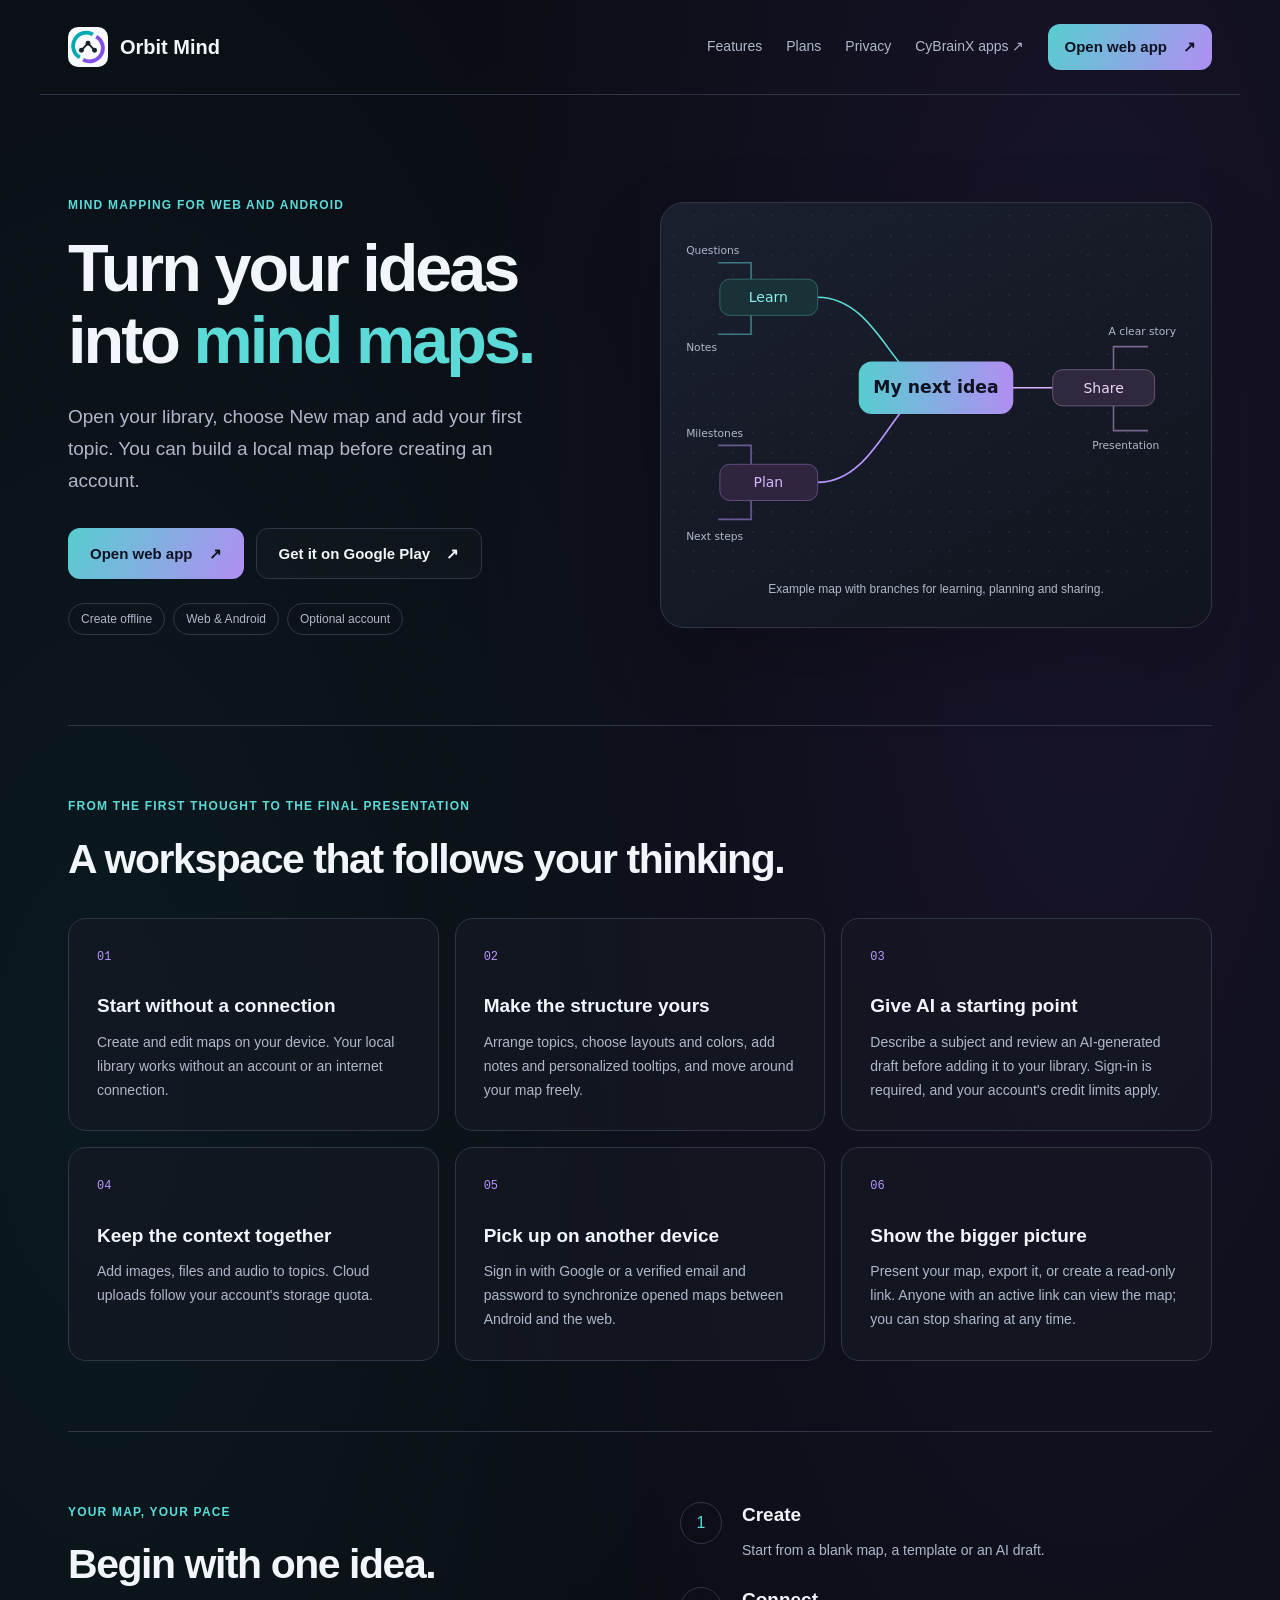
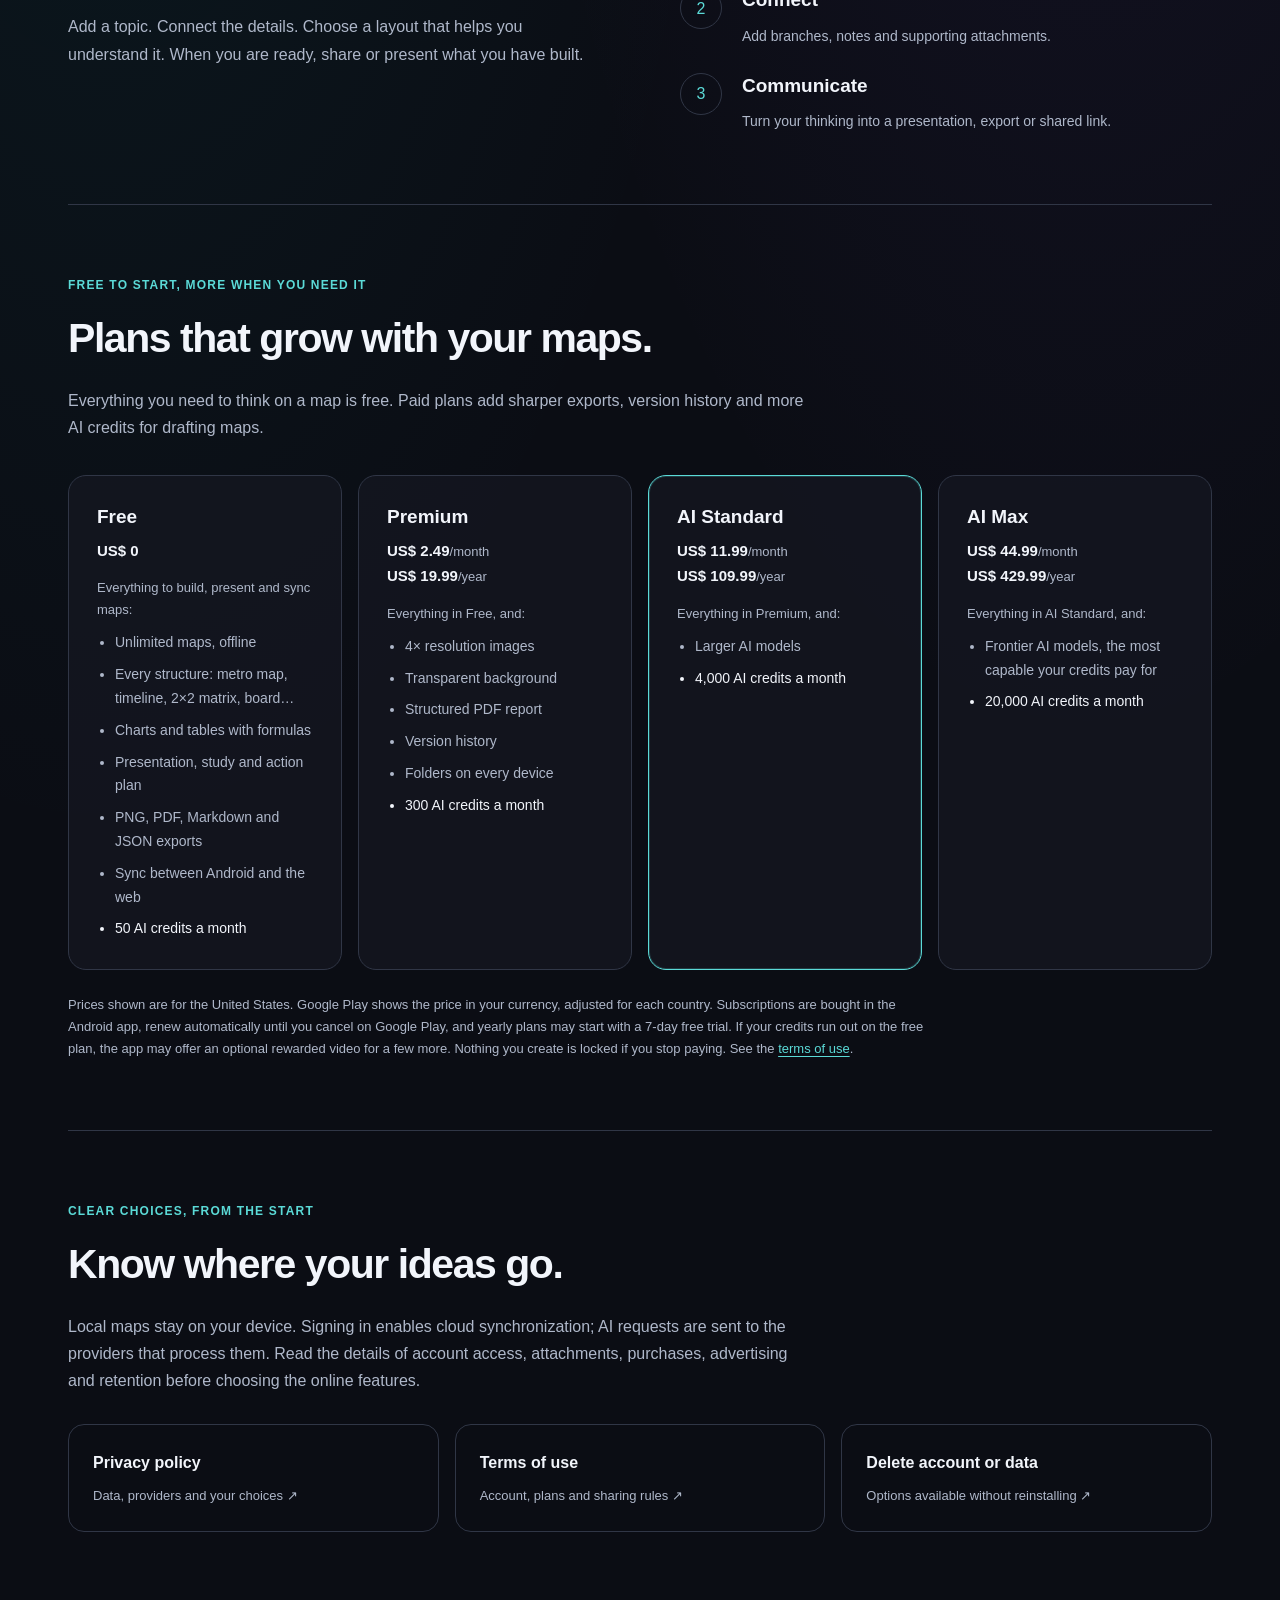
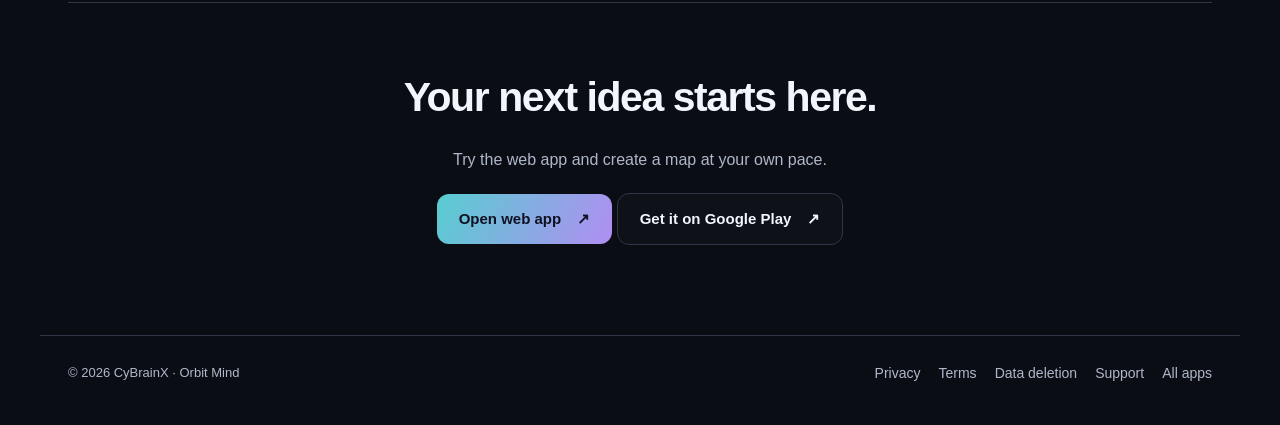
<file: orbit-mind/index.html>
<!DOCTYPE html>
<html lang="en">
<head>
  <meta charset="UTF-8">
  <meta name="viewport" content="width=device-width, initial-scale=1.0">
  <title>Orbit Mind | Mind Maps for Your Ideas — CyBrainX</title>
  <meta name="description" content="Create mind maps offline with Orbit Mind. Organize ideas, build AI drafts, add attachments, present your maps and share read-only links.">
  <link rel="canonical" href="https://cybrainx.com/orbit-mind/">
  <meta property="og:title" content="Orbit Mind — Give your ideas room to grow">
  <meta property="og:description" content="Mind maps for studying, planning and presenting. Start locally, then sign in for cloud sync and AI.">
  <meta property="og:url" content="https://cybrainx.com/orbit-mind/">
  <meta property="og:type" content="website">
  <meta property="og:image" content="https://cybrainx.com/orbit-mind/logo.png">
  <meta name="theme-color" content="#0B0D14">
  <link rel="icon" href="logo.svg" type="image/svg+xml">
  <link rel="stylesheet" href="style.css">
</head>
<body>
  <a class="skip-link" href="#main">Skip to content</a>
  <header class="topbar product-topbar">
    <a class="brand" href="./"><img src="logo.svg" width="40" height="40" alt=""><span>Orbit Mind</span></a>
    <nav aria-label="Main navigation">
      <a href="#features">Features</a>
      <a href="#plans">Plans</a>
      <a href="#privacy">Privacy</a>
      <a href="../#apps">CyBrainX apps <span aria-hidden="true">↗</span></a>
    </nav>
    <a class="button primary header-launch" href="https://app.orbit-mind.workers.dev/">Open web app <span aria-hidden="true">↗</span></a>
  </header>
  <main id="main">
    <section class="hero">
      <div class="hero-copy">
        <p class="eyebrow">Mind mapping for web and Android</p>
        <h1>Turn your ideas into <span>mind maps.</span></h1>
        <p class="intro">Open your library, choose New map and add your first topic. You can build a local map before creating an account.</p>
        <div class="actions">
          <a class="button primary" href="https://app.orbit-mind.workers.dev/">Open web app <span aria-hidden="true">↗</span></a>
          <a class="button secondary" href="https://play.google.com/store/apps/details?id=com.cybrainx.orbitmind">Get it on Google Play <span aria-hidden="true">↗</span></a>
        </div>
        <div class="highlights"><span>Create offline</span><span>Web &amp; Android</span><span>Optional account</span></div>

      </div>
      <figure class="map-preview">
        <img src="mind-map.svg" width="640" height="440" alt="An example mind map connects My next idea to Learn, Plan and Share, with branches for notes, milestones and presentation.">
        <figcaption>Example map with branches for learning, planning and sharing.</figcaption>
      </figure>
    </section>
    <section id="features" class="section">
      <p class="eyebrow">From the first thought to the final presentation</p>
      <h2>A workspace that follows your thinking.</h2>
      <div class="features">
        <article><span class="feature-number">01</span><h3>Start without a connection</h3><p>Create and edit maps on your device. Your local library works without an account or an internet connection.</p></article>
        <article><span class="feature-number">02</span><h3>Make the structure yours</h3><p>Arrange topics, choose layouts and colors, add notes and personalized tooltips, and move around your map freely.</p></article>
        <article><span class="feature-number">03</span><h3>Give AI a starting point</h3><p>Describe a subject and review an AI-generated draft before adding it to your library. Sign-in is required, and your account's credit limits apply.</p></article>
        <article><span class="feature-number">04</span><h3>Keep the context together</h3><p>Add images, files and audio to topics. Cloud uploads follow your account's storage quota.</p></article>
        <article><span class="feature-number">05</span><h3>Pick up on another device</h3><p>Sign in with Google or a verified email and password to synchronize opened maps between Android and the web.</p></article>
        <article><span class="feature-number">06</span><h3>Show the bigger picture</h3><p>Present your map, export it, or create a read-only link. Anyone with an active link can view the map; you can stop sharing at any time.</p></article>
      </div>
    </section>
    <section class="section workflow">
      <div><p class="eyebrow">Your map, your pace</p><h2>Begin with one idea.</h2><p>Add a topic. Connect the details. Choose a layout that helps you understand it. When you are ready, share or present what you have built.</p></div>
      <ol><li><span>1</span><div><h3>Create</h3><p>Start from a blank map, a template or an AI draft.</p></div></li><li><span>2</span><div><h3>Connect</h3><p>Add branches, notes and supporting attachments.</p></div></li><li><span>3</span><div><h3>Communicate</h3><p>Turn your thinking into a presentation, export or shared link.</p></div></li></ol>
    </section>
    <section id="plans" class="section">
      <p class="eyebrow">Free to start, more when you need it</p>
      <h2>Plans that grow with your maps.</h2>
      <p class="plans-lead">Everything you need to think on a map is free. Paid plans add sharper exports, version history and more AI credits for drafting maps.</p>
      <div class="plans">
        <article><h3>Free</h3><p class="price">US$ 0</p><p class="plan-intro">Everything to build, present and sync maps:</p><ul><li>Unlimited maps, offline</li><li>Every structure: metro map, timeline, 2×2 matrix, board…</li><li>Charts and tables with formulas</li><li>Presentation, study and action plan</li><li>PNG, PDF, Markdown and JSON exports</li><li>Sync between Android and the web</li><li>50 AI credits a month</li></ul></article>
        <article><h3>Premium</h3><p class="price">US$ 2.49<span>/month</span><br>US$ 19.99<span>/year</span></p><p class="plan-intro">Everything in Free, and:</p><ul><li>4× resolution images</li><li>Transparent background</li><li>Structured PDF report</li><li>Version history</li><li>Folders on every device</li><li>300 AI credits a month</li></ul></article>
        <article class="highlight"><h3>AI Standard</h3><p class="price">US$ 11.99<span>/month</span><br>US$ 109.99<span>/year</span></p><p class="plan-intro">Everything in Premium, and:</p><ul><li>Larger AI models</li><li>4,000 AI credits a month</li></ul></article>
        <article><h3>AI Max</h3><p class="price">US$ 44.99<span>/month</span><br>US$ 429.99<span>/year</span></p><p class="plan-intro">Everything in AI Standard, and:</p><ul><li>Frontier AI models, the most capable your credits pay for</li><li>20,000 AI credits a month</li></ul></article>
      </div>
      <p class="plans-note">Prices shown are for the United States. Google Play shows the price in your currency, adjusted for each country. Subscriptions are bought in the Android app, renew automatically until you cancel on Google Play, and yearly plans may start with a 7-day free trial. If your credits run out on the free plan, the app may offer an optional rewarded video for a few more. Nothing you create is locked if you stop paying. See the <a href="terms-of-use.html">terms of use</a>.</p>
    </section>
    <section id="privacy" class="section trust">
      <p class="eyebrow">Clear choices, from the start</p>
      <h2>Know where your ideas go.</h2>
      <p>Local maps stay on your device. Signing in enables cloud synchronization; AI requests are sent to the providers that process them. Read the details of account access, attachments, purchases, advertising and retention before choosing the online features.</p>
      <div class="legal-links">
        <a href="privacy-policy.html"><strong>Privacy policy</strong><span>Data, providers and your choices ↗</span></a>
        <a href="terms-of-use.html"><strong>Terms of use</strong><span>Account, plans and sharing rules ↗</span></a>
        <a href="delete-account.html"><strong>Delete account or data</strong><span>Options available without reinstalling ↗</span></a>
      </div>
    </section>
    <section class="section closing"><h2>Your next idea starts here.</h2><p>Try the web app and create a map at your own pace.</p><a class="button primary" href="https://app.orbit-mind.workers.dev/">Open web app <span aria-hidden="true">↗</span></a> <a class="button secondary" href="https://play.google.com/store/apps/details?id=com.cybrainx.orbitmind">Get it on Google Play <span aria-hidden="true">↗</span></a></section>
  </main>
  <footer><p>© 2026 CyBrainX · Orbit Mind</p><nav aria-label="Footer navigation"><a href="privacy-policy.html">Privacy</a><a href="terms-of-use.html">Terms</a><a href="delete-account.html">Data deletion</a><a href="mailto:oberdan@cybrainx.com">Support</a><a href="../#apps">All apps</a></nav></footer>
</body>
</html>
</file>
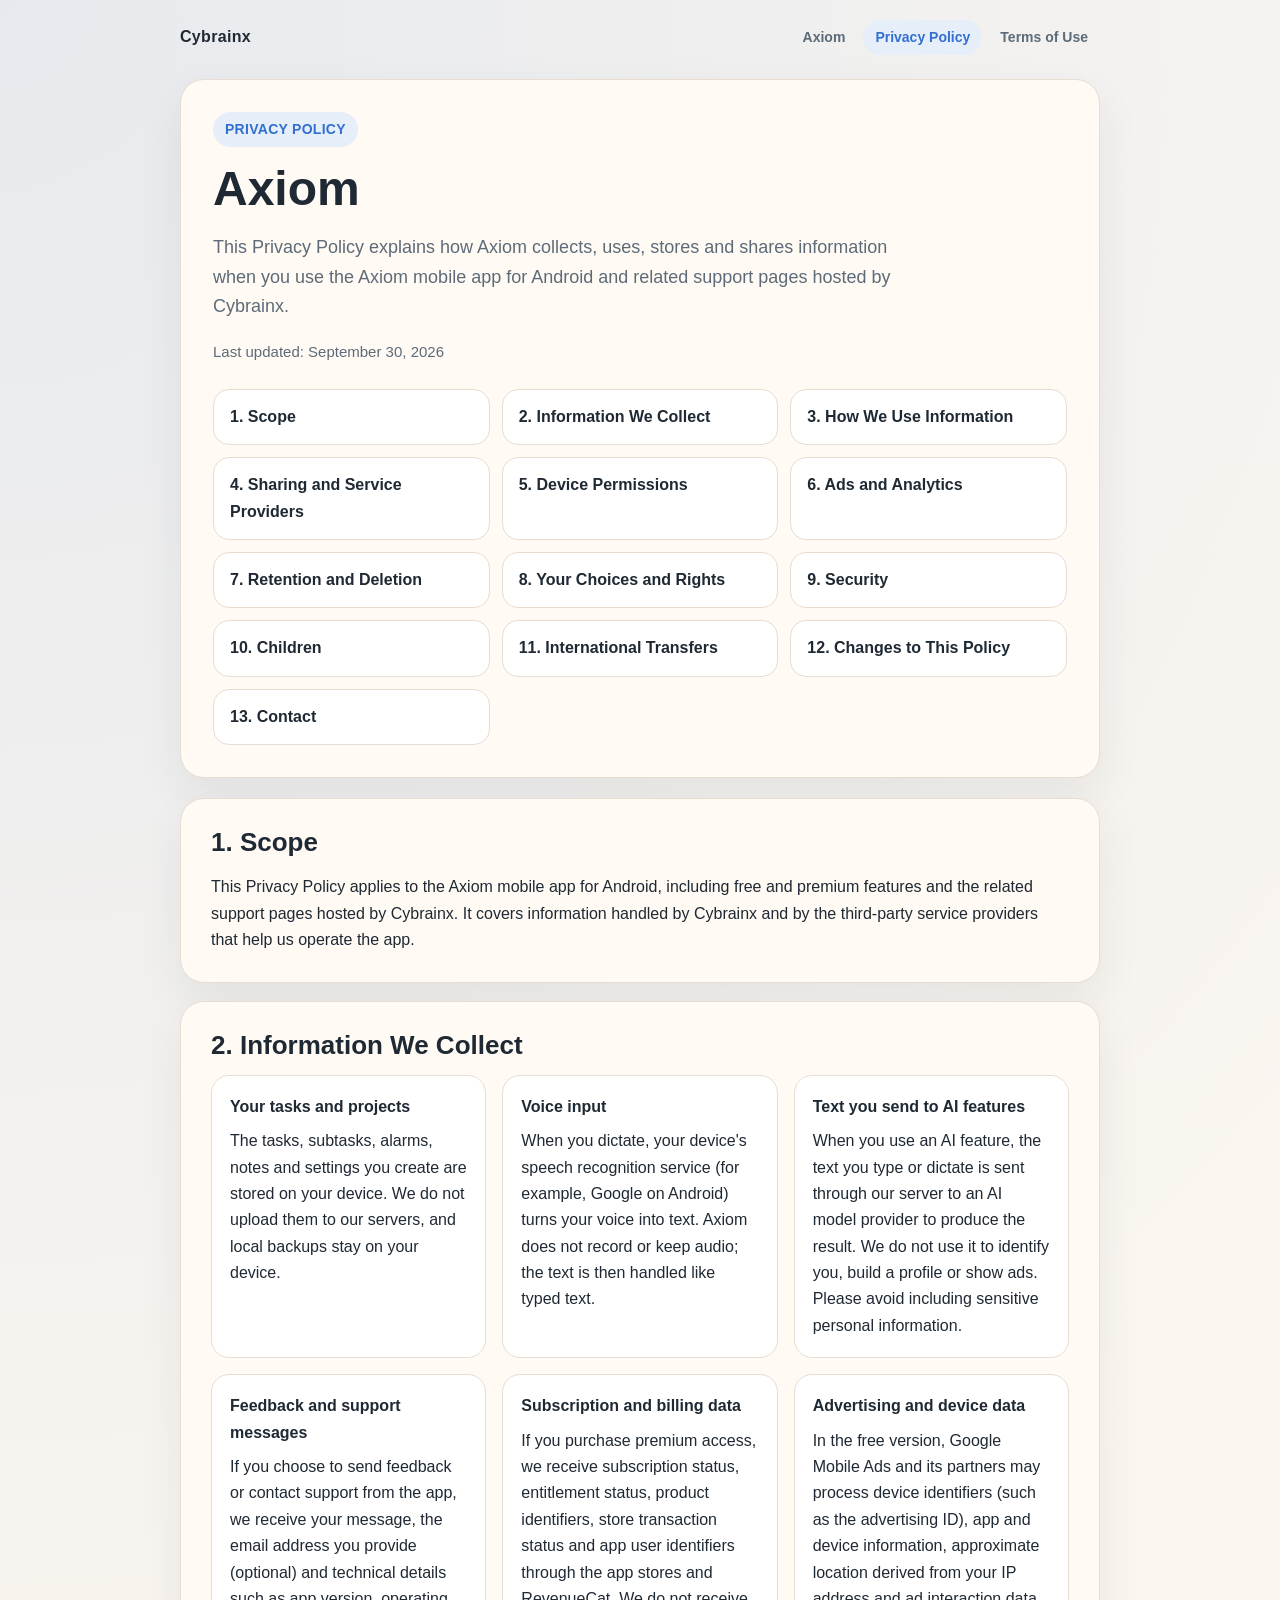
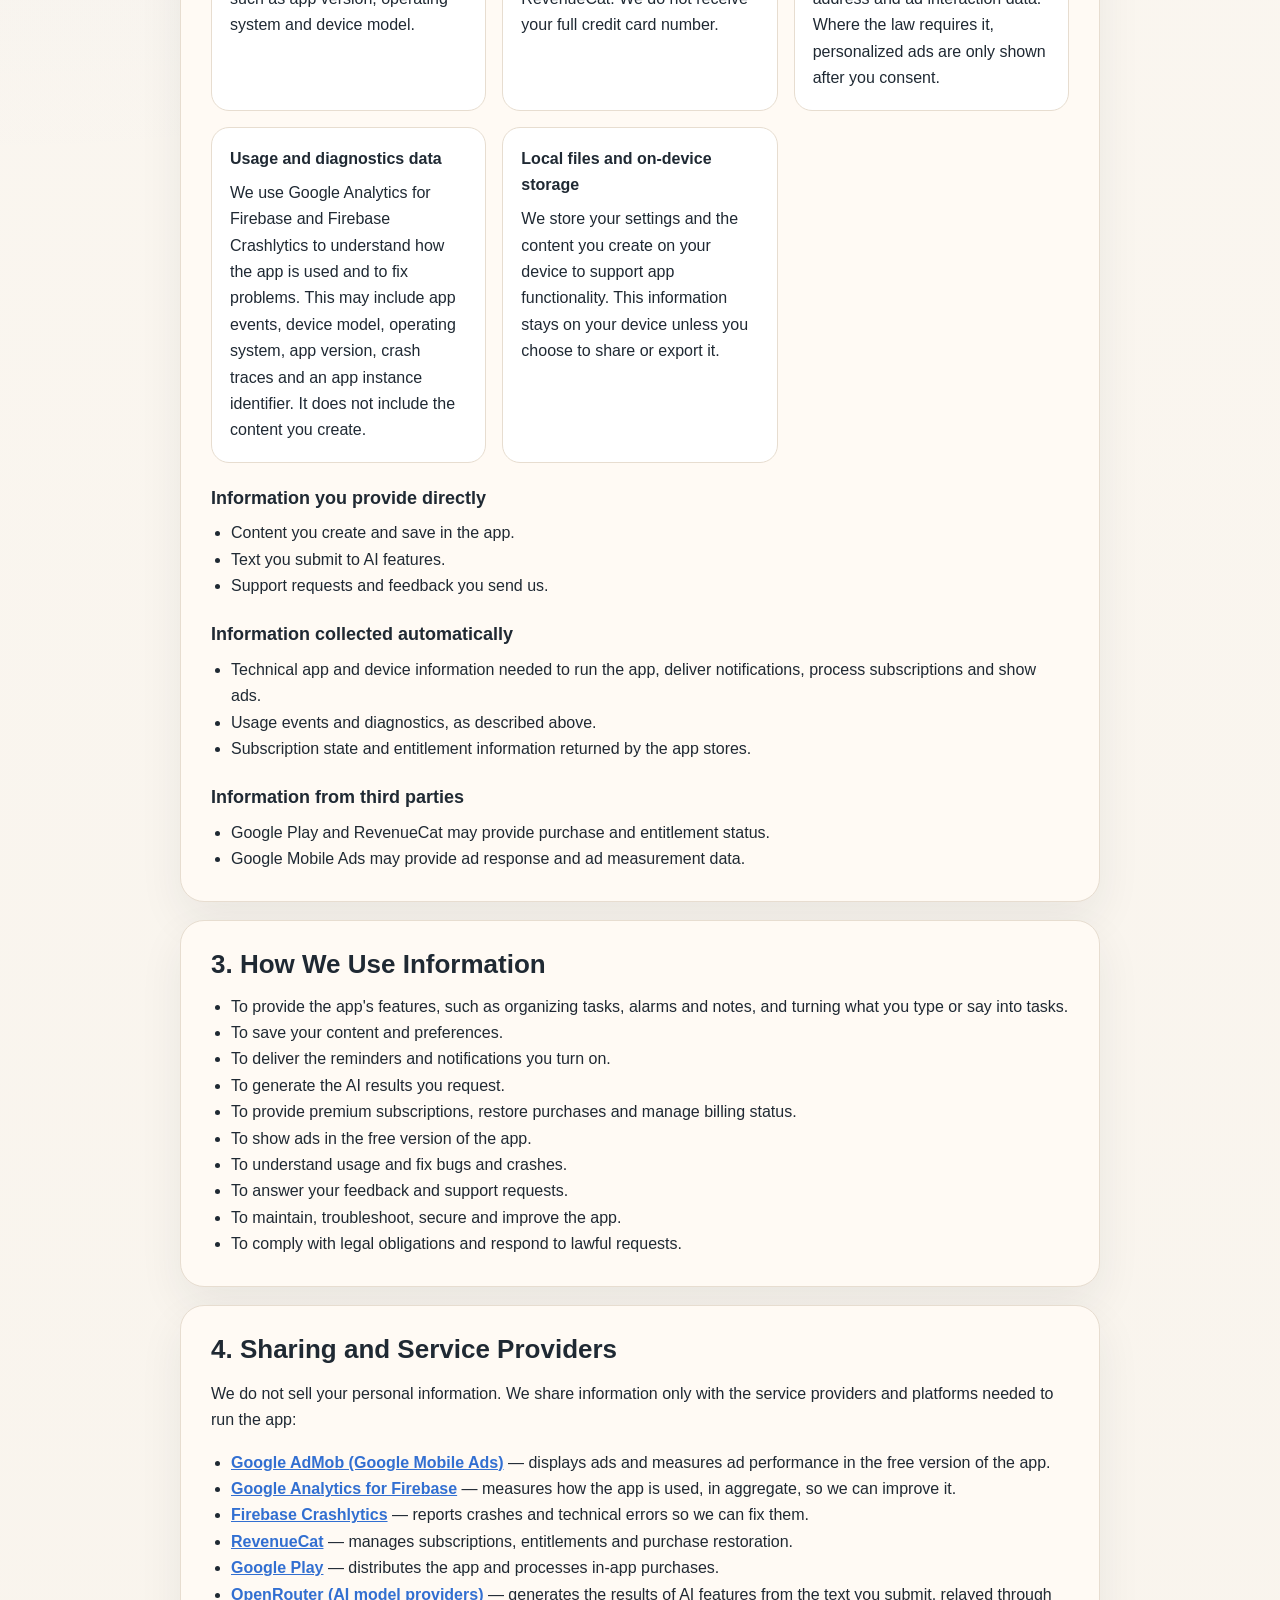
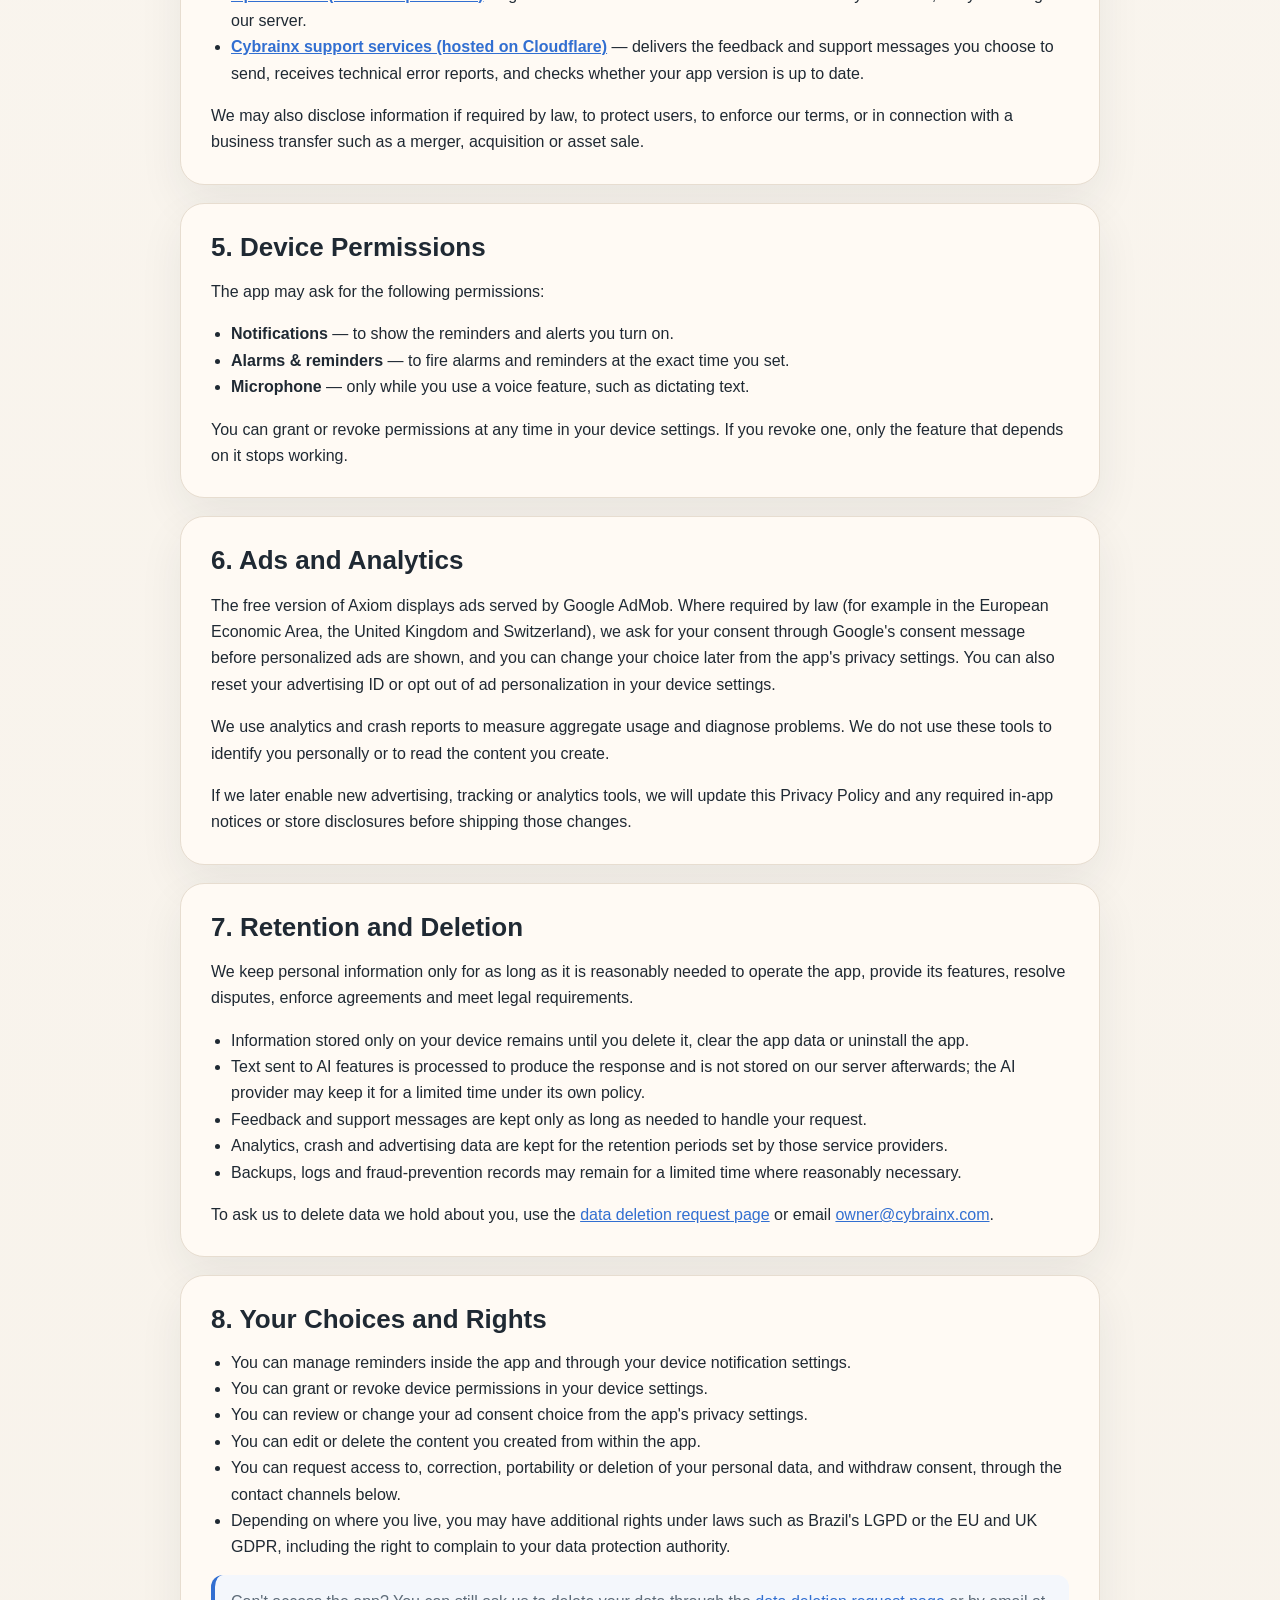
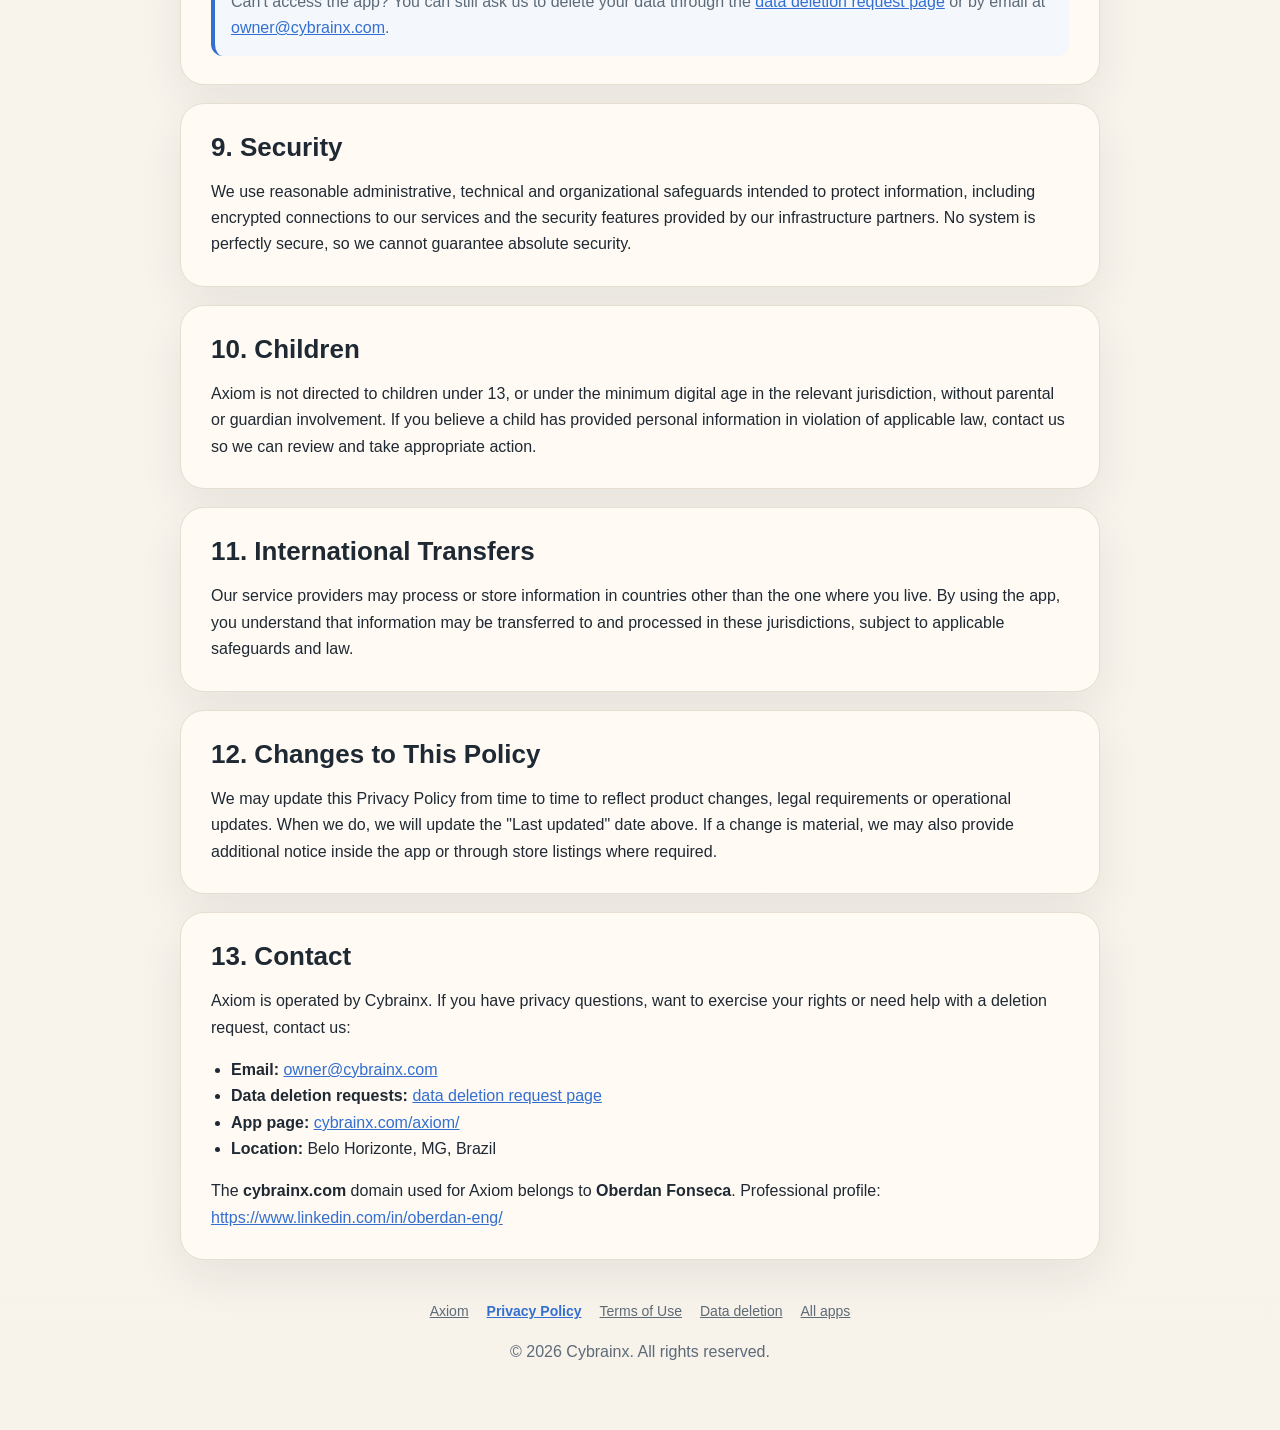
<file: axiom/privacy-policy.html>
<!DOCTYPE html>
<html lang="en">
  <head>
    <meta charset="UTF-8" />
    <meta name="viewport" content="width=device-width, initial-scale=1.0" />
    <meta name="generator" content="cybrainx-app-pages">
    <meta name="content-hash" content="eb4b5655a59d900b">
    <!-- Generated from _apps/axiom.json — edit that file, not this one. -->
    <title>Axiom Privacy Policy</title>
    <meta name="description" content="This Privacy Policy explains how Axiom collects, uses, stores and shares information when you use the Axiom mobile app for Android and related support pages hosted by Cybrainx." />
    <link rel="canonical" href="https://cybrainx.com/axiom/privacy-policy.html" />
    <link rel="stylesheet" href="../app-pages.css" />
    <style>:root { --accent: #326fd1; --accent-soft: #e6eef9; }</style>
  </head>
  <body class="legal-doc">
    <header class="topbar">
      <a class="brand" href="../index.html">Cybrainx</a>
      <nav aria-label="Axiom">
        <a href="index.html">Axiom</a>
        <a href="privacy-policy.html" aria-current="page">Privacy Policy</a>
        <a href="terms-of-use.html">Terms of Use</a>
      </nav>
    </header>

    <main class="container">
      <section class="hero">
        <span class="pill">Privacy Policy</span>
        <h1>Axiom</h1>
        <p class="lede">
          This Privacy Policy explains how Axiom collects, uses, stores and shares information when you use the Axiom mobile app for Android and related support pages hosted by Cybrainx.
        </p>
        <p class="meta" data-updated="2026-09-30">
          Last updated: September 30, 2026
        </p>

        <nav class="toc" aria-label="Table of contents">
          <a href="#scope">1. Scope</a>
          <a href="#collect">2. Information We Collect</a>
          <a href="#use">3. How We Use Information</a>
          <a href="#share">4. Sharing and Service Providers</a>
          <a href="#permissions">5. Device Permissions</a>
          <a href="#ads">6. Ads and Analytics</a>
          <a href="#retain">7. Retention and Deletion</a>
          <a href="#rights">8. Your Choices and Rights</a>
          <a href="#security">9. Security</a>
          <a href="#children">10. Children</a>
          <a href="#international">11. International Transfers</a>
          <a href="#changes">12. Changes to This Policy</a>
          <a href="#contact">13. Contact</a>
        </nav>
      </section>

      <section class="section" id="scope">
        <h2>1. Scope</h2>
        <p>This Privacy Policy applies to the Axiom mobile app for Android, including free and premium features and the related support pages hosted by Cybrainx. It covers information handled by Cybrainx and by the third-party service providers that help us operate the app.</p>
      </section>

      <section class="section" id="collect">
        <h2>2. Information We Collect</h2>
        <div class="grid">
        <div class="card"><strong>Your tasks and projects</strong>The tasks, subtasks, alarms, notes and settings you create are stored on your device. We do not upload them to our servers, and local backups stay on your device.</div>
        <div class="card"><strong>Voice input</strong>When you dictate, your device&#39;s speech recognition service (for example, Google on Android) turns your voice into text. Axiom does not record or keep audio; the text is then handled like typed text.</div>
        <div class="card"><strong>Text you send to AI features</strong>When you use an AI feature, the text you type or dictate is sent through our server to an AI model provider to produce the result. We do not use it to identify you, build a profile or show ads. Please avoid including sensitive personal information.</div>
        <div class="card"><strong>Feedback and support messages</strong>If you choose to send feedback or contact support from the app, we receive your message, the email address you provide (optional) and technical details such as app version, operating system and device model.</div>
        <div class="card"><strong>Subscription and billing data</strong>If you purchase premium access, we receive subscription status, entitlement status, product identifiers, store transaction status and app user identifiers through the app stores and RevenueCat. We do not receive your full credit card number.</div>
        <div class="card"><strong>Advertising and device data</strong>In the free version, Google Mobile Ads and its partners may process device identifiers (such as the advertising ID), app and device information, approximate location derived from your IP address and ad interaction data. Where the law requires it, personalized ads are only shown after you consent.</div>
        <div class="card"><strong>Usage and diagnostics data</strong>We use Google Analytics for Firebase and Firebase Crashlytics to understand how the app is used and to fix problems. This may include app events, device model, operating system, app version, crash traces and an app instance identifier. It does not include the content you create.</div>
        <div class="card"><strong>Local files and on-device storage</strong>We store your settings and the content you create on your device to support app functionality. This information stays on your device unless you choose to share or export it.</div>
        </div>
        <h3>Information you provide directly</h3>
        <ul>
          <li>Content you create and save in the app.</li>
          <li>Text you submit to AI features.</li>
          <li>Support requests and feedback you send us.</li>
        </ul>
        <h3>Information collected automatically</h3>
        <ul>
          <li>Technical app and device information needed to run the app, deliver notifications, process subscriptions and show ads.</li>
          <li>Usage events and diagnostics, as described above.</li>
          <li>Subscription state and entitlement information returned by the app stores.</li>
        </ul>
        <h3>Information from third parties</h3>
        <ul>
          <li>Google Play and RevenueCat may provide purchase and entitlement status.</li>
          <li>Google Mobile Ads may provide ad response and ad measurement data.</li>
        </ul>
      </section>

      <section class="section" id="use">
        <h2>3. How We Use Information</h2>
        <ul>
          <li>To provide the app's features, such as organizing tasks, alarms and notes, and turning what you type or say into tasks.</li>
          <li>To save your content and preferences.</li>
          <li>To deliver the reminders and notifications you turn on.</li>
          <li>To generate the AI results you request.</li>
          <li>To provide premium subscriptions, restore purchases and manage billing status.</li>
          <li>To show ads in the free version of the app.</li>
          <li>To understand usage and fix bugs and crashes.</li>
          <li>To answer your feedback and support requests.</li>
          <li>To maintain, troubleshoot, secure and improve the app.</li>
          <li>To comply with legal obligations and respond to lawful requests.</li>
        </ul>
      </section>

      <section class="section" id="share">
        <h2>4. Sharing and Service Providers</h2>
        <p>We do not sell your personal information. We share information only with the service providers and platforms needed to run the app:</p><ul>
          <li><strong><a href="https://policies.google.com/technologies/partner-sites" target="_blank" rel="noopener">Google AdMob (Google Mobile Ads)</a></strong> — displays ads and measures ad performance in the free version of the app.</li>
          <li><strong><a href="https://firebase.google.com/support/privacy" target="_blank" rel="noopener">Google Analytics for Firebase</a></strong> — measures how the app is used, in aggregate, so we can improve it.</li>
          <li><strong><a href="https://firebase.google.com/support/privacy" target="_blank" rel="noopener">Firebase Crashlytics</a></strong> — reports crashes and technical errors so we can fix them.</li>
          <li><strong><a href="https://www.revenuecat.com/privacy" target="_blank" rel="noopener">RevenueCat</a></strong> — manages subscriptions, entitlements and purchase restoration.</li>
          <li><strong><a href="https://policies.google.com/privacy" target="_blank" rel="noopener">Google Play</a></strong> — distributes the app and processes in-app purchases.</li>
          <li><strong><a href="https://openrouter.ai/privacy" target="_blank" rel="noopener">OpenRouter (AI model providers)</a></strong> — generates the results of AI features from the text you submit, relayed through our server.</li>
          <li><strong><a href="https://www.cloudflare.com/privacypolicy/" target="_blank" rel="noopener">Cybrainx support services (hosted on Cloudflare)</a></strong> — delivers the feedback and support messages you choose to send, receives technical error reports, and checks whether your app version is up to date.</li>
        </ul>
        <p>We may also disclose information if required by law, to protect users, to enforce our terms, or in connection with a business transfer such as a merger, acquisition or asset sale.</p>
      </section>

      <section class="section" id="permissions">
        <h2>5. Device Permissions</h2>
        <p>The app may ask for the following permissions:</p>
        <ul>
          <li><strong>Notifications</strong> — to show the reminders and alerts you turn on.</li>
          <li><strong>Alarms &amp; reminders</strong> — to fire alarms and reminders at the exact time you set.</li>
          <li><strong>Microphone</strong> — only while you use a voice feature, such as dictating text.</li>
        </ul>
        <p>You can grant or revoke permissions at any time in your device settings. If you revoke one, only the feature that depends on it stops working.</p>
      </section>

      <section class="section" id="ads">
        <h2>6. Ads and Analytics</h2>
        <p>The free version of Axiom displays ads served by Google AdMob. Where required by law (for example in the European Economic Area, the United Kingdom and Switzerland), we ask for your consent through Google's consent message before personalized ads are shown, and you can change your choice later from the app's privacy settings. You can also reset your advertising ID or opt out of ad personalization in your device settings.</p>
        <p>We use analytics and crash reports to measure aggregate usage and diagnose problems. We do not use these tools to identify you personally or to read the content you create.</p>
        <p>If we later enable new advertising, tracking or analytics tools, we will update this Privacy Policy and any required in-app notices or store disclosures before shipping those changes.</p>
      </section>

      <section class="section" id="retain">
        <h2>7. Retention and Deletion</h2>
        <p>We keep personal information only for as long as it is reasonably needed to operate the app, provide its features, resolve disputes, enforce agreements and meet legal requirements.</p>
        <ul>
          <li>Information stored only on your device remains until you delete it, clear the app data or uninstall the app.</li>
          <li>Text sent to AI features is processed to produce the response and is not stored on our server afterwards; the AI provider may keep it for a limited time under its own policy.</li>
          <li>Feedback and support messages are kept only as long as needed to handle your request.</li>
          <li>Analytics, crash and advertising data are kept for the retention periods set by those service providers.</li>
          <li>Backups, logs and fraud-prevention records may remain for a limited time where reasonably necessary.</li>
        </ul>
        <p>To ask us to delete data we hold about you, use the <a href="../data-deletion-request.html?app=axiom">data deletion request page</a> or email <a href="mailto:owner@cybrainx.com">owner@cybrainx.com</a>.</p>
      </section>

      <section class="section" id="rights">
        <h2>8. Your Choices and Rights</h2>
        <ul>
          <li>You can manage reminders inside the app and through your device notification settings.</li>
          <li>You can grant or revoke device permissions in your device settings.</li>
          <li>You can review or change your ad consent choice from the app's privacy settings.</li>
          <li>You can edit or delete the content you created from within the app.</li>
          <li>You can request access to, correction, portability or deletion of your personal data, and withdraw consent, through the contact channels below.</li>
          <li>Depending on where you live, you may have additional rights under laws such as Brazil's LGPD or the EU and UK GDPR, including the right to complain to your data protection authority.</li>
        </ul>
        <div class="note">Can't access the app? You can still ask us to delete your data through the <a href="../data-deletion-request.html?app=axiom">data deletion request page</a> or by email at <a href="mailto:owner@cybrainx.com">owner@cybrainx.com</a>.</div>
      </section>

      <section class="section" id="security">
        <h2>9. Security</h2>
        <p>We use reasonable administrative, technical and organizational safeguards intended to protect information, including encrypted connections to our services and the security features provided by our infrastructure partners. No system is perfectly secure, so we cannot guarantee absolute security.</p>
      </section>

      <section class="section" id="children">
        <h2>10. Children</h2>
        <p>Axiom is not directed to children under 13, or under the minimum digital age in the relevant jurisdiction, without parental or guardian involvement. If you believe a child has provided personal information in violation of applicable law, contact us so we can review and take appropriate action.</p>
      </section>

      <section class="section" id="international">
        <h2>11. International Transfers</h2>
        <p>Our service providers may process or store information in countries other than the one where you live. By using the app, you understand that information may be transferred to and processed in these jurisdictions, subject to applicable safeguards and law.</p>
      </section>

      <section class="section" id="changes">
        <h2>12. Changes to This Policy</h2>
        <p>We may update this Privacy Policy from time to time to reflect product changes, legal requirements or operational updates. When we do, we will update the "Last updated" date above. If a change is material, we may also provide additional notice inside the app or through store listings where required.</p>
      </section>

      <section class="section" id="contact">
        <h2>13. Contact</h2>
        <p>Axiom is operated by Cybrainx. If you have privacy questions, want to exercise your rights or need help with a deletion request, contact us:</p>
        <ul>
          <li><strong>Email:</strong> <a href="mailto:owner@cybrainx.com">owner@cybrainx.com</a></li>
          <li><strong>Data deletion requests:</strong> <a href="../data-deletion-request.html?app=axiom">data deletion request page</a></li>
          <li><strong>App page:</strong> <a href="index.html">cybrainx.com/axiom/</a></li>
          <li><strong>Location:</strong> Belo Horizonte, MG, Brazil</li>
        </ul>
        <p>The <strong>cybrainx.com</strong> domain used for Axiom belongs to <strong>Oberdan Fonseca</strong>. Professional profile: <a href="https://www.linkedin.com/in/oberdan-eng/" target="_blank" rel="noopener">https://www.linkedin.com/in/oberdan-eng/</a></p>
      </section>
    </main>

    <footer class="site-footer">
      <div class="footer-links">
        <a href="index.html">Axiom</a>
        <a href="privacy-policy.html" aria-current="page">Privacy Policy</a>
        <a href="terms-of-use.html">Terms of Use</a>
        <a href="../data-deletion-request.html?app=axiom">Data deletion</a>
        <a href="../index.html#apps">All apps</a>
      </div>
      <p>&copy; 2026 Cybrainx. All rights reserved.</p>
    </footer>
  </body>
</html>
</file>
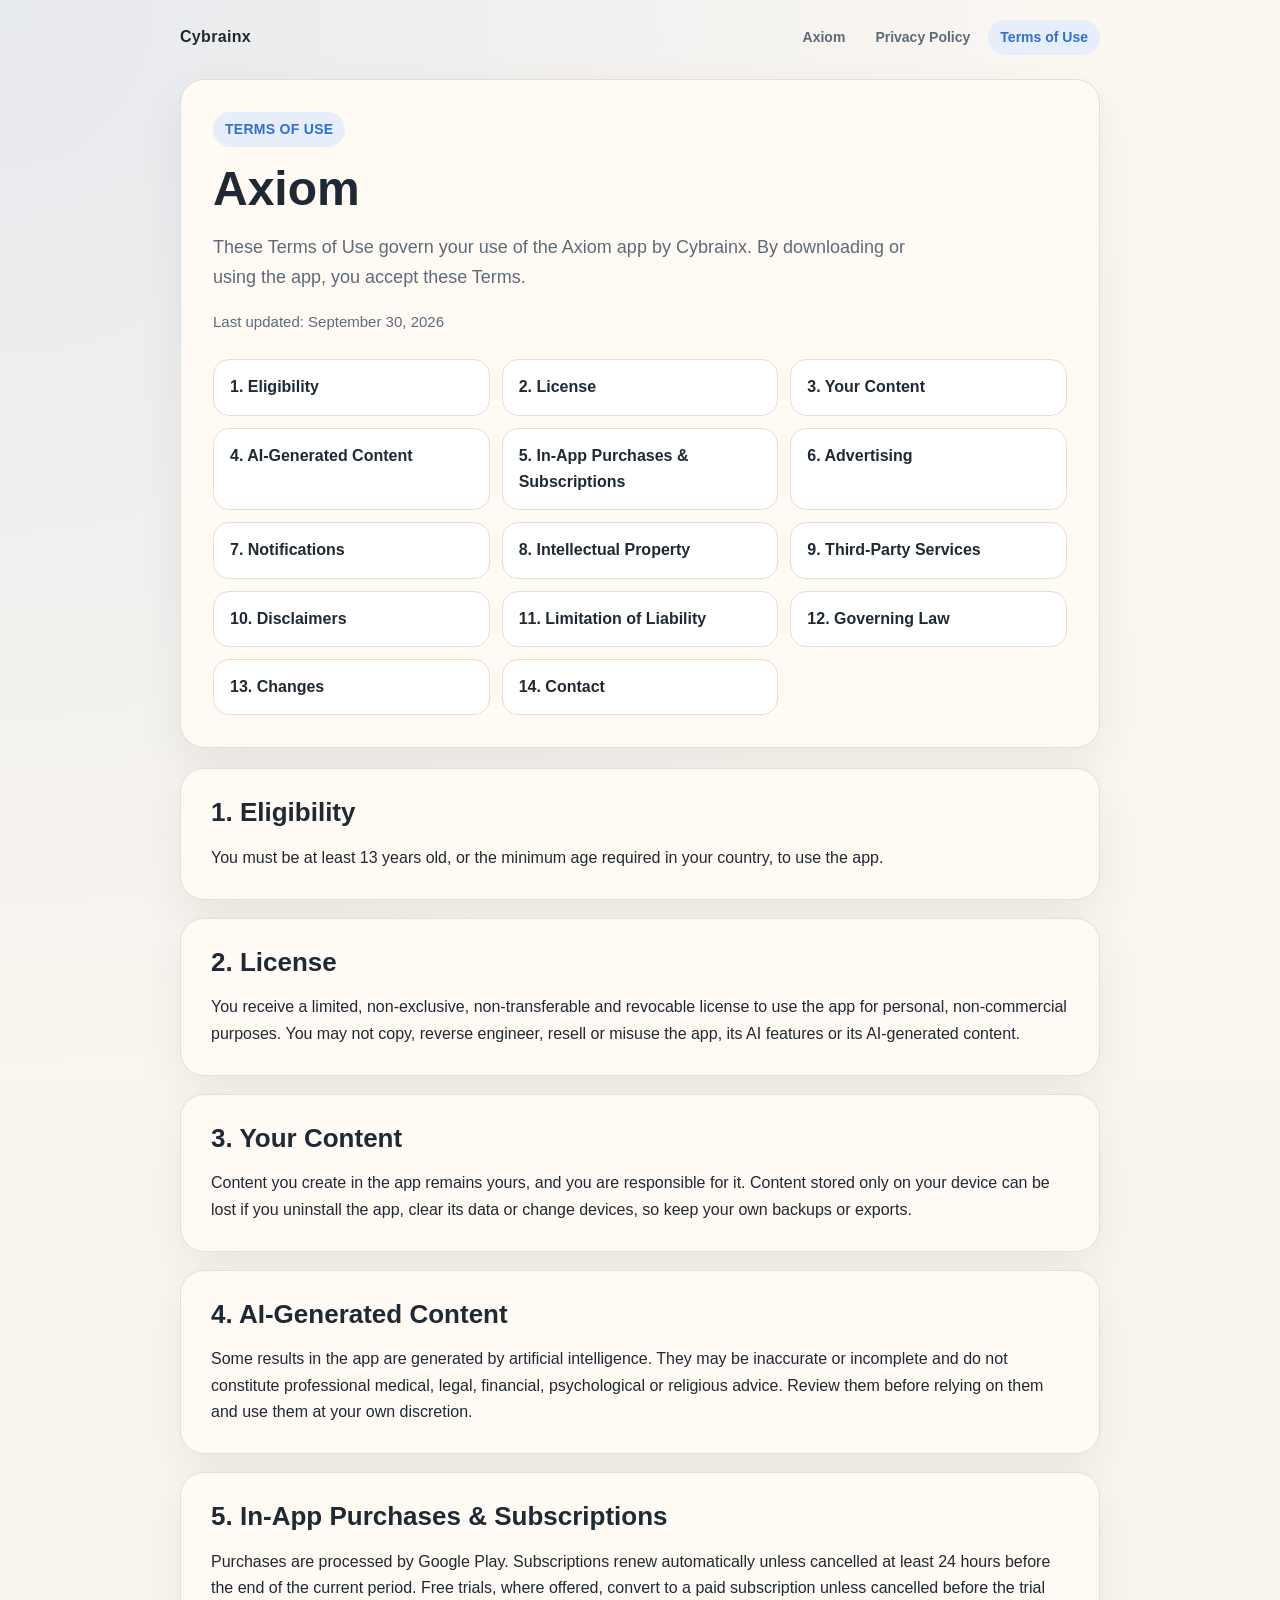
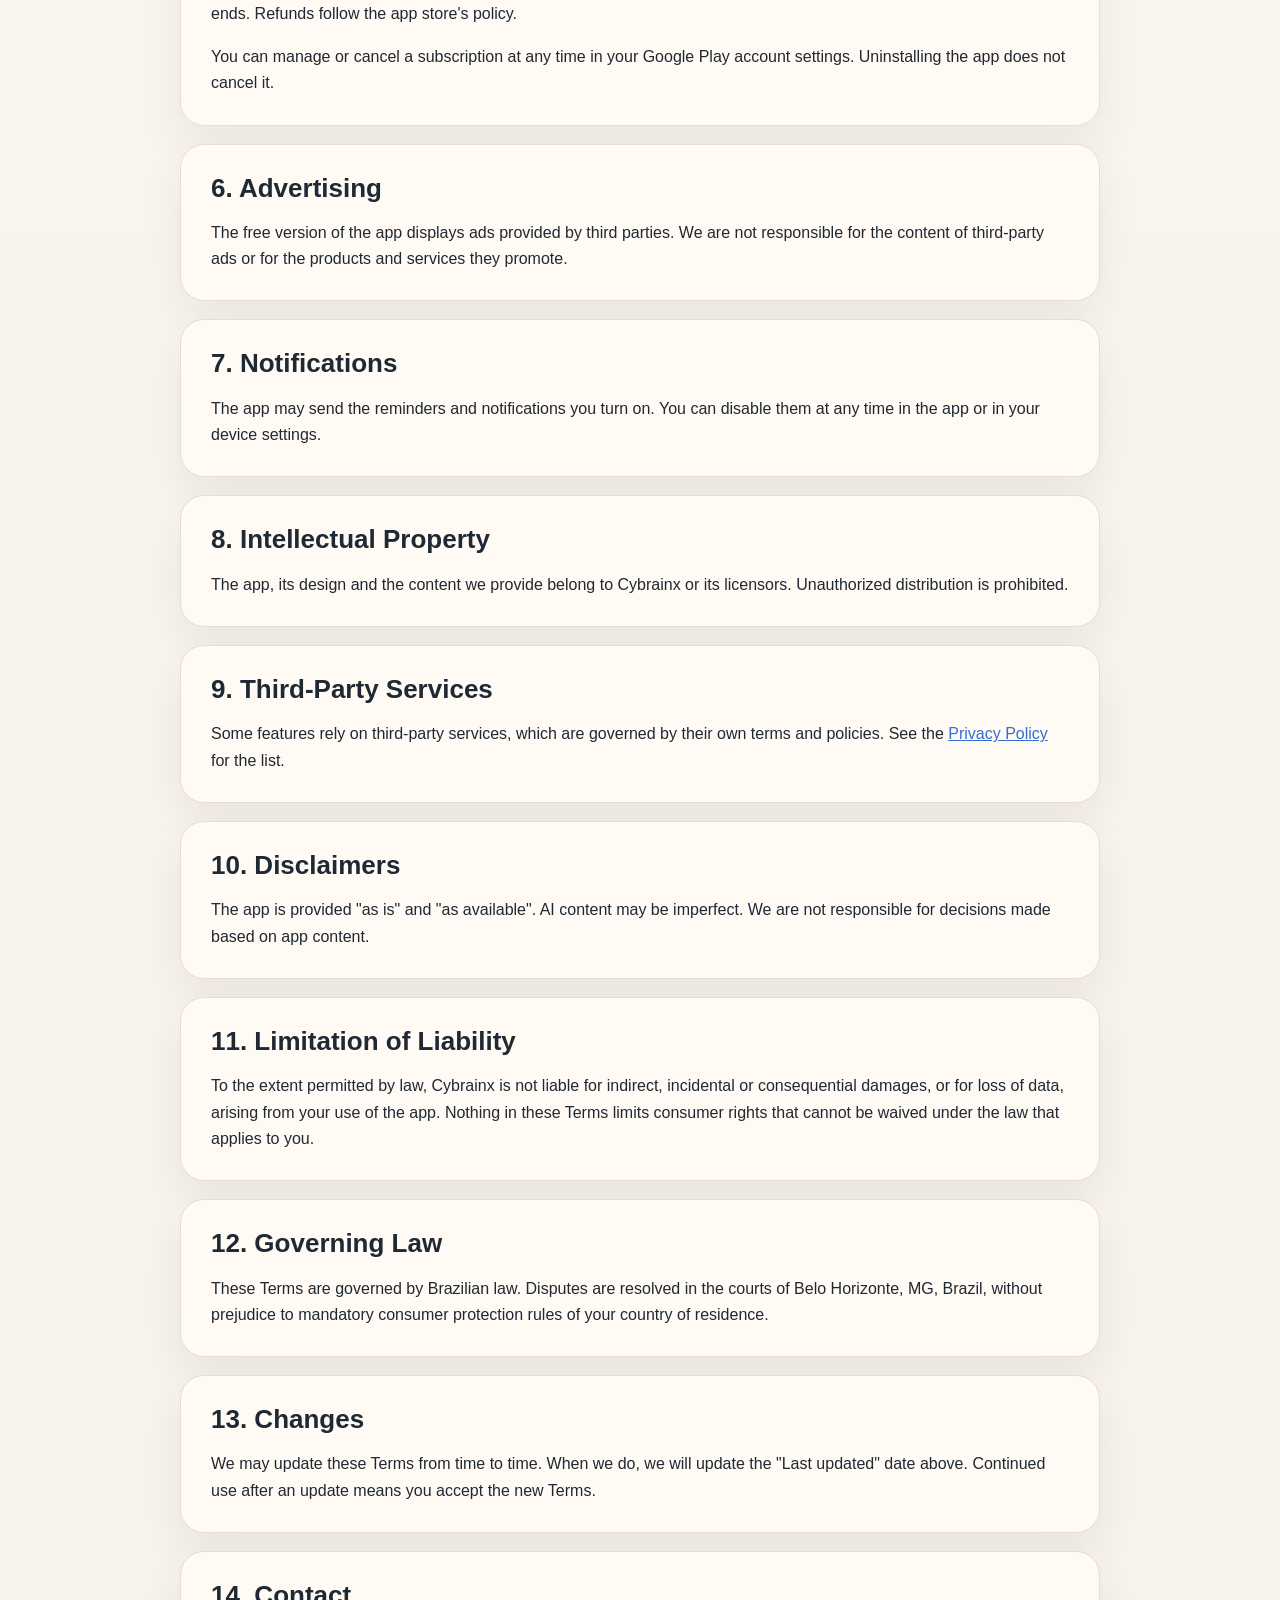
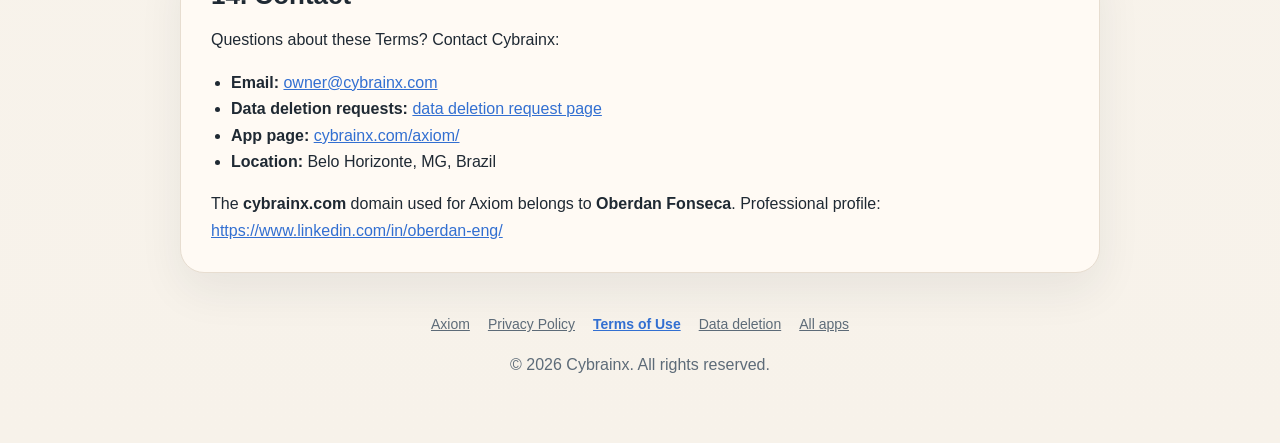
<file: axiom/terms-of-use.html>
<!DOCTYPE html>
<html lang="en">
  <head>
    <meta charset="UTF-8" />
    <meta name="viewport" content="width=device-width, initial-scale=1.0" />
    <meta name="generator" content="cybrainx-app-pages">
    <meta name="content-hash" content="154bf3c9dac40b56">
    <!-- Generated from _apps/axiom.json — edit that file, not this one. -->
    <title>Axiom Terms of Use</title>
    <meta name="description" content="These Terms of Use govern your use of the Axiom app by Cybrainx. By downloading or using the app, you accept these Terms." />
    <link rel="canonical" href="https://cybrainx.com/axiom/terms-of-use.html" />
    <link rel="stylesheet" href="../app-pages.css" />
    <style>:root { --accent: #326fd1; --accent-soft: #e6eef9; }</style>
  </head>
  <body class="legal-doc">
    <header class="topbar">
      <a class="brand" href="../index.html">Cybrainx</a>
      <nav aria-label="Axiom">
        <a href="index.html">Axiom</a>
        <a href="privacy-policy.html">Privacy Policy</a>
        <a href="terms-of-use.html" aria-current="page">Terms of Use</a>
      </nav>
    </header>

    <main class="container">
      <section class="hero">
        <span class="pill">Terms of Use</span>
        <h1>Axiom</h1>
        <p class="lede">
          These Terms of Use govern your use of the Axiom app by Cybrainx. By downloading or using the app, you accept these Terms.
        </p>
        <p class="meta" data-updated="2026-09-30">
          Last updated: September 30, 2026
        </p>

        <nav class="toc" aria-label="Table of contents">
          <a href="#eligibility">1. Eligibility</a>
          <a href="#license">2. License</a>
          <a href="#content">3. Your Content</a>
          <a href="#ai">4. AI-Generated Content</a>
          <a href="#purchases">5. In-App Purchases &amp; Subscriptions</a>
          <a href="#ads">6. Advertising</a>
          <a href="#notifications">7. Notifications</a>
          <a href="#ip">8. Intellectual Property</a>
          <a href="#third-party">9. Third-Party Services</a>
          <a href="#disclaimers">10. Disclaimers</a>
          <a href="#liability">11. Limitation of Liability</a>
          <a href="#law">12. Governing Law</a>
          <a href="#changes">13. Changes</a>
          <a href="#contact">14. Contact</a>
        </nav>
      </section>

      <section class="section" id="eligibility">
        <h2>1. Eligibility</h2>
        <p>You must be at least 13 years old, or the minimum age required in your country, to use the app.</p>
      </section>

      <section class="section" id="license">
        <h2>2. License</h2>
        <p>You receive a limited, non-exclusive, non-transferable and revocable license to use the app for personal, non-commercial purposes. You may not copy, reverse engineer, resell or misuse the app, its AI features or its AI-generated content.</p>
      </section>

      <section class="section" id="content">
        <h2>3. Your Content</h2>
        <p>Content you create in the app remains yours, and you are responsible for it. Content stored only on your device can be lost if you uninstall the app, clear its data or change devices, so keep your own backups or exports.</p>
      </section>

      <section class="section" id="ai">
        <h2>4. AI-Generated Content</h2>
        <p>Some results in the app are generated by artificial intelligence. They may be inaccurate or incomplete and do not constitute professional medical, legal, financial, psychological or religious advice. Review them before relying on them and use them at your own discretion.</p>
      </section>

      <section class="section" id="purchases">
        <h2>5. In-App Purchases &amp; Subscriptions</h2>
        <p>Purchases are processed by Google Play. Subscriptions renew automatically unless cancelled at least 24 hours before the end of the current period. Free trials, where offered, convert to a paid subscription unless cancelled before the trial ends. Refunds follow the app store's policy.</p>
        <p>You can manage or cancel a subscription at any time in your Google Play account settings. Uninstalling the app does not cancel it.</p>
      </section>

      <section class="section" id="ads">
        <h2>6. Advertising</h2>
        <p>The free version of the app displays ads provided by third parties. We are not responsible for the content of third-party ads or for the products and services they promote.</p>
      </section>

      <section class="section" id="notifications">
        <h2>7. Notifications</h2>
        <p>The app may send the reminders and notifications you turn on. You can disable them at any time in the app or in your device settings.</p>
      </section>

      <section class="section" id="ip">
        <h2>8. Intellectual Property</h2>
        <p>The app, its design and the content we provide belong to Cybrainx or its licensors. Unauthorized distribution is prohibited.</p>
      </section>

      <section class="section" id="third-party">
        <h2>9. Third-Party Services</h2>
        <p>Some features rely on third-party services, which are governed by their own terms and policies. See the <a href="privacy-policy.html">Privacy Policy</a> for the list.</p>
      </section>

      <section class="section" id="disclaimers">
        <h2>10. Disclaimers</h2>
        <p>The app is provided "as is" and "as available". AI content may be imperfect. We are not responsible for decisions made based on app content.</p>
      </section>

      <section class="section" id="liability">
        <h2>11. Limitation of Liability</h2>
        <p>To the extent permitted by law, Cybrainx is not liable for indirect, incidental or consequential damages, or for loss of data, arising from your use of the app. Nothing in these Terms limits consumer rights that cannot be waived under the law that applies to you.</p>
      </section>

      <section class="section" id="law">
        <h2>12. Governing Law</h2>
        <p>These Terms are governed by Brazilian law. Disputes are resolved in the courts of Belo Horizonte, MG, Brazil, without prejudice to mandatory consumer protection rules of your country of residence.</p>
      </section>

      <section class="section" id="changes">
        <h2>13. Changes</h2>
        <p>We may update these Terms from time to time. When we do, we will update the "Last updated" date above. Continued use after an update means you accept the new Terms.</p>
      </section>

      <section class="section" id="contact">
        <h2>14. Contact</h2>
        <p>Questions about these Terms? Contact Cybrainx:</p>
        <ul>
          <li><strong>Email:</strong> <a href="mailto:owner@cybrainx.com">owner@cybrainx.com</a></li>
          <li><strong>Data deletion requests:</strong> <a href="../data-deletion-request.html?app=axiom">data deletion request page</a></li>
          <li><strong>App page:</strong> <a href="index.html">cybrainx.com/axiom/</a></li>
          <li><strong>Location:</strong> Belo Horizonte, MG, Brazil</li>
        </ul>
        <p>The <strong>cybrainx.com</strong> domain used for Axiom belongs to <strong>Oberdan Fonseca</strong>. Professional profile: <a href="https://www.linkedin.com/in/oberdan-eng/" target="_blank" rel="noopener">https://www.linkedin.com/in/oberdan-eng/</a></p>
      </section>
    </main>

    <footer class="site-footer">
      <div class="footer-links">
        <a href="index.html">Axiom</a>
        <a href="privacy-policy.html">Privacy Policy</a>
        <a href="terms-of-use.html" aria-current="page">Terms of Use</a>
        <a href="../data-deletion-request.html?app=axiom">Data deletion</a>
        <a href="../index.html#apps">All apps</a>
      </div>
      <p>&copy; 2026 Cybrainx. All rights reserved.</p>
    </footer>
  </body>
</html>
</file>
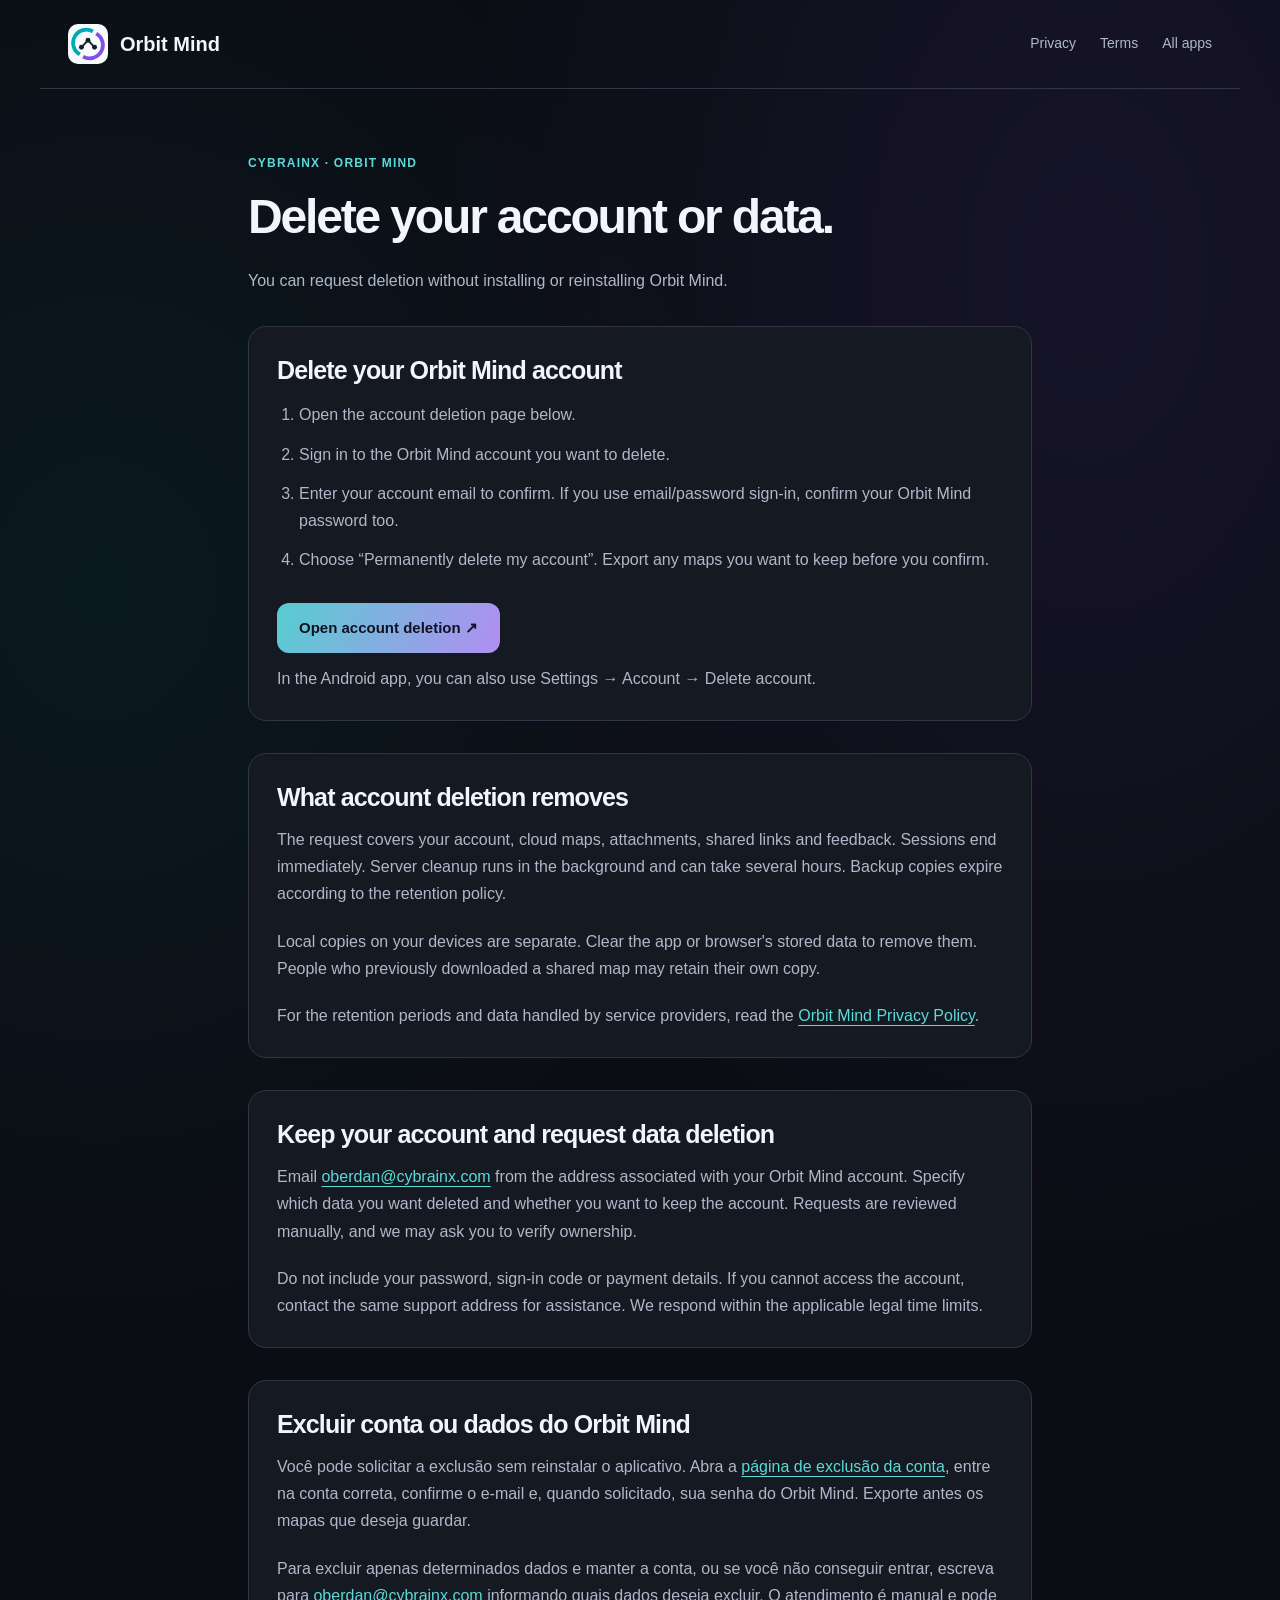
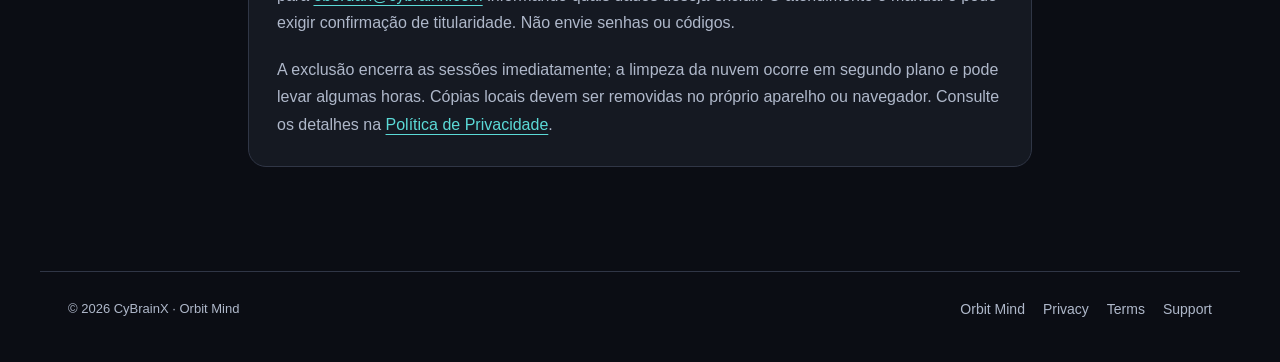
<file: orbit-mind/delete-account.html>
<!DOCTYPE html>
<html lang="en">
<head>
  <meta charset="UTF-8"><meta name="viewport" content="width=device-width, initial-scale=1.0">
  <title>Orbit Mind | Delete Account or Personal Data</title>
  <meta name="description" content="Request deletion of your Orbit Mind account or selected personal data. Use the web account page or contact Orbit Mind support without reinstalling the app.">
  <link rel="canonical" href="https://cybrainx.com/orbit-mind/delete-account.html">
  <link rel="icon" href="logo.svg" type="image/svg+xml"><link rel="stylesheet" href="style.css">
</head>
<body>
  <a class="skip-link" href="#main">Skip to content</a>
  <header class="topbar"><a class="brand" href="./"><img src="logo.svg" width="40" height="40" alt=""><span>Orbit Mind</span></a><nav aria-label="Main navigation"><a href="privacy-policy.html">Privacy</a><a href="terms-of-use.html">Terms</a><a href="../index.html">All apps</a></nav></header>
  <main id="main" class="legal-page">
    <p class="eyebrow">CyBrainX · Orbit Mind</p><h1>Delete your account or data.</h1>
    <p>You can request deletion without installing or reinstalling Orbit Mind.</p>
    <section><h2>Delete your Orbit Mind account</h2><ol><li>Open the account deletion page below.</li><li>Sign in to the Orbit Mind account you want to delete.</li><li>Enter your account email to confirm. If you use email/password sign-in, confirm your Orbit Mind password too.</li><li>Choose “Permanently delete my account”. Export any maps you want to keep before you confirm.</li></ol><div class="actions"><a class="button primary" href="https://app.orbit-mind.workers.dev/delete-account">Open account deletion ↗</a></div><p>In the Android app, you can also use Settings → Account → Delete account.</p></section>
    <section><h2>What account deletion removes</h2><p>The request covers your account, cloud maps, attachments, shared links and feedback. Sessions end immediately. Server cleanup runs in the background and can take several hours. Backup copies expire according to the retention policy.</p><p>Local copies on your devices are separate. Clear the app or browser's stored data to remove them. People who previously downloaded a shared map may retain their own copy.</p><p>For the retention periods and data handled by service providers, read the <a href="privacy-policy.html">Orbit Mind Privacy Policy</a>.</p></section>
    <section><h2>Keep your account and request data deletion</h2><p>Email <a href="mailto:oberdan@cybrainx.com?subject=Orbit%20Mind%20%E2%80%94%20data%20deletion%20request">oberdan@cybrainx.com</a> from the address associated with your Orbit Mind account. Specify which data you want deleted and whether you want to keep the account. Requests are reviewed manually, and we may ask you to verify ownership.</p><p>Do not include your password, sign-in code or payment details. If you cannot access the account, contact the same support address for assistance. We respond within the applicable legal time limits.</p></section>
    <section lang="pt-BR"><h2>Excluir conta ou dados do Orbit Mind</h2><p>Você pode solicitar a exclusão sem reinstalar o aplicativo. Abra a <a href="https://app.orbit-mind.workers.dev/delete-account">página de exclusão da conta</a>, entre na conta correta, confirme o e-mail e, quando solicitado, sua senha do Orbit Mind. Exporte antes os mapas que deseja guardar.</p><p>Para excluir apenas determinados dados e manter a conta, ou se você não conseguir entrar, escreva para <a href="mailto:oberdan@cybrainx.com?subject=Orbit%20Mind%20%E2%80%94%20solicita%C3%A7%C3%A3o%20de%20exclus%C3%A3o">oberdan@cybrainx.com</a> informando quais dados deseja excluir. O atendimento é manual e pode exigir confirmação de titularidade. Não envie senhas ou códigos.</p><p>A exclusão encerra as sessões imediatamente; a limpeza da nuvem ocorre em segundo plano e pode levar algumas horas. Cópias locais devem ser removidas no próprio aparelho ou navegador. Consulte os detalhes na <a href="privacy-policy.html">Política de Privacidade</a>.</p></section>
  </main>
  <footer><p>© 2026 CyBrainX · Orbit Mind</p><nav aria-label="Footer navigation"><a href="./">Orbit Mind</a><a href="privacy-policy.html">Privacy</a><a href="terms-of-use.html">Terms</a><a href="mailto:oberdan@cybrainx.com">Support</a></nav></footer>
</body>
</html>
</file>
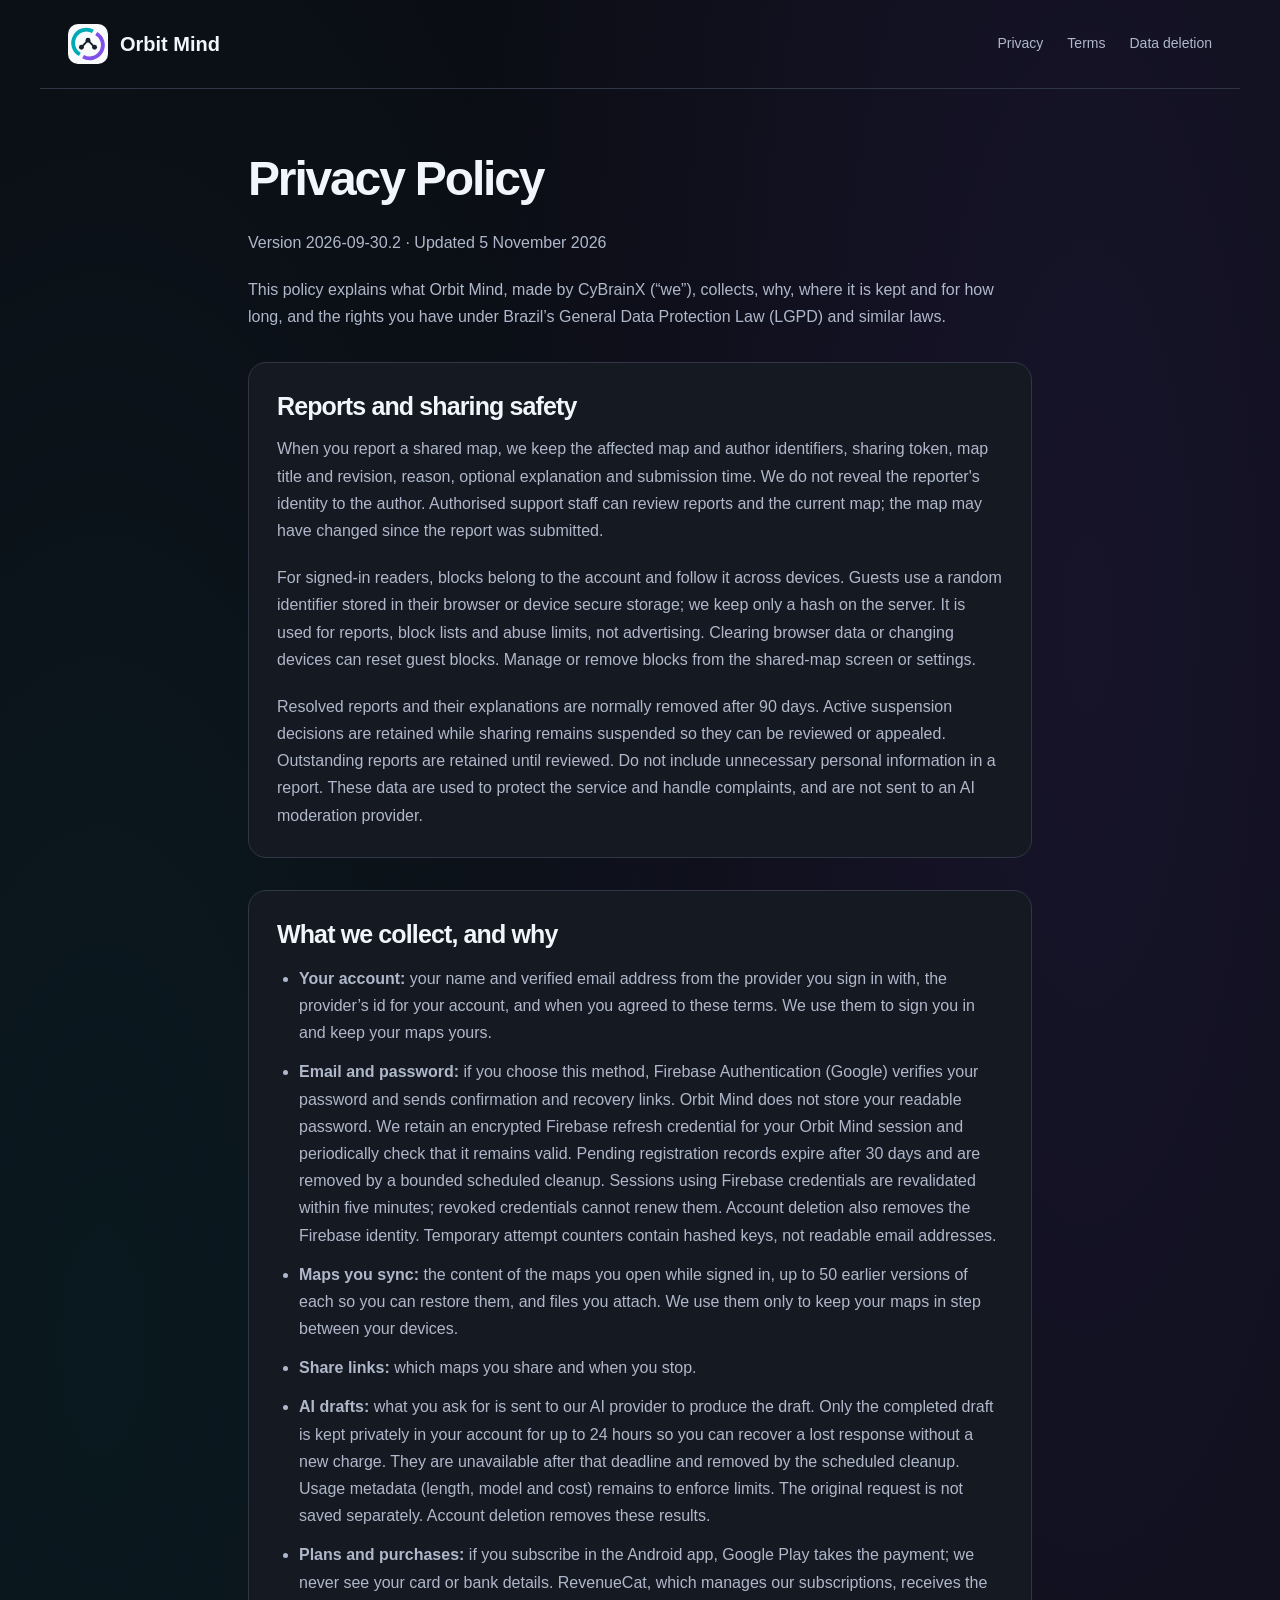
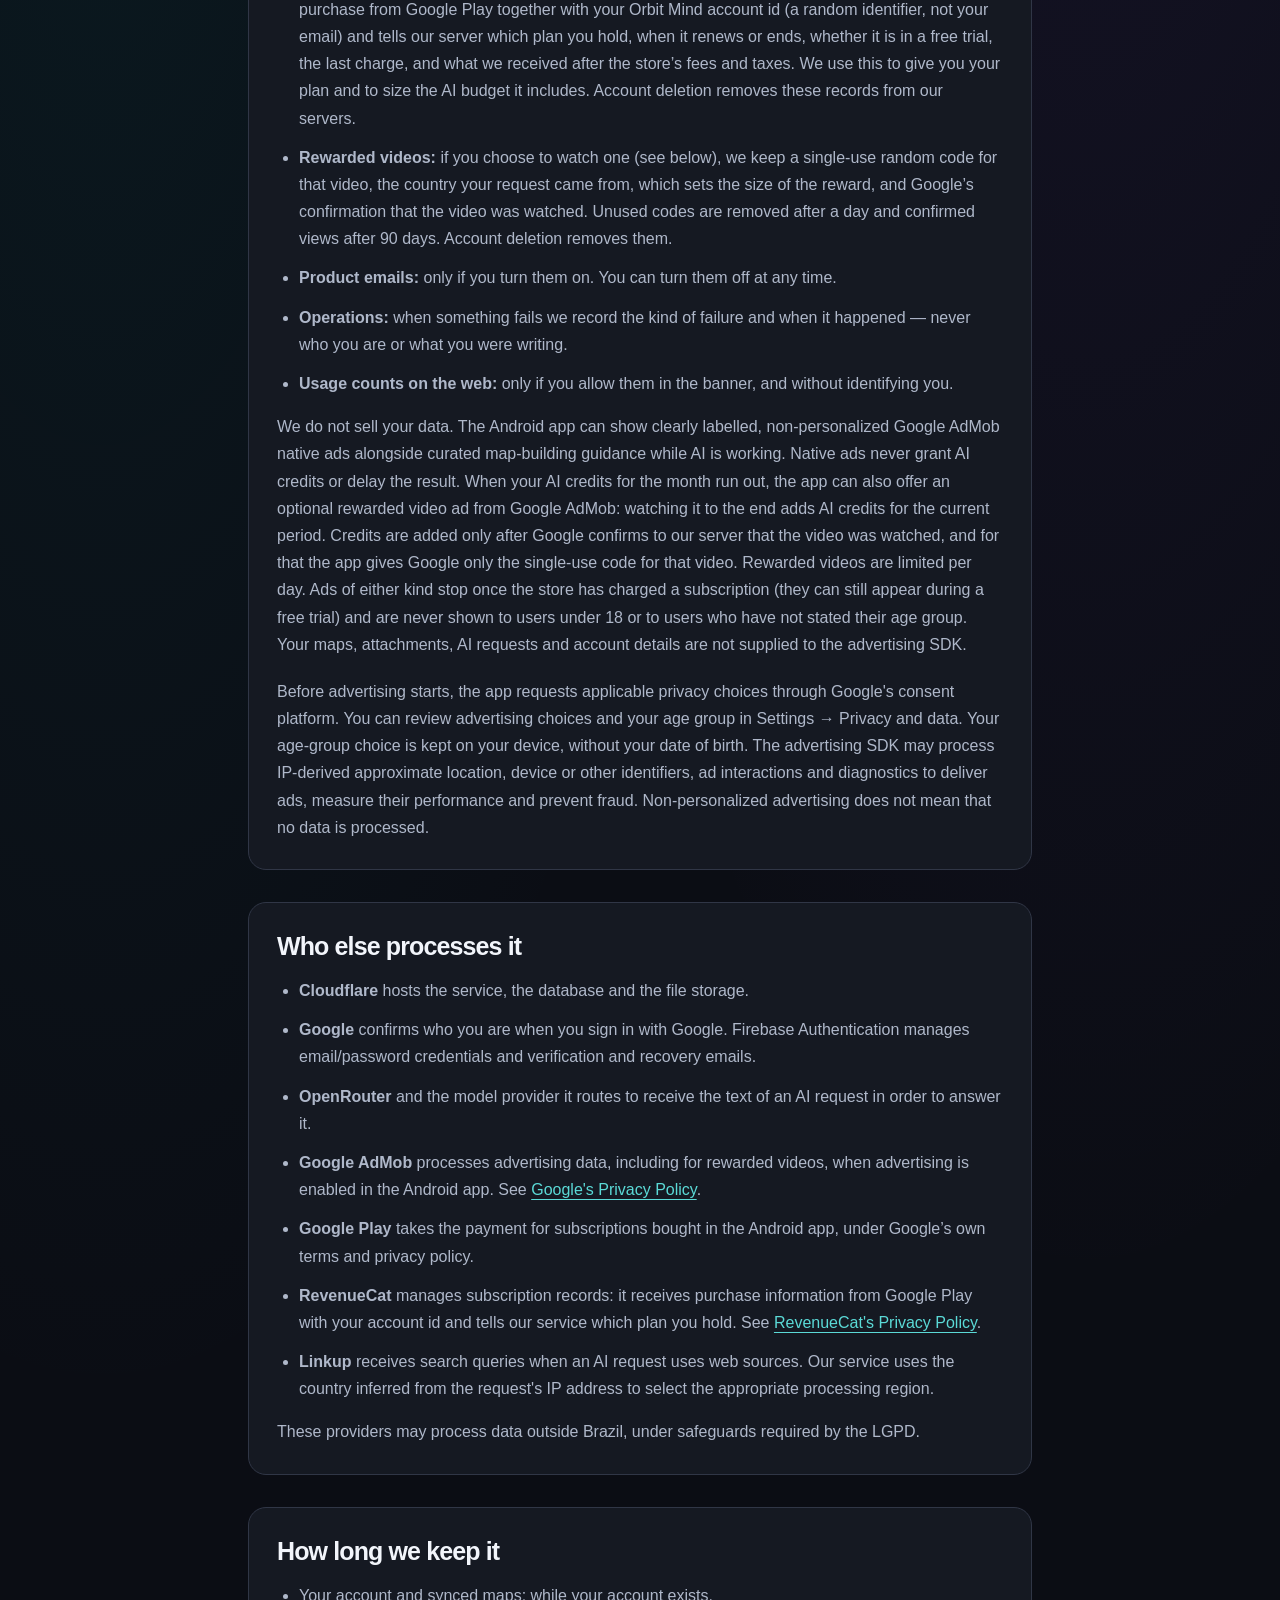
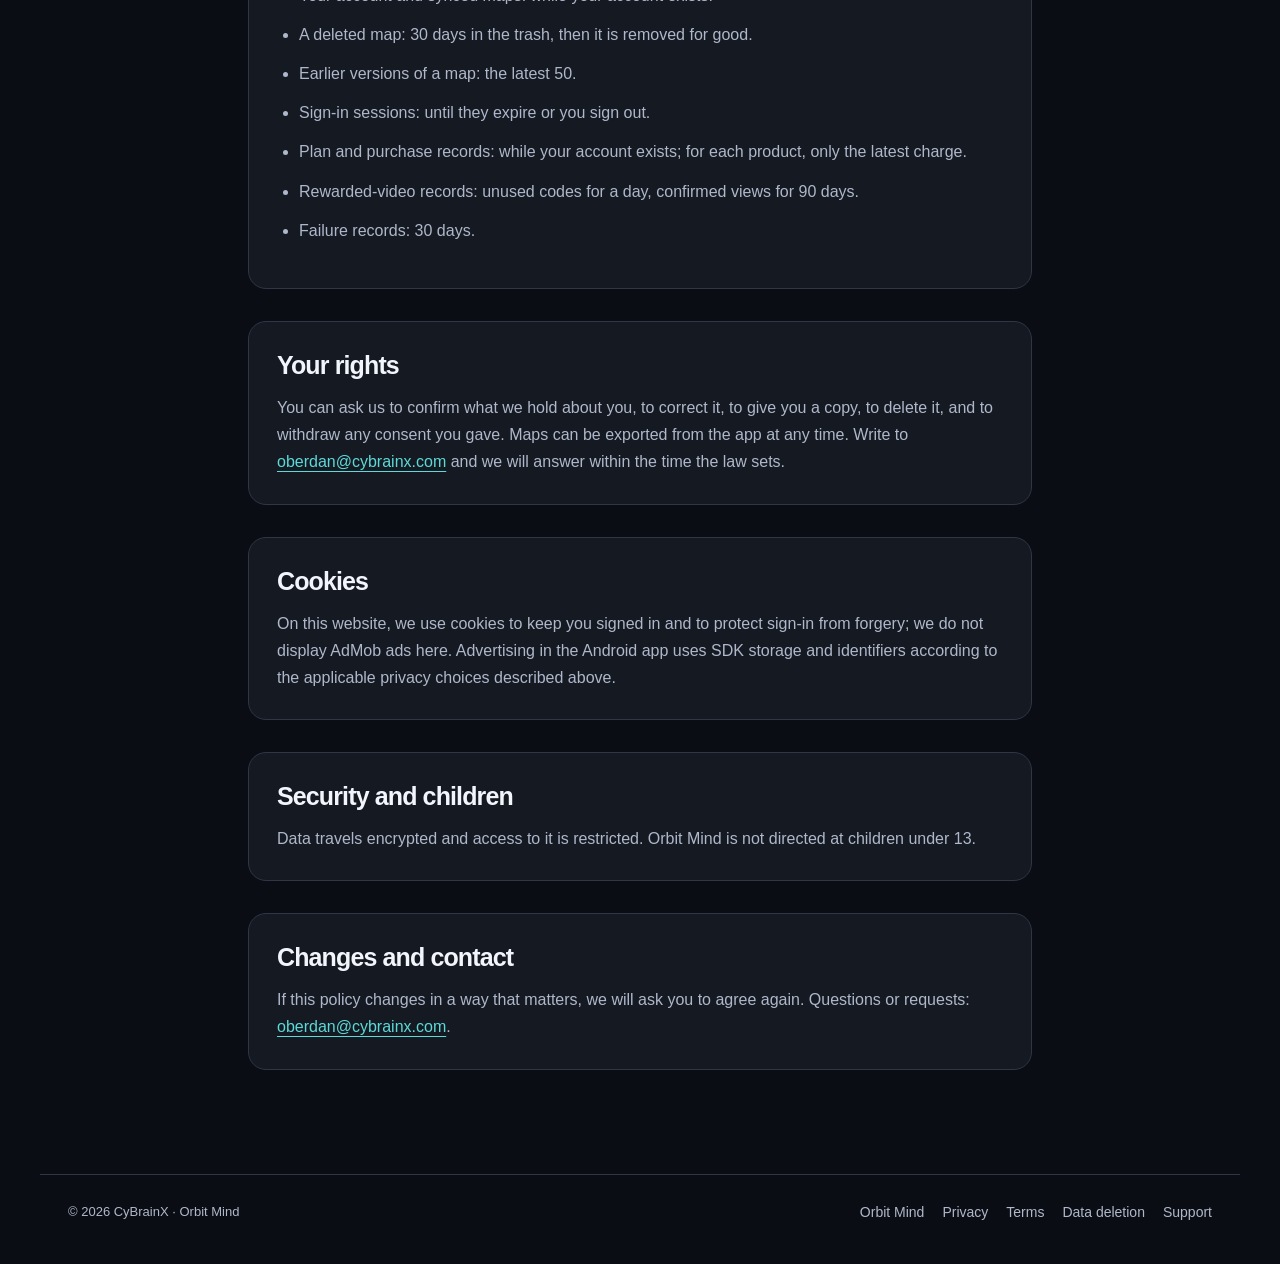
<file: orbit-mind/privacy-policy.html>
<!DOCTYPE html>
<html lang="en"><head><meta charset="UTF-8"><meta name="viewport" content="width=device-width, initial-scale=1.0"><title>Orbit Mind | Privacy Policy</title><meta name="description" content="Privacy Policy for Orbit Mind by CyBrainX. Read about accounts, cloud maps, AI, attachments, plans and purchases, advertising and your rights."><link rel="canonical" href="https://cybrainx.com/orbit-mind/privacy-policy.html"><link rel="icon" href="logo.svg" type="image/svg+xml"><link rel="stylesheet" href="style.css"></head><body><a class="skip-link" href="#main">Skip to content</a><header class="topbar"><a class="brand" href="./"><img src="logo.svg" width="40" height="40" alt=""><span>Orbit Mind</span></a><nav aria-label="Main navigation"><a href="privacy-policy.html">Privacy</a><a href="terms-of-use.html">Terms</a><a href="delete-account.html">Data deletion</a></nav></header><main id="main" class="legal-page"><h1>Privacy Policy</h1><p>Version 2026-09-30.2 · Updated 5 November 2026</p><div><p>This policy explains what Orbit Mind, made by CyBrainX (“we”), collects, why, where it is kept and for how long, and the rights you have under Brazil’s General Data Protection Law (LGPD) and similar laws.</p><section><h2>Reports and sharing safety</h2><p>When you report a shared map, we keep the affected map and author identifiers, sharing token, map title and revision, reason, optional explanation and submission time. We do not reveal the reporter&#x27;s identity to the author. Authorised support staff can review reports and the current map; the map may have changed since the report was submitted.</p><p>For signed-in readers, blocks belong to the account and follow it across devices. Guests use a random identifier stored in their browser or device secure storage; we keep only a hash on the server. It is used for reports, block lists and abuse limits, not advertising. Clearing browser data or changing devices can reset guest blocks. Manage or remove blocks from the shared-map screen or settings.</p><p>Resolved reports and their explanations are normally removed after 90 days. Active suspension decisions are retained while sharing remains suspended so they can be reviewed or appealed. Outstanding reports are retained until reviewed. Do not include unnecessary personal information in a report. These data are used to protect the service and handle complaints, and are not sent to an AI moderation provider.</p></section><section><h2>What we collect, and why</h2><ul><li><strong>Your account:</strong> your name and verified email address from the provider you sign in with, the provider’s id for your account, and when you agreed to these terms. We use them to sign you in and keep your maps yours.</li><li><strong>Email and password:</strong> if you choose this method, Firebase Authentication (Google) verifies your password and sends confirmation and recovery links. Orbit Mind does not store your readable password. We retain an encrypted Firebase refresh credential for your Orbit Mind session and periodically check that it remains valid. Pending registration records expire after 30 days and are removed by a bounded scheduled cleanup. Sessions using Firebase credentials are revalidated within five minutes; revoked credentials cannot renew them. Account deletion also removes the Firebase identity. Temporary attempt counters contain hashed keys, not readable email addresses.</li><li><strong>Maps you sync:</strong> the content of the maps you open while signed in, up to 50 earlier versions of each so you can restore them, and files you attach. We use them only to keep your maps in step between your devices.</li><li><strong>Share links:</strong> which maps you share and when you stop.</li><li><strong>AI drafts:</strong> what you ask for is sent to our AI provider to produce the draft. Only the completed draft is kept privately in your account for up to 24 hours so you can recover a lost response without a new charge. They are unavailable after that deadline and removed by the scheduled cleanup. Usage metadata (length, model and cost) remains to enforce limits. The original request is not saved separately. Account deletion removes these results.</li><li><strong>Plans and purchases:</strong> if you subscribe in the Android app, Google Play takes the payment; we never see your card or bank details. RevenueCat, which manages our subscriptions, receives the purchase from Google Play together with your Orbit Mind account id (a random identifier, not your email) and tells our server which plan you hold, when it renews or ends, whether it is in a free trial, the last charge, and what we received after the store’s fees and taxes. We use this to give you your plan and to size the AI budget it includes. Account deletion removes these records from our servers.</li><li><strong>Rewarded videos:</strong> if you choose to watch one (see below), we keep a single-use random code for that video, the country your request came from, which sets the size of the reward, and Google’s confirmation that the video was watched. Unused codes are removed after a day and confirmed views after 90 days. Account deletion removes them.</li><li><strong>Product emails:</strong> only if you turn them on. You can turn them off at any time.</li><li><strong>Operations:</strong> when something fails we record the kind of failure and when it happened — never who you are or what you were writing.</li><li><strong>Usage counts on the web:</strong> only if you allow them in the banner, and without identifying you.</li></ul><p>We do not sell your data. The Android app can show clearly labelled, non-personalized Google AdMob native ads alongside curated map-building guidance while AI is working. Native ads never grant AI credits or delay the result. When your AI credits for the month run out, the app can also offer an optional rewarded video ad from Google AdMob: watching it to the end adds AI credits for the current period. Credits are added only after Google confirms to our server that the video was watched, and for that the app gives Google only the single-use code for that video. Rewarded videos are limited per day. Ads of either kind stop once the store has charged a subscription (they can still appear during a free trial) and are never shown to users under 18 or to users who have not stated their age group. Your maps, attachments, AI requests and account details are not supplied to the advertising SDK.</p><p>Before advertising starts, the app requests applicable privacy choices through Google&#x27;s consent platform. You can review advertising choices and your age group in Settings → Privacy and data. Your age-group choice is kept on your device, without your date of birth. The advertising SDK may process IP-derived approximate location, device or other identifiers, ad interactions and diagnostics to deliver ads, measure their performance and prevent fraud. Non-personalized advertising does not mean that no data is processed.</p></section><section><h2>Who else processes it</h2><ul><li><strong>Cloudflare</strong> hosts the service, the database and the file storage.</li><li><strong>Google</strong> confirms who you are when you sign in with Google. Firebase Authentication manages email/password credentials and verification and recovery emails.</li><li><strong>OpenRouter</strong> and the model provider it routes to receive the text of an AI request in order to answer it.</li><li><strong>Google AdMob</strong> processes advertising data, including for rewarded videos, when advertising is enabled in the Android app. See <a href="https://policies.google.com/privacy" target="_blank" rel="noreferrer">Google&#x27;s Privacy Policy</a>.</li><li><strong>Google Play</strong> takes the payment for subscriptions bought in the Android app, under Google’s own terms and privacy policy.</li><li><strong>RevenueCat</strong> manages subscription records: it receives purchase information from Google Play with your account id and tells our service which plan you hold. See <a href="https://www.revenuecat.com/privacy" target="_blank" rel="noreferrer">RevenueCat&#x27;s Privacy Policy</a>.</li><li><strong>Linkup</strong> receives search queries when an AI request uses web sources. Our service uses the country inferred from the request&#x27;s IP address to select the appropriate processing region.</li></ul><p>These providers may process data outside Brazil, under safeguards required by the LGPD.</p></section><section><h2>How long we keep it</h2><ul><li>Your account and synced maps: while your account exists.</li><li>A deleted map: 30 days in the trash, then it is removed for good.</li><li>Earlier versions of a map: the latest 50.</li><li>Sign-in sessions: until they expire or you sign out.</li><li>Plan and purchase records: while your account exists; for each product, only the latest charge.</li><li>Rewarded-video records: unused codes for a day, confirmed views for 90 days.</li><li>Failure records: 30 days.</li></ul></section><section><h2>Your rights</h2><p>You can ask us to confirm what we hold about you, to correct it, to give you a copy, to delete it, and to withdraw any consent you gave. Maps can be exported from the app at any time. Write to <a href="mailto:oberdan@cybrainx.com">oberdan@cybrainx.com</a> and we will answer within the time the law sets.</p></section><section><h2>Cookies</h2><p>On this website, we use cookies to keep you signed in and to protect sign-in from forgery; we do not display AdMob ads here. Advertising in the Android app uses SDK storage and identifiers according to the applicable privacy choices described above.</p></section><section><h2>Security and children</h2><p>Data travels encrypted and access to it is restricted. Orbit Mind is not directed at children under 13.</p></section><section><h2>Changes and contact</h2><p>If this policy changes in a way that matters, we will ask you to agree again. Questions or requests: <a href="mailto:oberdan@cybrainx.com">oberdan@cybrainx.com</a>.</p></section></div></main><footer><p>© 2026 CyBrainX · Orbit Mind</p><nav aria-label="Footer navigation"><a href="./">Orbit Mind</a><a href="privacy-policy.html">Privacy</a><a href="terms-of-use.html">Terms</a><a href="delete-account.html">Data deletion</a><a href="mailto:oberdan@cybrainx.com">Support</a></nav></footer></body></html>
</file>
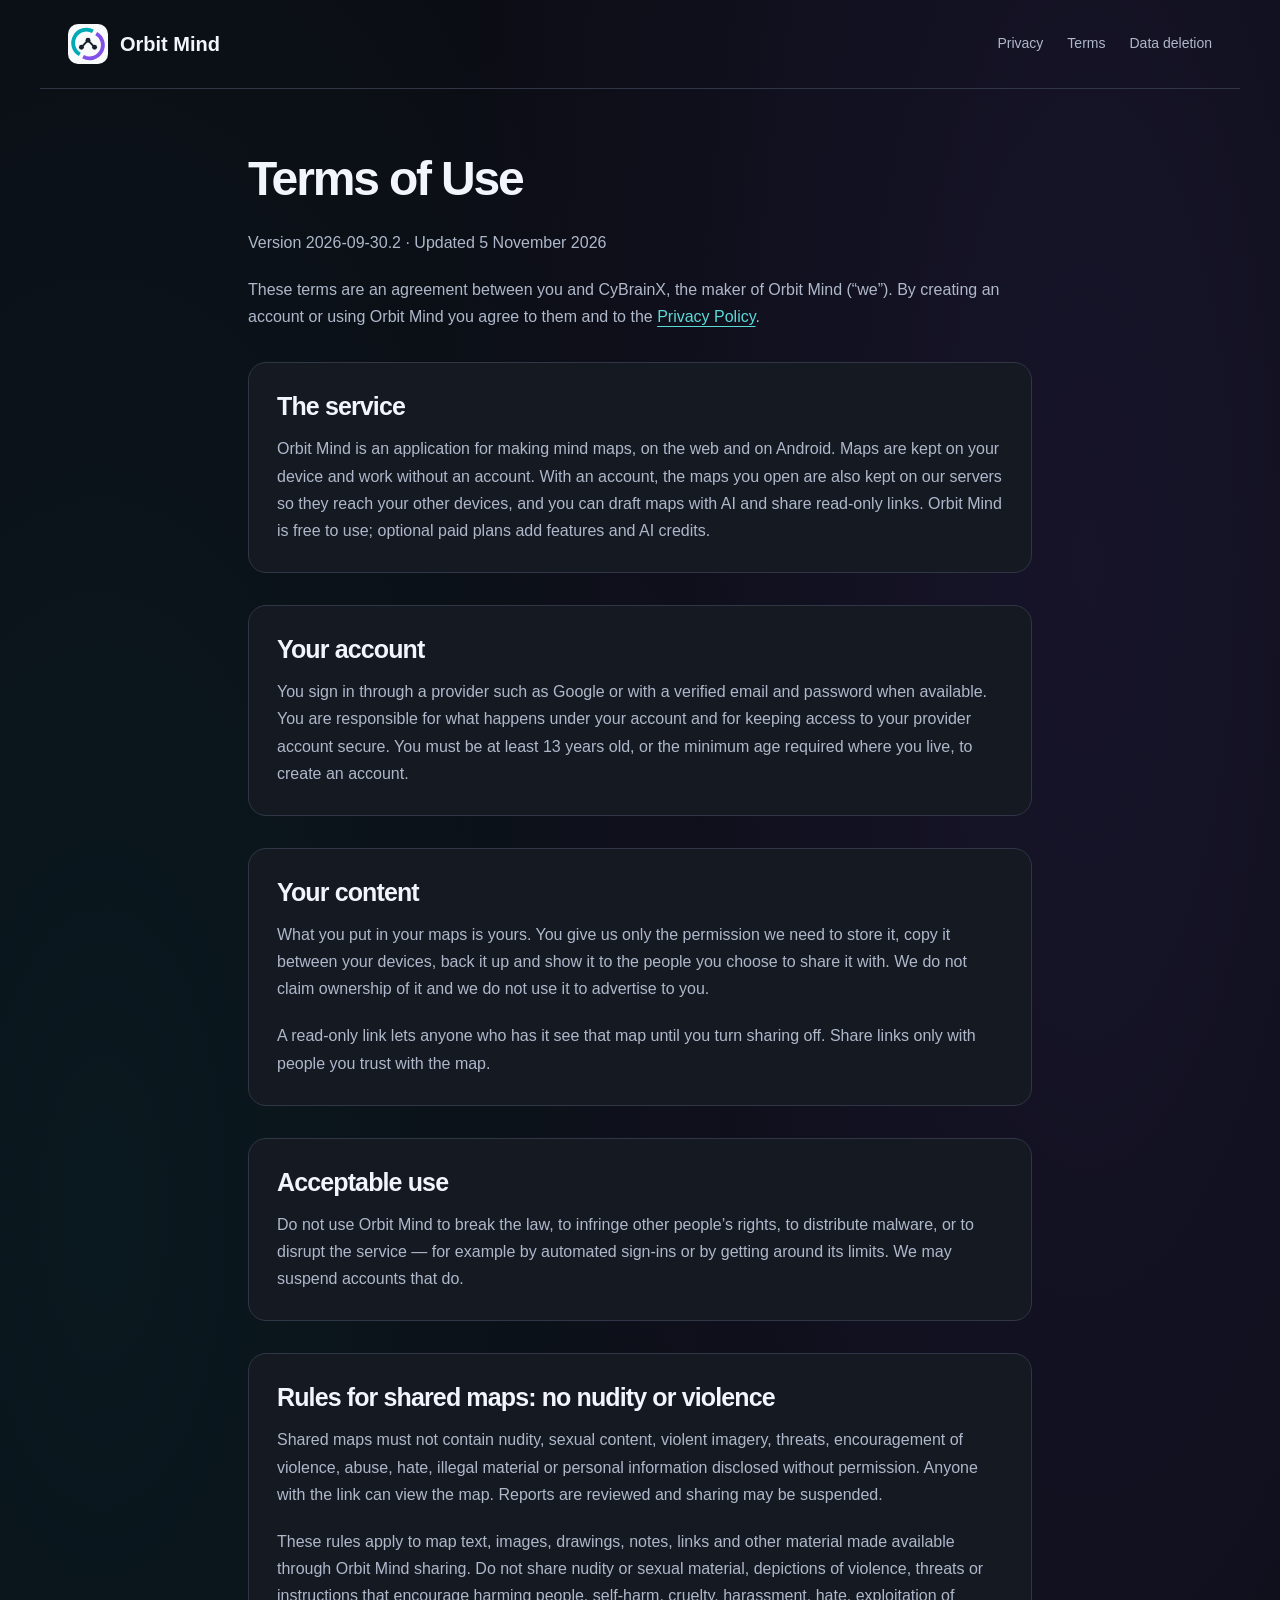
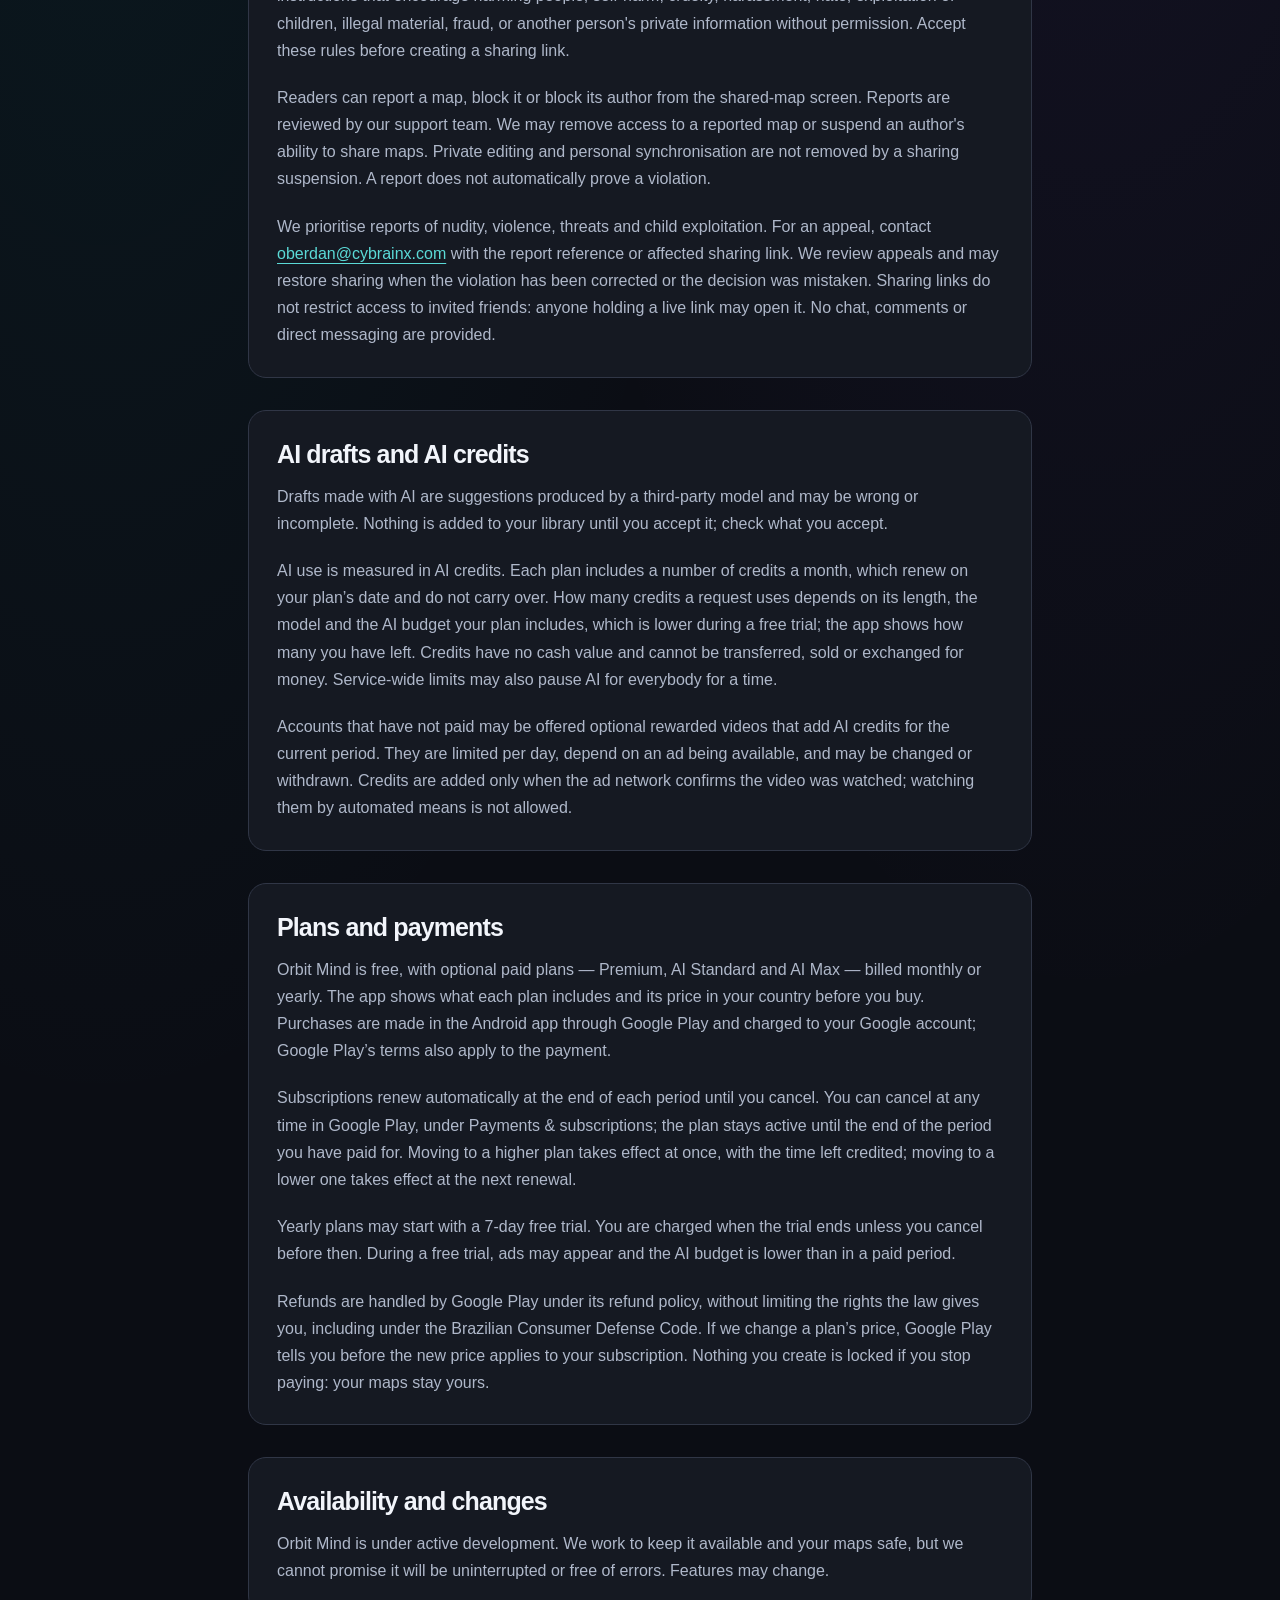
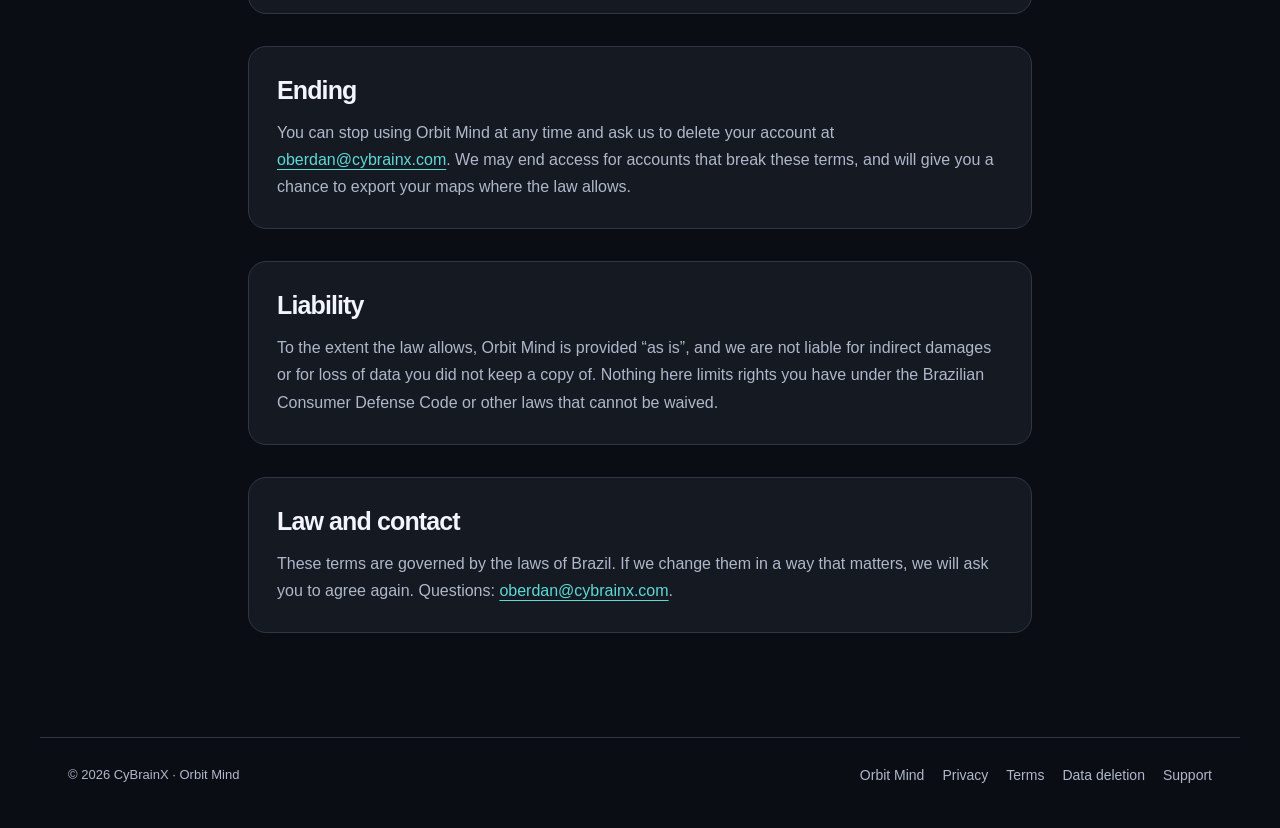
<file: orbit-mind/terms-of-use.html>
<!DOCTYPE html>
<html lang="en"><head><meta charset="UTF-8"><meta name="viewport" content="width=device-width, initial-scale=1.0"><title>Orbit Mind | Terms of Use</title><meta name="description" content="Terms of Use for Orbit Mind by CyBrainX. Read about accounts, cloud maps, AI credits, paid plans, sharing and your rights."><link rel="canonical" href="https://cybrainx.com/orbit-mind/terms-of-use.html"><link rel="icon" href="logo.svg" type="image/svg+xml"><link rel="stylesheet" href="style.css"></head><body><a class="skip-link" href="#main">Skip to content</a><header class="topbar"><a class="brand" href="./"><img src="logo.svg" width="40" height="40" alt=""><span>Orbit Mind</span></a><nav aria-label="Main navigation"><a href="privacy-policy.html">Privacy</a><a href="terms-of-use.html">Terms</a><a href="delete-account.html">Data deletion</a></nav></header><main id="main" class="legal-page"><h1>Terms of Use</h1><p>Version 2026-09-30.2 · Updated 5 November 2026</p><div><p>These terms are an agreement between you and CyBrainX, the maker of Orbit Mind (“we”). By creating an account or using Orbit Mind you agree to them and to the <a href="privacy-policy.html">Privacy Policy</a>.</p><section><h2>The service</h2><p>Orbit Mind is an application for making mind maps, on the web and on Android. Maps are kept on your device and work without an account. With an account, the maps you open are also kept on our servers so they reach your other devices, and you can draft maps with AI and share read-only links. Orbit Mind is free to use; optional paid plans add features and AI credits.</p></section><section><h2>Your account</h2><p>You sign in through a provider such as Google or with a verified email and password when available. You are responsible for what happens under your account and for keeping access to your provider account secure. You must be at least 13 years old, or the minimum age required where you live, to create an account.</p></section><section><h2>Your content</h2><p>What you put in your maps is yours. You give us only the permission we need to store it, copy it between your devices, back it up and show it to the people you choose to share it with. We do not claim ownership of it and we do not use it to advertise to you.</p><p>A read-only link lets anyone who has it see that map until you turn sharing off. Share links only with people you trust with the map.</p></section><section><h2>Acceptable use</h2><p>Do not use Orbit Mind to break the law, to infringe other people’s rights, to distribute malware, or to disrupt the service — for example by automated sign-ins or by getting around its limits. We may suspend accounts that do.</p></section><section><h2>Rules for shared maps: no nudity or violence</h2><p>Shared maps must not contain nudity, sexual content, violent imagery, threats, encouragement of violence, abuse, hate, illegal material or personal information disclosed without permission. Anyone with the link can view the map. Reports are reviewed and sharing may be suspended.</p><p>These rules apply to map text, images, drawings, notes, links and other material made available through Orbit Mind sharing. Do not share nudity or sexual material, depictions of violence, threats or instructions that encourage harming people, self-harm, cruelty, harassment, hate, exploitation of children, illegal material, fraud, or another person&#x27;s private information without permission. Accept these rules before creating a sharing link.</p><p>Readers can report a map, block it or block its author from the shared-map screen. Reports are reviewed by our support team. We may remove access to a reported map or suspend an author&#x27;s ability to share maps. Private editing and personal synchronisation are not removed by a sharing suspension. A report does not automatically prove a violation.</p><p>We prioritise reports of nudity, violence, threats and child exploitation. For an appeal, contact <a href="mailto:oberdan@cybrainx.com">oberdan@cybrainx.com</a> with the report reference or affected sharing link. We review appeals and may restore sharing when the violation has been corrected or the decision was mistaken. Sharing links do not restrict access to invited friends: anyone holding a live link may open it. No chat, comments or direct messaging are provided.</p></section><section><h2>AI drafts and AI credits</h2><p>Drafts made with AI are suggestions produced by a third-party model and may be wrong or incomplete. Nothing is added to your library until you accept it; check what you accept.</p><p>AI use is measured in AI credits. Each plan includes a number of credits a month, which renew on your plan’s date and do not carry over. How many credits a request uses depends on its length, the model and the AI budget your plan includes, which is lower during a free trial; the app shows how many you have left. Credits have no cash value and cannot be transferred, sold or exchanged for money. Service-wide limits may also pause AI for everybody for a time.</p><p>Accounts that have not paid may be offered optional rewarded videos that add AI credits for the current period. They are limited per day, depend on an ad being available, and may be changed or withdrawn. Credits are added only when the ad network confirms the video was watched; watching them by automated means is not allowed.</p></section><section><h2>Plans and payments</h2><p>Orbit Mind is free, with optional paid plans — Premium, AI Standard and AI Max — billed monthly or yearly. The app shows what each plan includes and its price in your country before you buy. Purchases are made in the Android app through Google Play and charged to your Google account; Google Play’s terms also apply to the payment.</p><p>Subscriptions renew automatically at the end of each period until you cancel. You can cancel at any time in Google Play, under Payments &amp; subscriptions; the plan stays active until the end of the period you have paid for. Moving to a higher plan takes effect at once, with the time left credited; moving to a lower one takes effect at the next renewal.</p><p>Yearly plans may start with a 7-day free trial. You are charged when the trial ends unless you cancel before then. During a free trial, ads may appear and the AI budget is lower than in a paid period.</p><p>Refunds are handled by Google Play under its refund policy, without limiting the rights the law gives you, including under the Brazilian Consumer Defense Code. If we change a plan’s price, Google Play tells you before the new price applies to your subscription. Nothing you create is locked if you stop paying: your maps stay yours.</p></section><section><h2>Availability and changes</h2><p>Orbit Mind is under active development. We work to keep it available and your maps safe, but we cannot promise it will be uninterrupted or free of errors. Features may change.</p></section><section><h2>Ending</h2><p>You can stop using Orbit Mind at any time and ask us to delete your account at <a href="mailto:oberdan@cybrainx.com">oberdan@cybrainx.com</a>. We may end access for accounts that break these terms, and will give you a chance to export your maps where the law allows.</p></section><section><h2>Liability</h2><p>To the extent the law allows, Orbit Mind is provided “as is”, and we are not liable for indirect damages or for loss of data you did not keep a copy of. Nothing here limits rights you have under the Brazilian Consumer Defense Code or other laws that cannot be waived.</p></section><section><h2>Law and contact</h2><p>These terms are governed by the laws of Brazil. If we change them in a way that matters, we will ask you to agree again. Questions: <a href="mailto:oberdan@cybrainx.com">oberdan@cybrainx.com</a>.</p></section></div></main><footer><p>© 2026 CyBrainX · Orbit Mind</p><nav aria-label="Footer navigation"><a href="./">Orbit Mind</a><a href="privacy-policy.html">Privacy</a><a href="terms-of-use.html">Terms</a><a href="delete-account.html">Data deletion</a><a href="mailto:oberdan@cybrainx.com">Support</a></nav></footer></body></html>
</file>
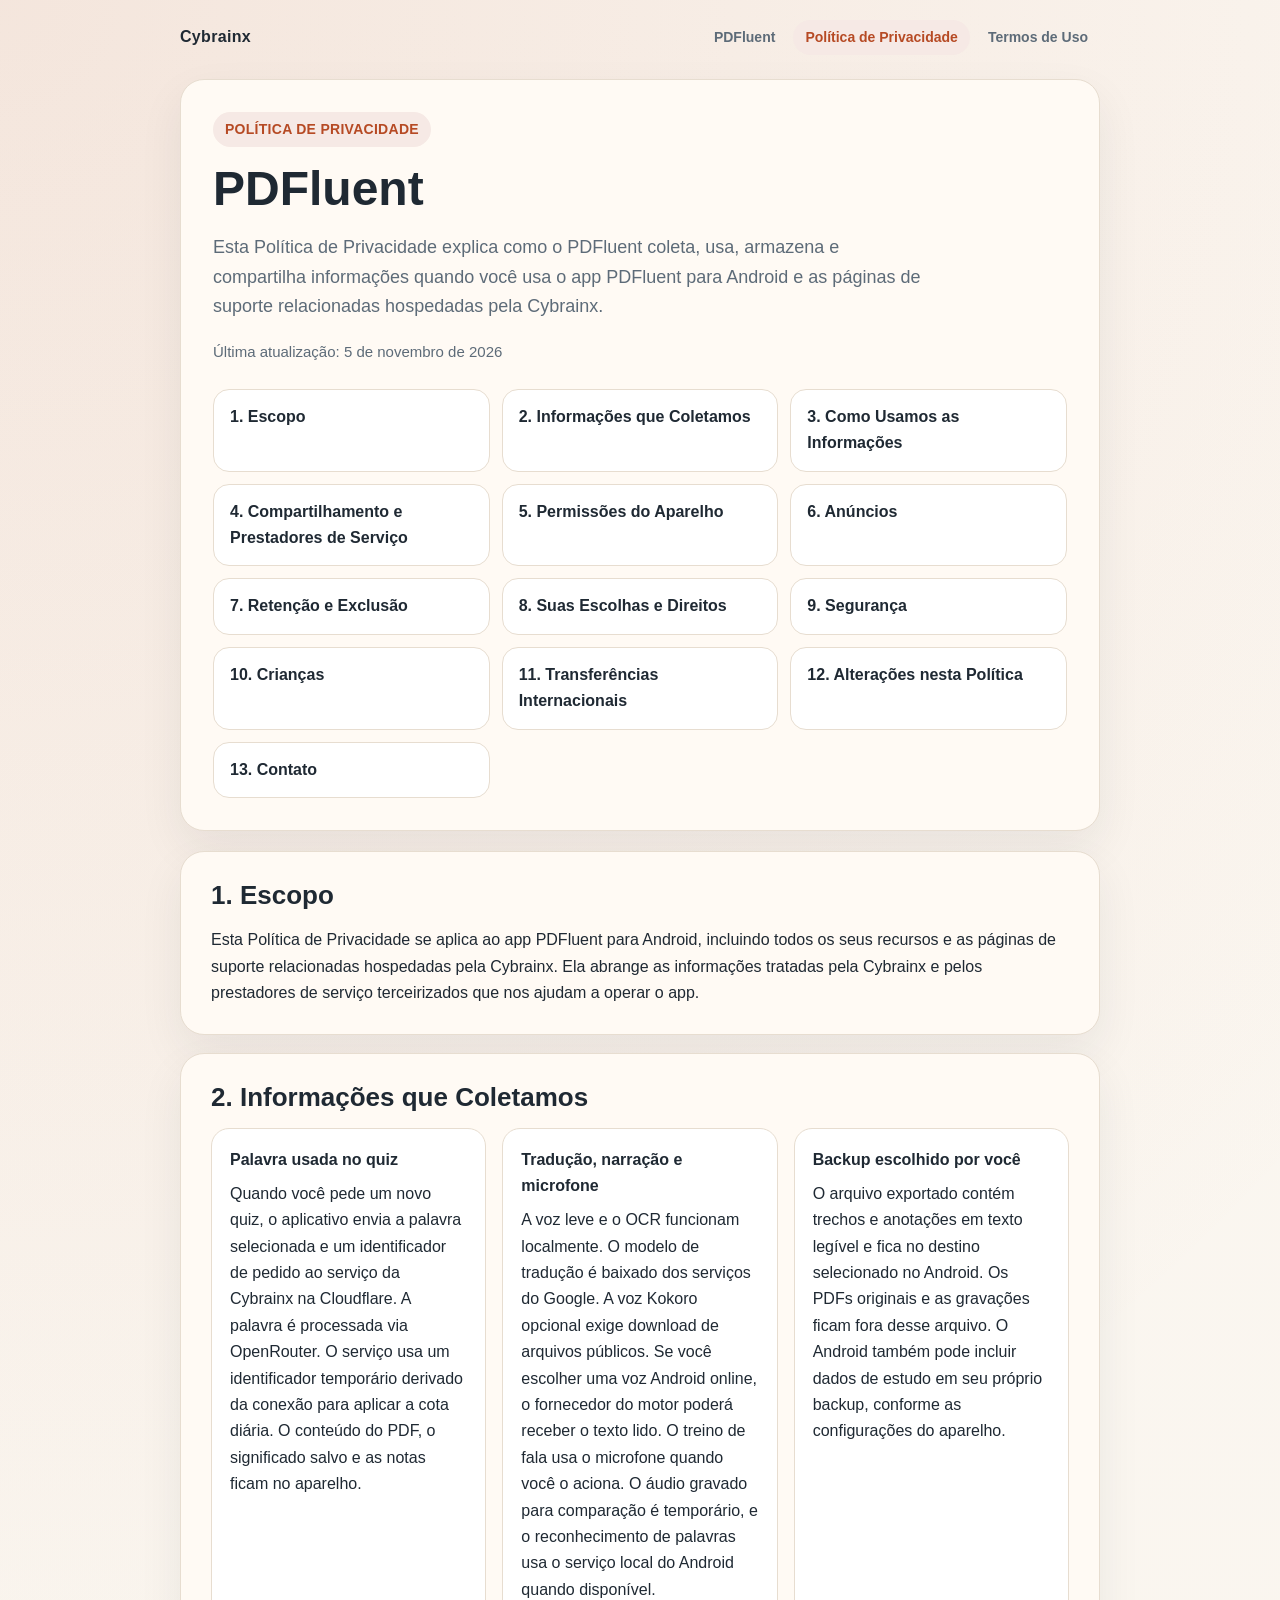
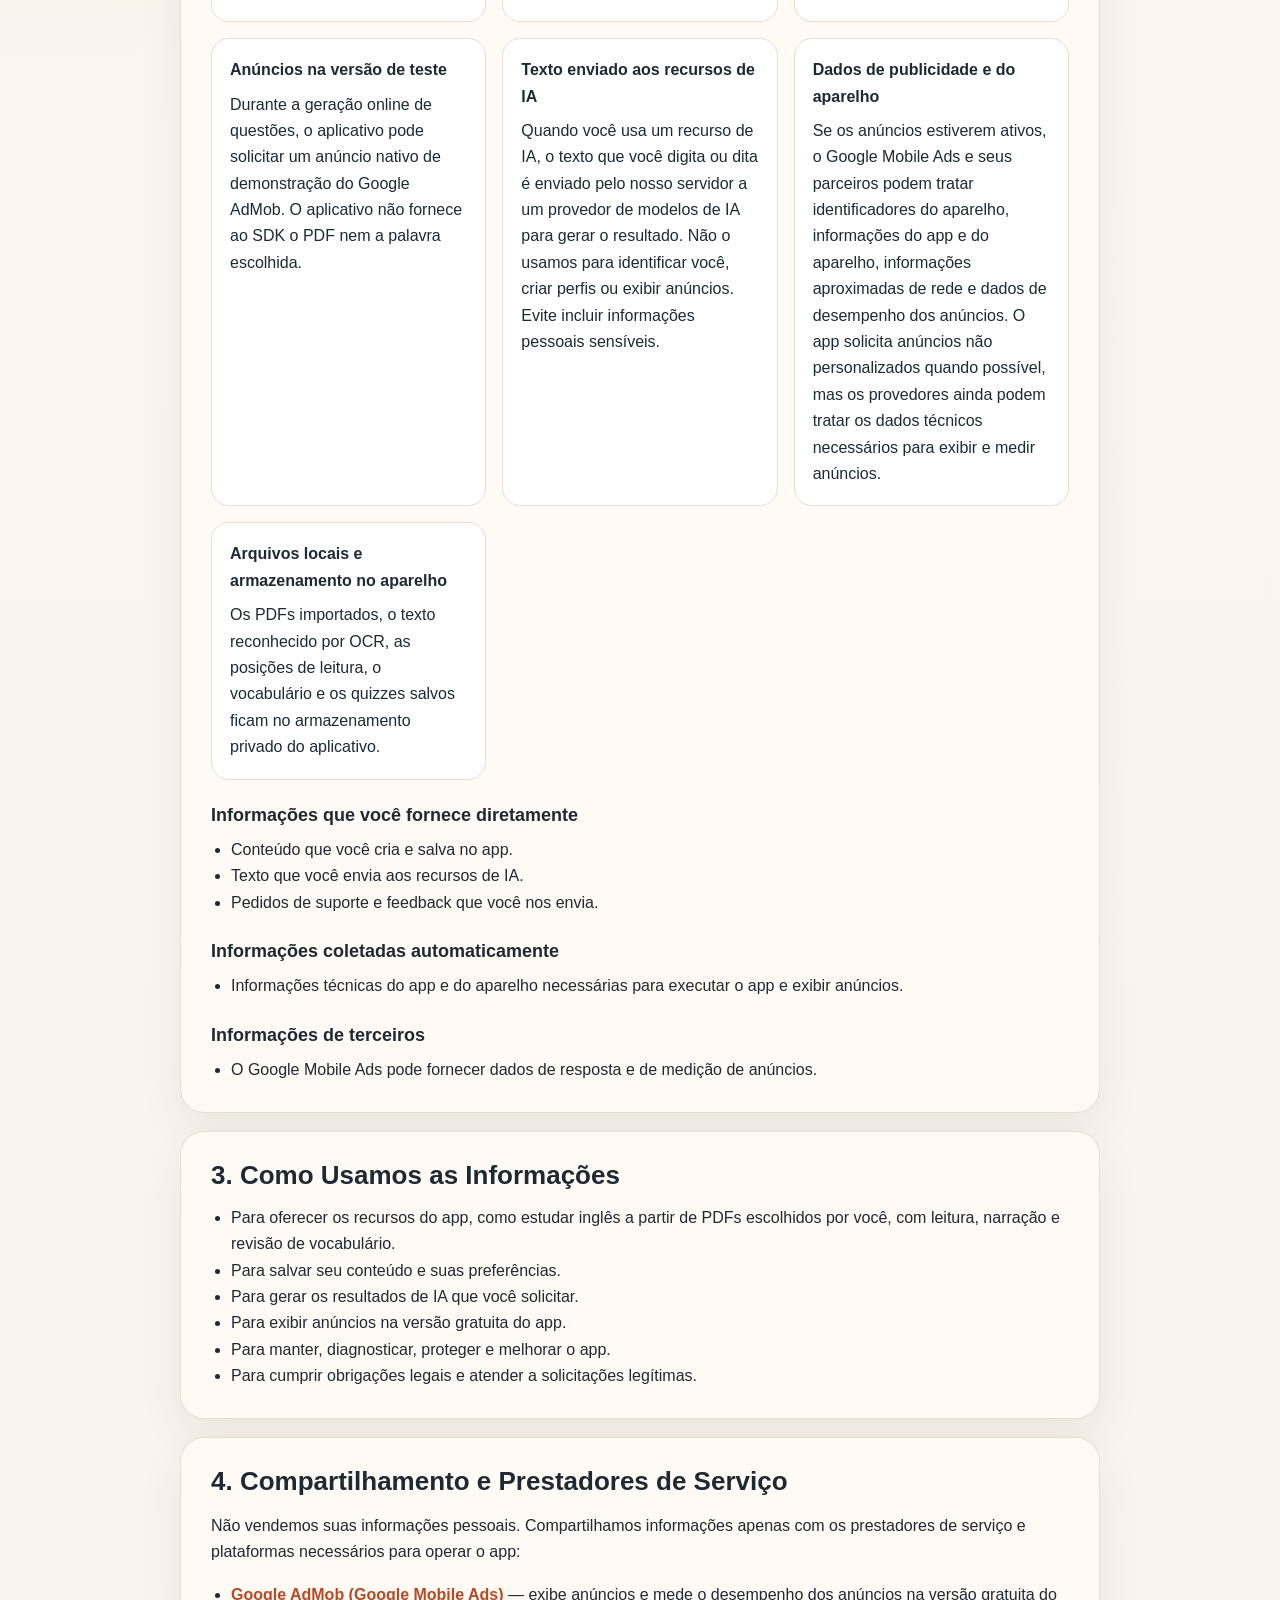
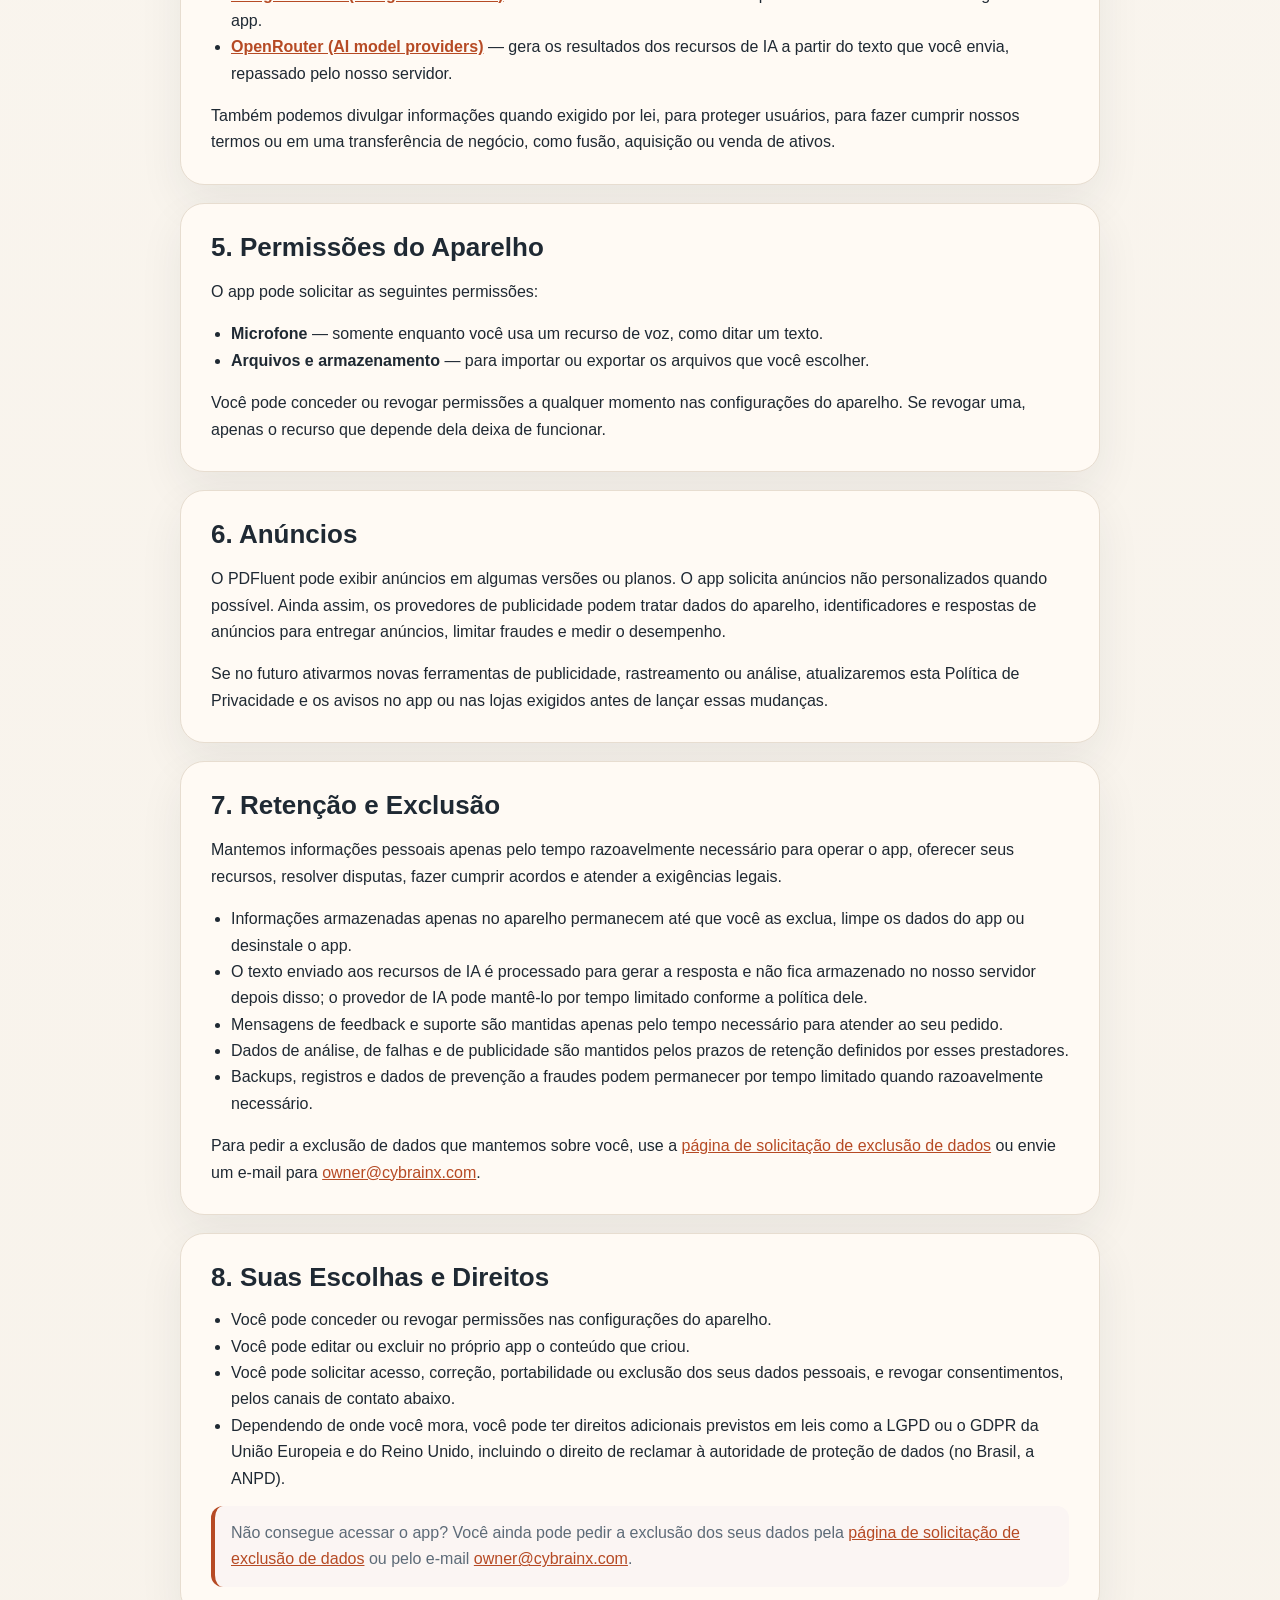
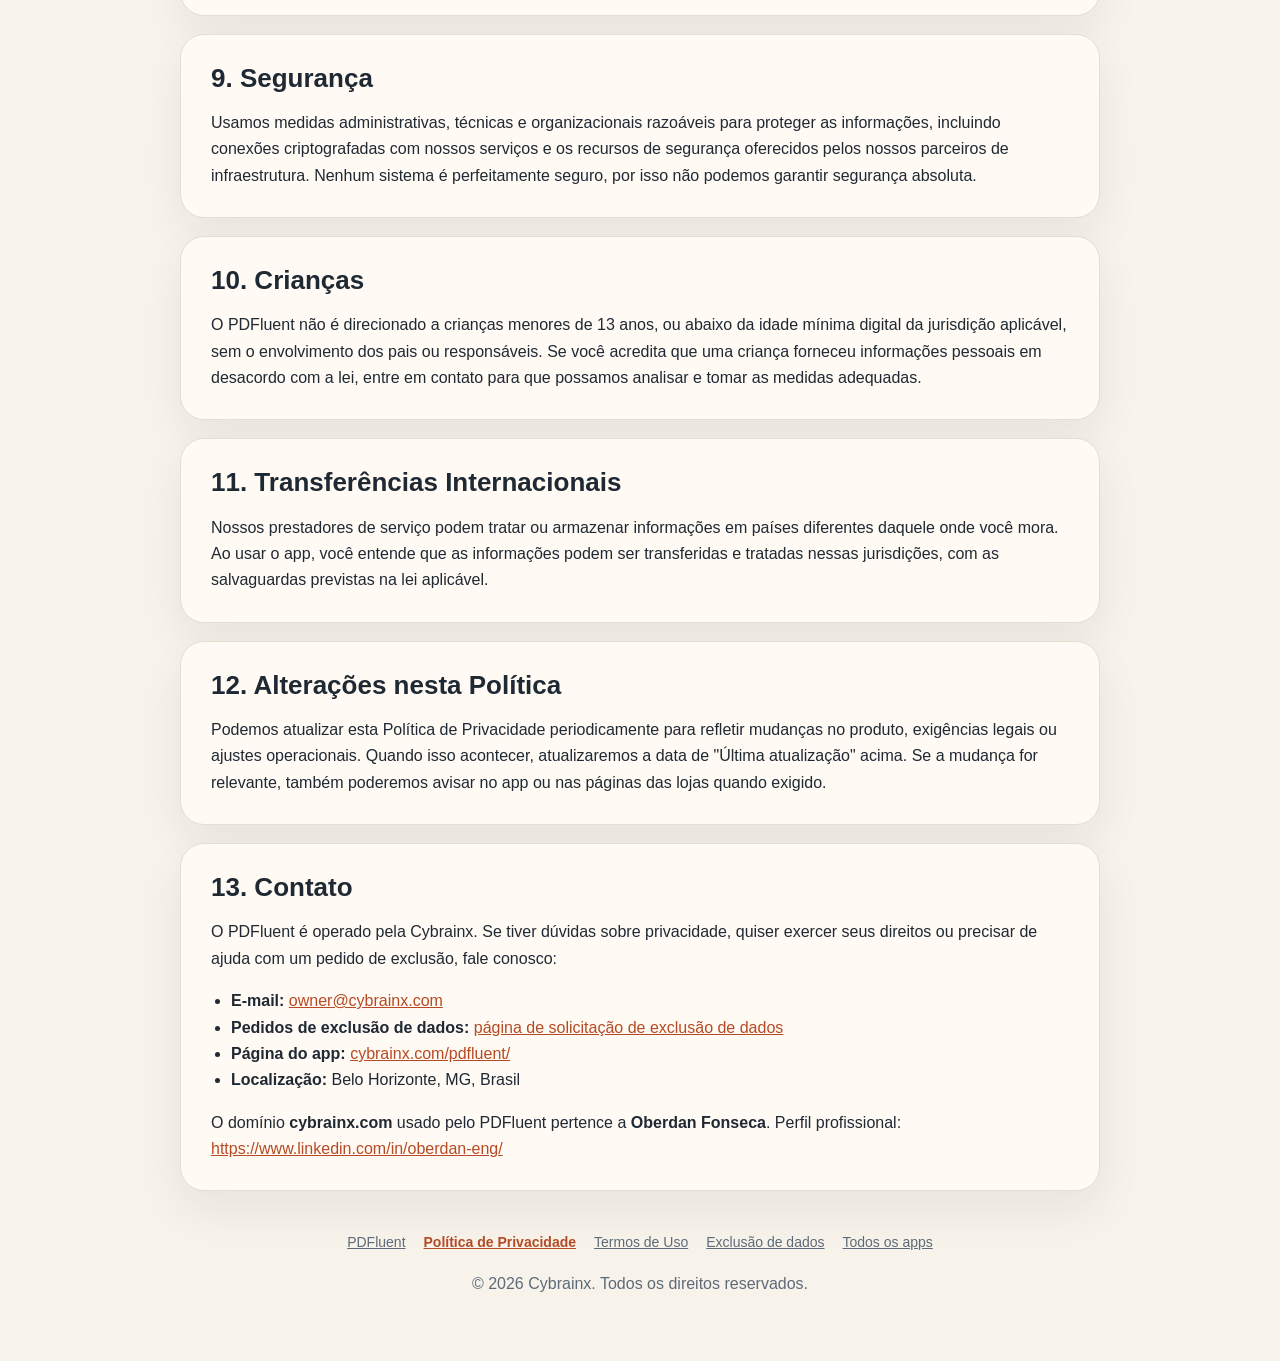
<file: pdfluent/privacy-policy.html>
<!DOCTYPE html>
<html lang="pt-BR">
  <head>
    <meta charset="UTF-8" />
    <meta name="viewport" content="width=device-width, initial-scale=1.0" />
    <meta name="generator" content="cybrainx-app-pages">
    <meta name="content-hash" content="b6273ab1ddb1daf7">
    <!-- Generated from _apps/pdfluent.json — edit that file, not this one. -->
    <title>PDFluent Política de Privacidade</title>
    <meta name="description" content="Esta Política de Privacidade explica como o PDFluent coleta, usa, armazena e compartilha informações quando você usa o app PDFluent para Android e as páginas de suporte relacionadas hospedadas pela Cybrainx." />
    <link rel="canonical" href="https://cybrainx.com/pdfluent/privacy-policy.html" />
    <link rel="stylesheet" href="../app-pages.css" />
    <style>:root { --accent: #B64A24; --accent-soft: #f6e9e5; }</style>
  </head>
  <body class="legal-doc">
    <header class="topbar">
      <a class="brand" href="../index.html">Cybrainx</a>
      <nav aria-label="PDFluent">
        <a href="index.html">PDFluent</a>
        <a href="privacy-policy.html" aria-current="page">Política de Privacidade</a>
        <a href="terms-of-use.html">Termos de Uso</a>
      </nav>
    </header>

    <main class="container">
      <section class="hero">
        <span class="pill">Política de Privacidade</span>
        <h1>PDFluent</h1>
        <p class="lede">
          Esta Política de Privacidade explica como o PDFluent coleta, usa, armazena e compartilha informações quando você usa o app PDFluent para Android e as páginas de suporte relacionadas hospedadas pela Cybrainx.
        </p>
        <p class="meta" data-updated="2026-11-05">
          Última atualização: 5 de novembro de 2026
        </p>

        <nav class="toc" aria-label="Sumário">
          <a href="#scope">1. Escopo</a>
          <a href="#collect">2. Informações que Coletamos</a>
          <a href="#use">3. Como Usamos as Informações</a>
          <a href="#share">4. Compartilhamento e Prestadores de Serviço</a>
          <a href="#permissions">5. Permissões do Aparelho</a>
          <a href="#ads">6. Anúncios</a>
          <a href="#retain">7. Retenção e Exclusão</a>
          <a href="#rights">8. Suas Escolhas e Direitos</a>
          <a href="#security">9. Segurança</a>
          <a href="#children">10. Crianças</a>
          <a href="#international">11. Transferências Internacionais</a>
          <a href="#changes">12. Alterações nesta Política</a>
          <a href="#contact">13. Contato</a>
        </nav>
      </section>

      <section class="section" id="scope">
        <h2>1. Escopo</h2>
        <p>Esta Política de Privacidade se aplica ao app PDFluent para Android, incluindo todos os seus recursos e as páginas de suporte relacionadas hospedadas pela Cybrainx. Ela abrange as informações tratadas pela Cybrainx e pelos prestadores de serviço terceirizados que nos ajudam a operar o app.</p>
      </section>

      <section class="section" id="collect">
        <h2>2. Informações que Coletamos</h2>
        <div class="grid">
        <div class="card"><strong>Palavra usada no quiz</strong>Quando você pede um novo quiz, o aplicativo envia a palavra selecionada e um identificador de pedido ao serviço da Cybrainx na Cloudflare. A palavra é processada via OpenRouter. O serviço usa um identificador temporário derivado da conexão para aplicar a cota diária. O conteúdo do PDF, o significado salvo e as notas ficam no aparelho.</div>
        <div class="card"><strong>Tradução, narração e microfone</strong>A voz leve e o OCR funcionam localmente. O modelo de tradução é baixado dos serviços do Google. A voz Kokoro opcional exige download de arquivos públicos. Se você escolher uma voz Android online, o fornecedor do motor poderá receber o texto lido. O treino de fala usa o microfone quando você o aciona. O áudio gravado para comparação é temporário, e o reconhecimento de palavras usa o serviço local do Android quando disponível.</div>
        <div class="card"><strong>Backup escolhido por você</strong>O arquivo exportado contém trechos e anotações em texto legível e fica no destino selecionado no Android. Os PDFs originais e as gravações ficam fora desse arquivo. O Android também pode incluir dados de estudo em seu próprio backup, conforme as configurações do aparelho.</div>
        <div class="card"><strong>Anúncios na versão de teste</strong>Durante a geração online de questões, o aplicativo pode solicitar um anúncio nativo de demonstração do Google AdMob. O aplicativo não fornece ao SDK o PDF nem a palavra escolhida.</div>
        <div class="card"><strong>Texto enviado aos recursos de IA</strong>Quando você usa um recurso de IA, o texto que você digita ou dita é enviado pelo nosso servidor a um provedor de modelos de IA para gerar o resultado. Não o usamos para identificar você, criar perfis ou exibir anúncios. Evite incluir informações pessoais sensíveis.</div>
        <div class="card"><strong>Dados de publicidade e do aparelho</strong>Se os anúncios estiverem ativos, o Google Mobile Ads e seus parceiros podem tratar identificadores do aparelho, informações do app e do aparelho, informações aproximadas de rede e dados de desempenho dos anúncios. O app solicita anúncios não personalizados quando possível, mas os provedores ainda podem tratar os dados técnicos necessários para exibir e medir anúncios.</div>
        <div class="card"><strong>Arquivos locais e armazenamento no aparelho</strong>Os PDFs importados, o texto reconhecido por OCR, as posições de leitura, o vocabulário e os quizzes salvos ficam no armazenamento privado do aplicativo.</div>
        </div>
        <h3>Informações que você fornece diretamente</h3>
        <ul>
          <li>Conteúdo que você cria e salva no app.</li>
          <li>Texto que você envia aos recursos de IA.</li>
          <li>Pedidos de suporte e feedback que você nos envia.</li>
        </ul>
        <h3>Informações coletadas automaticamente</h3>
        <ul>
          <li>Informações técnicas do app e do aparelho necessárias para executar o app e exibir anúncios.</li>
        </ul>
        <h3>Informações de terceiros</h3>
        <ul>
          <li>O Google Mobile Ads pode fornecer dados de resposta e de medição de anúncios.</li>
        </ul>
      </section>

      <section class="section" id="use">
        <h2>3. Como Usamos as Informações</h2>
        <ul>
          <li>Para oferecer os recursos do app, como estudar inglês a partir de PDFs escolhidos por você, com leitura, narração e revisão de vocabulário.</li>
          <li>Para salvar seu conteúdo e suas preferências.</li>
          <li>Para gerar os resultados de IA que você solicitar.</li>
          <li>Para exibir anúncios na versão gratuita do app.</li>
          <li>Para manter, diagnosticar, proteger e melhorar o app.</li>
          <li>Para cumprir obrigações legais e atender a solicitações legítimas.</li>
        </ul>
      </section>

      <section class="section" id="share">
        <h2>4. Compartilhamento e Prestadores de Serviço</h2>
        <p>Não vendemos suas informações pessoais. Compartilhamos informações apenas com os prestadores de serviço e plataformas necessários para operar o app:</p><ul>
          <li><strong><a href="https://policies.google.com/technologies/partner-sites" target="_blank" rel="noopener">Google AdMob (Google Mobile Ads)</a></strong> — exibe anúncios e mede o desempenho dos anúncios na versão gratuita do app.</li>
          <li><strong><a href="https://openrouter.ai/privacy" target="_blank" rel="noopener">OpenRouter (AI model providers)</a></strong> — gera os resultados dos recursos de IA a partir do texto que você envia, repassado pelo nosso servidor.</li>
        </ul>
        <p>Também podemos divulgar informações quando exigido por lei, para proteger usuários, para fazer cumprir nossos termos ou em uma transferência de negócio, como fusão, aquisição ou venda de ativos.</p>
      </section>

      <section class="section" id="permissions">
        <h2>5. Permissões do Aparelho</h2>
        <p>O app pode solicitar as seguintes permissões:</p>
        <ul>
          <li><strong>Microfone</strong> — somente enquanto você usa um recurso de voz, como ditar um texto.</li>
          <li><strong>Arquivos e armazenamento</strong> — para importar ou exportar os arquivos que você escolher.</li>
        </ul>
        <p>Você pode conceder ou revogar permissões a qualquer momento nas configurações do aparelho. Se revogar uma, apenas o recurso que depende dela deixa de funcionar.</p>
      </section>

      <section class="section" id="ads">
        <h2>6. Anúncios</h2>
        <p>O PDFluent pode exibir anúncios em algumas versões ou planos. O app solicita anúncios não personalizados quando possível. Ainda assim, os provedores de publicidade podem tratar dados do aparelho, identificadores e respostas de anúncios para entregar anúncios, limitar fraudes e medir o desempenho.</p>
        <p>Se no futuro ativarmos novas ferramentas de publicidade, rastreamento ou análise, atualizaremos esta Política de Privacidade e os avisos no app ou nas lojas exigidos antes de lançar essas mudanças.</p>
      </section>

      <section class="section" id="retain">
        <h2>7. Retenção e Exclusão</h2>
        <p>Mantemos informações pessoais apenas pelo tempo razoavelmente necessário para operar o app, oferecer seus recursos, resolver disputas, fazer cumprir acordos e atender a exigências legais.</p>
        <ul>
          <li>Informações armazenadas apenas no aparelho permanecem até que você as exclua, limpe os dados do app ou desinstale o app.</li>
          <li>O texto enviado aos recursos de IA é processado para gerar a resposta e não fica armazenado no nosso servidor depois disso; o provedor de IA pode mantê-lo por tempo limitado conforme a política dele.</li>
          <li>Mensagens de feedback e suporte são mantidas apenas pelo tempo necessário para atender ao seu pedido.</li>
          <li>Dados de análise, de falhas e de publicidade são mantidos pelos prazos de retenção definidos por esses prestadores.</li>
          <li>Backups, registros e dados de prevenção a fraudes podem permanecer por tempo limitado quando razoavelmente necessário.</li>
        </ul>
        <p>Para pedir a exclusão de dados que mantemos sobre você, use a <a href="../data-deletion-request.html?app=pdfluent">página de solicitação de exclusão de dados</a> ou envie um e-mail para <a href="mailto:owner@cybrainx.com">owner@cybrainx.com</a>.</p>
      </section>

      <section class="section" id="rights">
        <h2>8. Suas Escolhas e Direitos</h2>
        <ul>
          <li>Você pode conceder ou revogar permissões nas configurações do aparelho.</li>
          <li>Você pode editar ou excluir no próprio app o conteúdo que criou.</li>
          <li>Você pode solicitar acesso, correção, portabilidade ou exclusão dos seus dados pessoais, e revogar consentimentos, pelos canais de contato abaixo.</li>
          <li>Dependendo de onde você mora, você pode ter direitos adicionais previstos em leis como a LGPD ou o GDPR da União Europeia e do Reino Unido, incluindo o direito de reclamar à autoridade de proteção de dados (no Brasil, a ANPD).</li>
        </ul>
        <div class="note">Não consegue acessar o app? Você ainda pode pedir a exclusão dos seus dados pela <a href="../data-deletion-request.html?app=pdfluent">página de solicitação de exclusão de dados</a> ou pelo e-mail <a href="mailto:owner@cybrainx.com">owner@cybrainx.com</a>.</div>
      </section>

      <section class="section" id="security">
        <h2>9. Segurança</h2>
        <p>Usamos medidas administrativas, técnicas e organizacionais razoáveis para proteger as informações, incluindo conexões criptografadas com nossos serviços e os recursos de segurança oferecidos pelos nossos parceiros de infraestrutura. Nenhum sistema é perfeitamente seguro, por isso não podemos garantir segurança absoluta.</p>
      </section>

      <section class="section" id="children">
        <h2>10. Crianças</h2>
        <p>O PDFluent não é direcionado a crianças menores de 13 anos, ou abaixo da idade mínima digital da jurisdição aplicável, sem o envolvimento dos pais ou responsáveis. Se você acredita que uma criança forneceu informações pessoais em desacordo com a lei, entre em contato para que possamos analisar e tomar as medidas adequadas.</p>
      </section>

      <section class="section" id="international">
        <h2>11. Transferências Internacionais</h2>
        <p>Nossos prestadores de serviço podem tratar ou armazenar informações em países diferentes daquele onde você mora. Ao usar o app, você entende que as informações podem ser transferidas e tratadas nessas jurisdições, com as salvaguardas previstas na lei aplicável.</p>
      </section>

      <section class="section" id="changes">
        <h2>12. Alterações nesta Política</h2>
        <p>Podemos atualizar esta Política de Privacidade periodicamente para refletir mudanças no produto, exigências legais ou ajustes operacionais. Quando isso acontecer, atualizaremos a data de "Última atualização" acima. Se a mudança for relevante, também poderemos avisar no app ou nas páginas das lojas quando exigido.</p>
      </section>

      <section class="section" id="contact">
        <h2>13. Contato</h2>
        <p>O PDFluent é operado pela Cybrainx. Se tiver dúvidas sobre privacidade, quiser exercer seus direitos ou precisar de ajuda com um pedido de exclusão, fale conosco:</p>
        <ul>
          <li><strong>E-mail:</strong> <a href="mailto:owner@cybrainx.com">owner@cybrainx.com</a></li>
          <li><strong>Pedidos de exclusão de dados:</strong> <a href="../data-deletion-request.html?app=pdfluent">página de solicitação de exclusão de dados</a></li>
          <li><strong>Página do app:</strong> <a href="index.html">cybrainx.com/pdfluent/</a></li>
          <li><strong>Localização:</strong> Belo Horizonte, MG, Brasil</li>
        </ul>
        <p>O domínio <strong>cybrainx.com</strong> usado pelo PDFluent pertence a <strong>Oberdan Fonseca</strong>. Perfil profissional: <a href="https://www.linkedin.com/in/oberdan-eng/" target="_blank" rel="noopener">https://www.linkedin.com/in/oberdan-eng/</a></p>
      </section>
    </main>

    <footer class="site-footer">
      <div class="footer-links">
        <a href="index.html">PDFluent</a>
        <a href="privacy-policy.html" aria-current="page">Política de Privacidade</a>
        <a href="terms-of-use.html">Termos de Uso</a>
        <a href="../data-deletion-request.html?app=pdfluent">Exclusão de dados</a>
        <a href="../index.html#apps">Todos os apps</a>
      </div>
      <p>&copy; 2026 Cybrainx. Todos os direitos reservados.</p>
    </footer>
  </body>
</html>
</file>
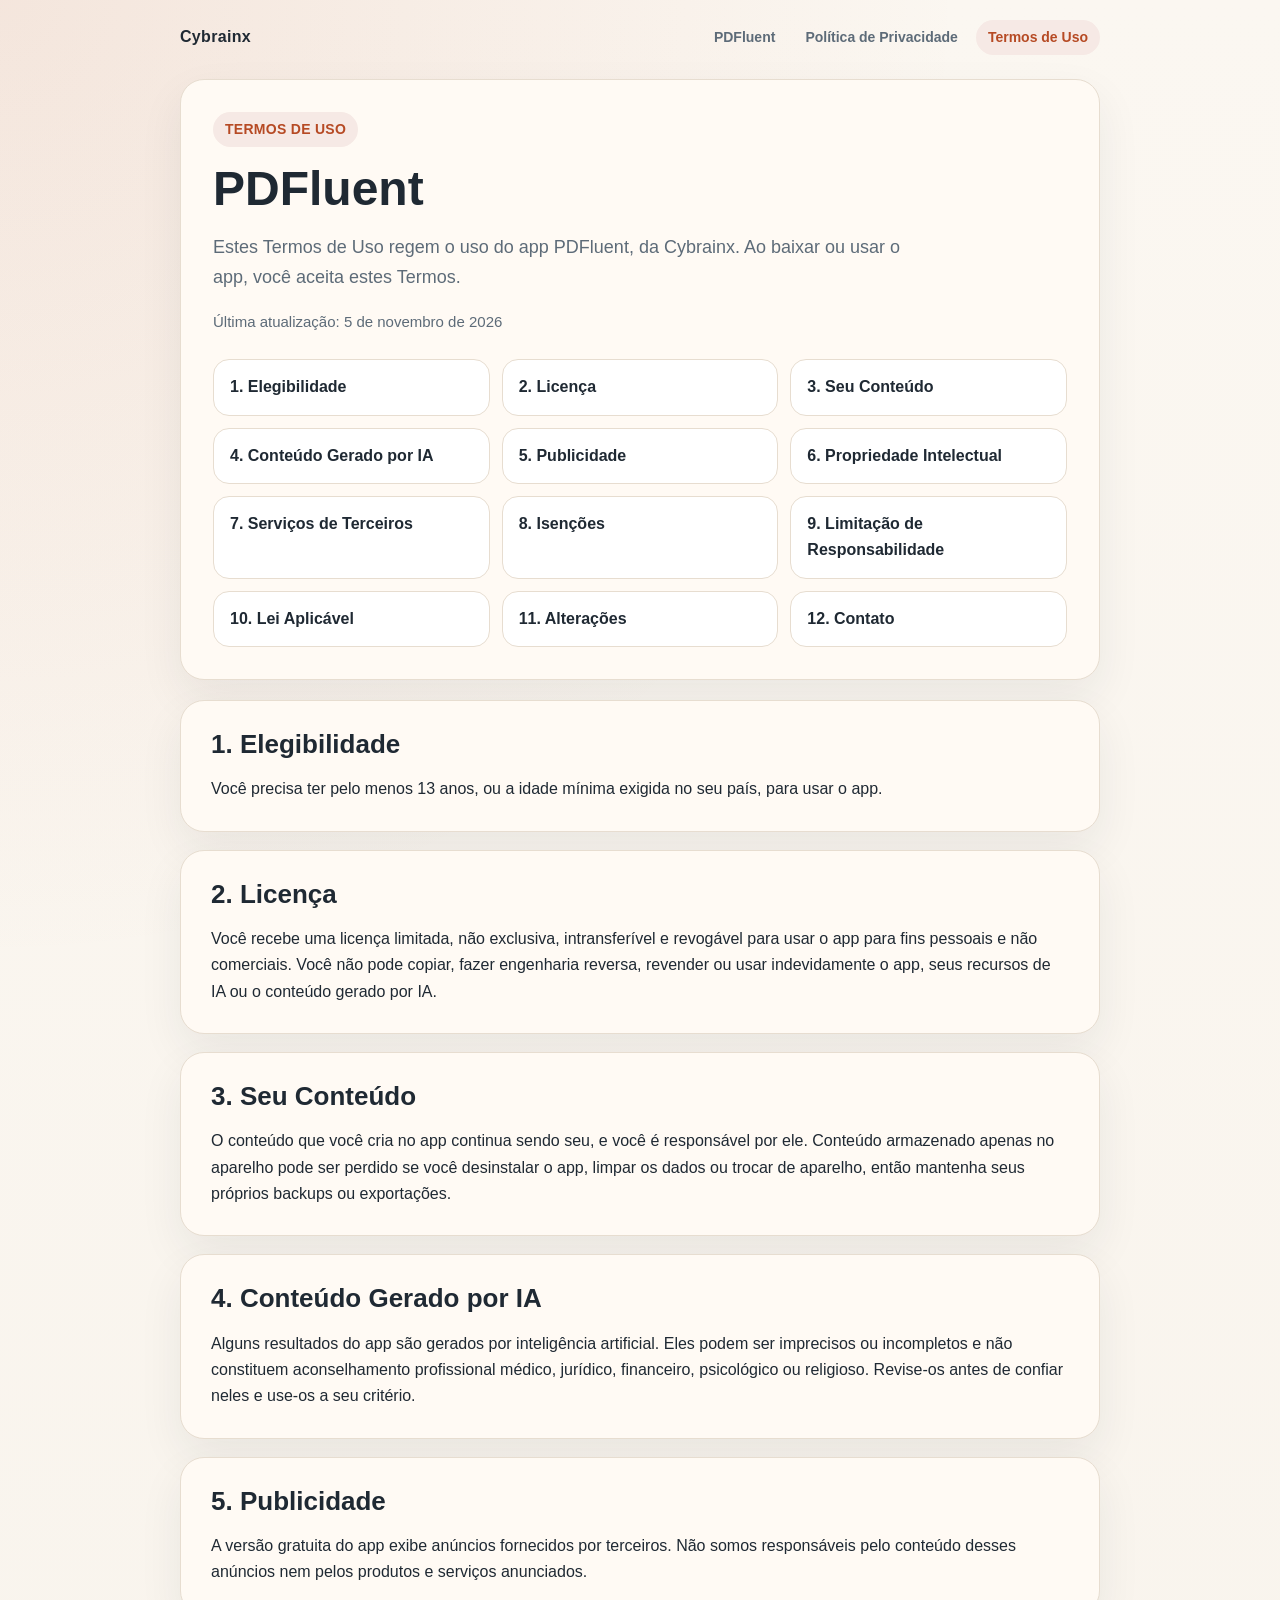
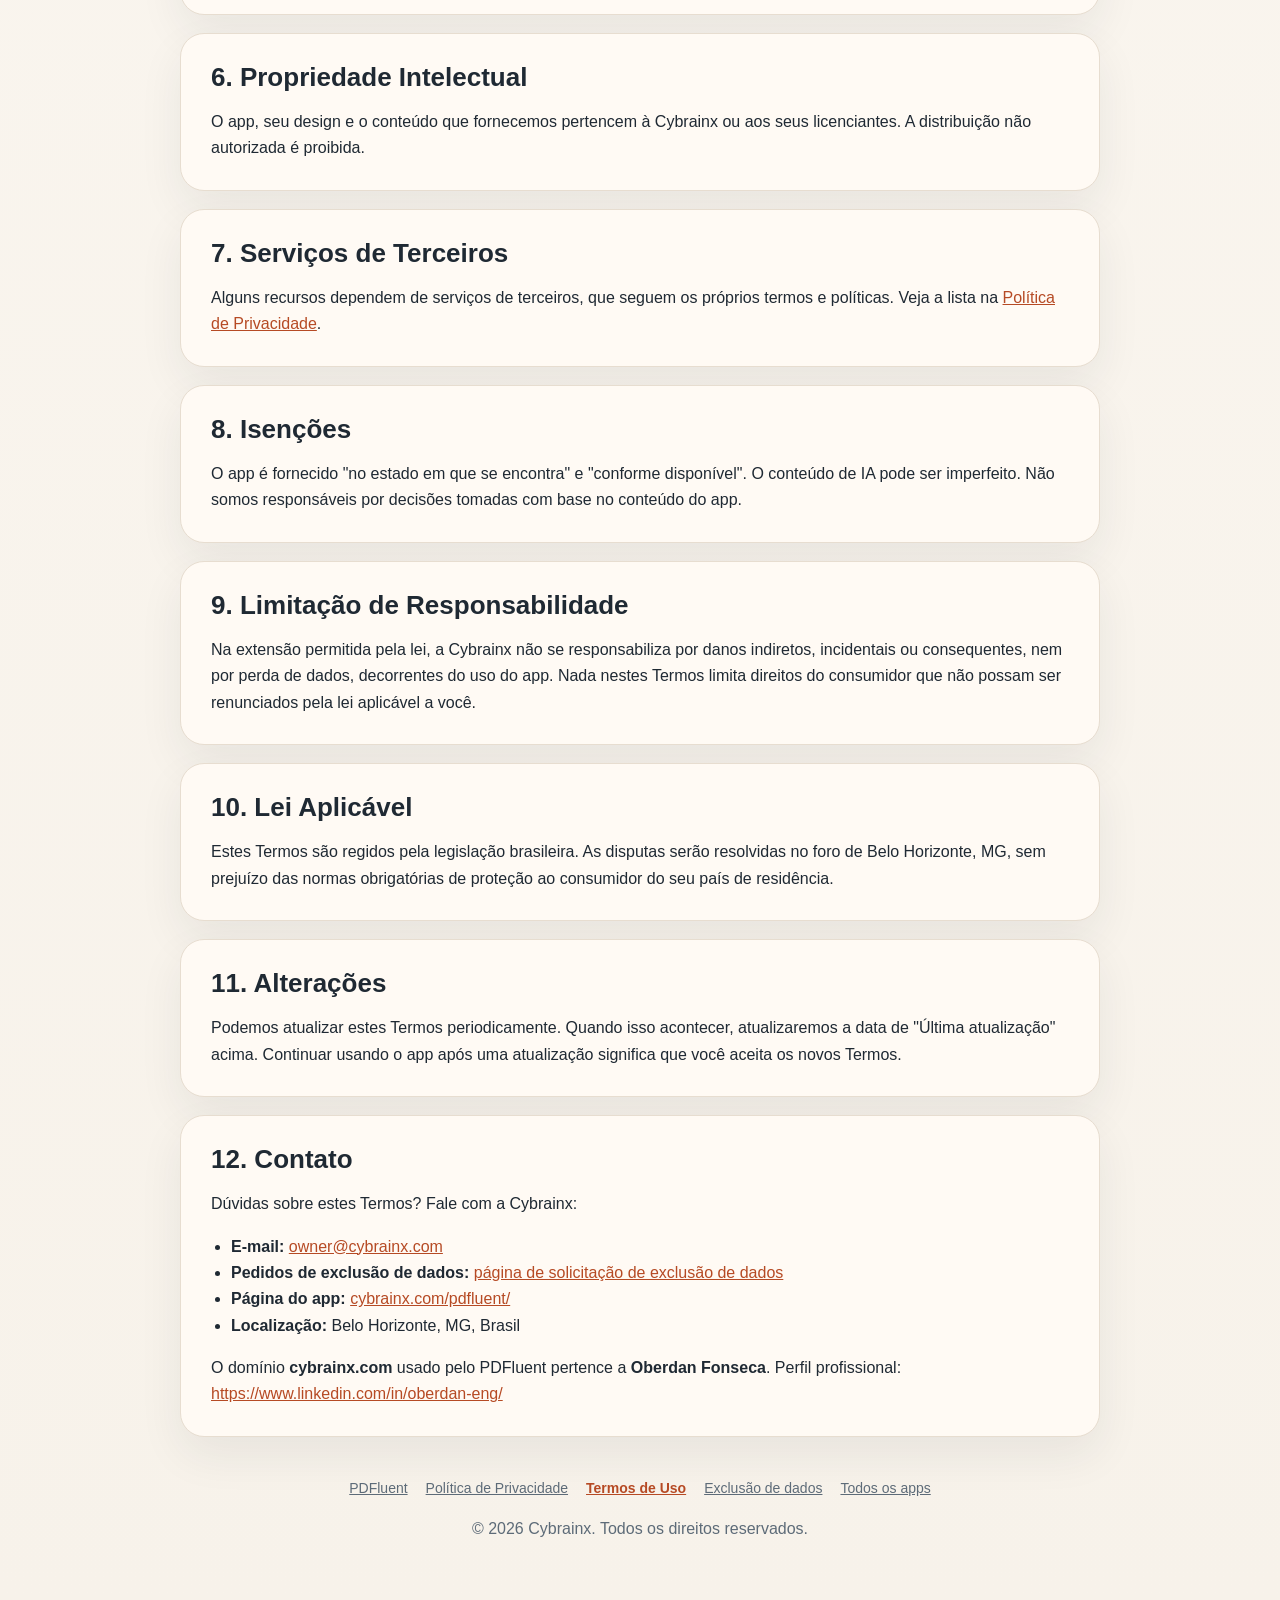
<file: pdfluent/terms-of-use.html>
<!DOCTYPE html>
<html lang="pt-BR">
  <head>
    <meta charset="UTF-8" />
    <meta name="viewport" content="width=device-width, initial-scale=1.0" />
    <meta name="generator" content="cybrainx-app-pages">
    <meta name="content-hash" content="17879eaf348a92c7">
    <!-- Generated from _apps/pdfluent.json — edit that file, not this one. -->
    <title>PDFluent Termos de Uso</title>
    <meta name="description" content="Estes Termos de Uso regem o uso do app PDFluent, da Cybrainx. Ao baixar ou usar o app, você aceita estes Termos." />
    <link rel="canonical" href="https://cybrainx.com/pdfluent/terms-of-use.html" />
    <link rel="stylesheet" href="../app-pages.css" />
    <style>:root { --accent: #B64A24; --accent-soft: #f6e9e5; }</style>
  </head>
  <body class="legal-doc">
    <header class="topbar">
      <a class="brand" href="../index.html">Cybrainx</a>
      <nav aria-label="PDFluent">
        <a href="index.html">PDFluent</a>
        <a href="privacy-policy.html">Política de Privacidade</a>
        <a href="terms-of-use.html" aria-current="page">Termos de Uso</a>
      </nav>
    </header>

    <main class="container">
      <section class="hero">
        <span class="pill">Termos de Uso</span>
        <h1>PDFluent</h1>
        <p class="lede">
          Estes Termos de Uso regem o uso do app PDFluent, da Cybrainx. Ao baixar ou usar o app, você aceita estes Termos.
        </p>
        <p class="meta" data-updated="2026-11-05">
          Última atualização: 5 de novembro de 2026
        </p>

        <nav class="toc" aria-label="Sumário">
          <a href="#eligibility">1. Elegibilidade</a>
          <a href="#license">2. Licença</a>
          <a href="#content">3. Seu Conteúdo</a>
          <a href="#ai">4. Conteúdo Gerado por IA</a>
          <a href="#ads">5. Publicidade</a>
          <a href="#ip">6. Propriedade Intelectual</a>
          <a href="#third-party">7. Serviços de Terceiros</a>
          <a href="#disclaimers">8. Isenções</a>
          <a href="#liability">9. Limitação de Responsabilidade</a>
          <a href="#law">10. Lei Aplicável</a>
          <a href="#changes">11. Alterações</a>
          <a href="#contact">12. Contato</a>
        </nav>
      </section>

      <section class="section" id="eligibility">
        <h2>1. Elegibilidade</h2>
        <p>Você precisa ter pelo menos 13 anos, ou a idade mínima exigida no seu país, para usar o app.</p>
      </section>

      <section class="section" id="license">
        <h2>2. Licença</h2>
        <p>Você recebe uma licença limitada, não exclusiva, intransferível e revogável para usar o app para fins pessoais e não comerciais. Você não pode copiar, fazer engenharia reversa, revender ou usar indevidamente o app, seus recursos de IA ou o conteúdo gerado por IA.</p>
      </section>

      <section class="section" id="content">
        <h2>3. Seu Conteúdo</h2>
        <p>O conteúdo que você cria no app continua sendo seu, e você é responsável por ele. Conteúdo armazenado apenas no aparelho pode ser perdido se você desinstalar o app, limpar os dados ou trocar de aparelho, então mantenha seus próprios backups ou exportações.</p>
      </section>

      <section class="section" id="ai">
        <h2>4. Conteúdo Gerado por IA</h2>
        <p>Alguns resultados do app são gerados por inteligência artificial. Eles podem ser imprecisos ou incompletos e não constituem aconselhamento profissional médico, jurídico, financeiro, psicológico ou religioso. Revise-os antes de confiar neles e use-os a seu critério.</p>
      </section>

      <section class="section" id="ads">
        <h2>5. Publicidade</h2>
        <p>A versão gratuita do app exibe anúncios fornecidos por terceiros. Não somos responsáveis pelo conteúdo desses anúncios nem pelos produtos e serviços anunciados.</p>
      </section>

      <section class="section" id="ip">
        <h2>6. Propriedade Intelectual</h2>
        <p>O app, seu design e o conteúdo que fornecemos pertencem à Cybrainx ou aos seus licenciantes. A distribuição não autorizada é proibida.</p>
      </section>

      <section class="section" id="third-party">
        <h2>7. Serviços de Terceiros</h2>
        <p>Alguns recursos dependem de serviços de terceiros, que seguem os próprios termos e políticas. Veja a lista na <a href="privacy-policy.html">Política de Privacidade</a>.</p>
      </section>

      <section class="section" id="disclaimers">
        <h2>8. Isenções</h2>
        <p>O app é fornecido "no estado em que se encontra" e "conforme disponível". O conteúdo de IA pode ser imperfeito. Não somos responsáveis por decisões tomadas com base no conteúdo do app.</p>
      </section>

      <section class="section" id="liability">
        <h2>9. Limitação de Responsabilidade</h2>
        <p>Na extensão permitida pela lei, a Cybrainx não se responsabiliza por danos indiretos, incidentais ou consequentes, nem por perda de dados, decorrentes do uso do app. Nada nestes Termos limita direitos do consumidor que não possam ser renunciados pela lei aplicável a você.</p>
      </section>

      <section class="section" id="law">
        <h2>10. Lei Aplicável</h2>
        <p>Estes Termos são regidos pela legislação brasileira. As disputas serão resolvidas no foro de Belo Horizonte, MG, sem prejuízo das normas obrigatórias de proteção ao consumidor do seu país de residência.</p>
      </section>

      <section class="section" id="changes">
        <h2>11. Alterações</h2>
        <p>Podemos atualizar estes Termos periodicamente. Quando isso acontecer, atualizaremos a data de "Última atualização" acima. Continuar usando o app após uma atualização significa que você aceita os novos Termos.</p>
      </section>

      <section class="section" id="contact">
        <h2>12. Contato</h2>
        <p>Dúvidas sobre estes Termos? Fale com a Cybrainx:</p>
        <ul>
          <li><strong>E-mail:</strong> <a href="mailto:owner@cybrainx.com">owner@cybrainx.com</a></li>
          <li><strong>Pedidos de exclusão de dados:</strong> <a href="../data-deletion-request.html?app=pdfluent">página de solicitação de exclusão de dados</a></li>
          <li><strong>Página do app:</strong> <a href="index.html">cybrainx.com/pdfluent/</a></li>
          <li><strong>Localização:</strong> Belo Horizonte, MG, Brasil</li>
        </ul>
        <p>O domínio <strong>cybrainx.com</strong> usado pelo PDFluent pertence a <strong>Oberdan Fonseca</strong>. Perfil profissional: <a href="https://www.linkedin.com/in/oberdan-eng/" target="_blank" rel="noopener">https://www.linkedin.com/in/oberdan-eng/</a></p>
      </section>
    </main>

    <footer class="site-footer">
      <div class="footer-links">
        <a href="index.html">PDFluent</a>
        <a href="privacy-policy.html">Política de Privacidade</a>
        <a href="terms-of-use.html" aria-current="page">Termos de Uso</a>
        <a href="../data-deletion-request.html?app=pdfluent">Exclusão de dados</a>
        <a href="../index.html#apps">Todos os apps</a>
      </div>
      <p>&copy; 2026 Cybrainx. Todos os direitos reservados.</p>
    </footer>
  </body>
</html>
</file>
<file: orbit-mind/style.css>
:root { color-scheme: dark; --bg: #0b0d14; --surface: #151922; --ink: #f2f5fb; --muted: #afb8ca; --teal: #5bdad7; --violet: #b897ff; --line: #303646; }
* { box-sizing: border-box; }
html { scroll-behavior: smooth; scroll-padding-top: 90px; }
body { margin: 0; background: radial-gradient(ellipse at 85% 14%, #8050e81a, transparent 42%), radial-gradient(ellipse at 8% 30%, #00a7a814, transparent 38%), var(--bg); color: var(--ink); font-family: Inter, -apple-system, BlinkMacSystemFont, "Segoe UI", sans-serif; font-size: 16px; line-height: 1.7; }
a { color: var(--teal); text-underline-offset: .25em; }
button, a { -webkit-tap-highlight-color: transparent; }
a:focus-visible { outline: 3px solid var(--teal); outline-offset: 5px; }
.skip-link { position: absolute; top: -80px; left: 16px; z-index: 10; padding: 8px 18px; color: var(--bg); background: var(--teal); }
.skip-link:focus { top: 12px; }
.topbar { max-width: 1200px; padding: 24px 28px; margin: auto; display: flex; justify-content: space-between; align-items: center; gap: 24px; border-bottom: 1px solid var(--line); }
.brand { display: flex; align-items: center; gap: 12px; color: var(--ink); font-weight: 750; font-size: 20px; text-decoration: none; white-space: nowrap; }
.brand img { border-radius: 10px; }
nav { display: flex; flex-wrap: wrap; gap: 24px; }
nav a { color: var(--muted); text-decoration: none; font-size: 14px; }
nav a:hover { color: var(--ink); }
main { max-width: 1200px; margin: auto; padding: 0 28px; }
.hero { display: grid; grid-template-columns: 1fr 1fr; gap: 40px; align-items: center; padding: 100px 0 90px; }
.eyebrow { color: var(--teal); font-size: 12px; font-weight: 700; text-transform: uppercase; letter-spacing: .1em; margin: 0 0 18px; }
h1, h2, h3, p { margin-top: 0; }
h1 { font-size: clamp(42px, 5.2vw, 68px); line-height: 1.08; letter-spacing: -.045em; margin-bottom: 24px; }
h1 span { color: var(--teal); }
h2 { font-size: clamp(30px, 3.2vw, 42px); line-height: 1.2; letter-spacing: -.035em; margin-bottom: 24px; }
h3 { font-size: 19px; line-height: 1.35; margin-bottom: 12px; }
p { color: var(--muted); margin-bottom: 20px; }
.intro { font-size: 19px; max-width: 480px; }
.actions { display: flex; flex-wrap: wrap; gap: 12px; margin: 30px 0 24px; }
.button { display: inline-flex; align-items: center; justify-content: center; gap: 16px; min-height: 48px; padding: 12px 22px; border-radius: 12px; font-weight: 650; font-size: 15px; text-decoration: none; }
.primary { background: linear-gradient(115deg, #57cdd0, #b18ef2); color: #101222; }
.primary:hover { filter: brightness(1.1); }
.secondary { color: var(--ink); border: 1px solid var(--line); background: #ffffff04; }
.secondary:hover { border-color: var(--muted); }
.highlights { display: flex; flex-wrap: wrap; gap: 8px; }
.highlights span { color: var(--muted); border: 1px solid var(--line); border-radius: 30px; padding: 5px 12px; font-size: 12px; }
.availability { font-size: 13px; margin: 16px 0 0; }
.map-preview { margin: 0; border: 1px solid var(--line); border-radius: 24px; background: linear-gradient(150deg, #1b2030, #11141d); padding: 12px; box-shadow: 0 30px 80px #0003; }
.map-preview img { display: block; max-width: 100%; width: 100%; height: auto; }
figcaption { color: var(--muted); text-align: center; font-size: 12px; padding: 2px 12px 16px; }
.section { padding: 70px 0; border-top: 1px solid var(--line); }
.features { display: grid; grid-template-columns: repeat(3, 1fr); gap: 16px; margin-top: 34px; }
.features article { padding: 28px; background: #151922ad; border: 1px solid var(--line); border-radius: 18px; }
.features p { margin-bottom: 0; font-size: 14px; }
.feature-number { display: block; color: var(--violet); font-family: ui-monospace, monospace; font-size: 12px; margin-bottom: 26px; }
.workflow { display: grid; grid-template-columns: 1fr 1fr; gap: 80px; }
.workflow ol { margin: 0; padding: 0; list-style: none; display: grid; gap: 24px; }
.workflow li { display: flex; gap: 20px; }
.workflow li > span { display: flex; flex: 0 0 42px; height: 42px; align-items: center; justify-content: center; border: 1px solid var(--line); border-radius: 50%; color: var(--teal); }
.workflow li p { margin: 0; font-size: 14px; }
.plans-lead { max-width: 740px; }
.plans { display: grid; grid-template-columns: repeat(4, 1fr); gap: 16px; margin-top: 34px; }
.plans article { display: flex; flex-direction: column; padding: 28px; background: #151922ad; border: 1px solid var(--line); border-radius: 18px; }
.plans article.highlight { border-color: var(--teal); box-shadow: 0 0 0 1px #5bdad733 inset; }
.plans h3 { margin-bottom: 8px; }
.plans .price { color: var(--ink); font-weight: 700; font-size: 15px; margin-bottom: 14px; }
.plans .price span { color: var(--muted); font-weight: 500; font-size: 13px; }
.plans .plan-intro { font-size: 13px; margin-bottom: 10px; }
.plans ul { margin: 0; padding-left: 18px; }
.plans li { color: var(--muted); font-size: 14px; margin-bottom: 8px; }
.plans li:last-child { color: var(--ink); margin-bottom: 0; }
.plans-note { max-width: 860px; font-size: 13px; margin: 24px 0 0; }
.trust > p:not(.eyebrow) { max-width: 740px; }
.legal-links { display: grid; grid-template-columns: repeat(3, 1fr); gap: 16px; margin-top: 30px; }
.legal-links a { display: grid; gap: 8px; padding: 24px; border: 1px solid var(--line); border-radius: 16px; text-decoration: none; }
.legal-links a:hover { border-color: var(--teal); }
.legal-links strong { color: var(--ink); font-size: 16px; }
.legal-links span { color: var(--muted); font-size: 13px; }
.closing { text-align: center; padding-bottom: 90px; }
footer { max-width: 1200px; margin: auto; padding: 26px 28px 40px; border-top: 1px solid var(--line); display: flex; justify-content: space-between; gap: 24px; }
footer p { margin: 0; font-size: 13px; }
footer nav { gap: 18px; }
.legal-page { max-width: 840px; padding-top: 64px; padding-bottom: 72px; }
.legal-page h1 { font-size: clamp(34px, 5vw, 48px); }
.legal-page h2 { font-size: 25px; margin: 0 0 14px; }
.legal-page h3 { margin-top: 24px; }
.legal-page section { margin: 32px 0; padding: 28px; border: 1px solid var(--line); border-radius: 18px; background: var(--surface); }
.legal-page li { color: var(--muted); margin-bottom: 12px; }
.legal-page ul, .legal-page ol { padding-left: 22px; }
.legal-page a { overflow-wrap: anywhere; }
.legal-page p:last-child, .legal-page li:last-child { margin-bottom: 0; }
.notice { padding: 20px; border-left: 3px solid var(--teal); border-radius: 0 12px 12px 0; background: #00a7a80d; }
.legal-page .actions { margin-bottom: 12px; }
@media (max-width: 920px) { .hero { gap: 24px; padding: 70px 0; } .features, .plans { grid-template-columns: repeat(2, 1fr); } .workflow { gap: 35px; } .legal-links { grid-template-columns: 1fr; } footer { flex-direction: column; } }
@media (max-width: 680px) { .topbar { padding: 18px 20px; align-items: flex-start; flex-direction: column; gap: 14px; } nav { gap: 20px; } main { padding: 0 20px; } .hero { grid-template-columns: 1fr; padding: 54px 0; } .hero-copy { max-width: 540px; } .map-preview { margin-top: 10px; } .features, .plans, .workflow { grid-template-columns: 1fr; } .plans article { padding: 24px; } .section { padding: 48px 0; } .features article { padding: 24px; } .legal-page { padding-top: 40px; padding-bottom: 48px; } .legal-page section { padding: 22px; } footer { padding: 24px 20px 32px; } }
@media (prefers-reduced-motion: reduce) { html { scroll-behavior: auto; } }

/* Keep the launch action beside the brand on phones and let the section links wrap below. */
.product-topbar { flex-wrap: wrap; }
.product-topbar nav { margin-left: auto; }
.header-launch { flex-shrink: 0; min-height: 44px; padding: 10px 16px; }
@media (max-width: 680px) {
  .product-topbar { display: grid; grid-template-columns: minmax(0, 1fr) auto; align-items: center; }
  .product-topbar nav { grid-column: 1 / -1; grid-row: 2; margin: 0; gap: 6px 16px; }
  .product-topbar nav a { display: inline-flex; align-items: center; min-height: 40px; }
  .header-launch { grid-column: 2; grid-row: 1; }
  .hero .actions .button { flex: 1 1 175px; justify-content: center; }
}
</file>
<file: app-pages.css>
/* generated by cybrainx-app-pages — do not edit; change _generator/templates.mjs */

/* ============ App landing pages (body.app-page, on top of ../style.css) ============ */

body.app-page::before {
    background: radial-gradient(circle at 18% 12%, rgba(var(--app-rgb), 0.16) 0%, transparent 45%),
                radial-gradient(circle at 85% 80%, rgba(var(--app-rgb), 0.08) 0%, transparent 50%),
                #0f172a;
}

.app-page .app-hero { min-height: 88vh; }
.app-page .app-hero h1 { max-width: 16ch; }
.app-page .app-hero p { margin-left: auto; margin-right: auto; }

.app-icon {
    width: 104px; height: 104px;
    border-radius: 28px;
    display: flex; align-items: center; justify-content: center;
    background: linear-gradient(135deg, var(--app-1), var(--app-2));
    color: #fff;
    font-size: 2.8rem;
    margin-bottom: 1.6rem;
    box-shadow: 0 18px 50px rgba(var(--app-rgb), 0.35);
    overflow: hidden;
}
.app-icon img { width: 100%; height: 100%; object-fit: cover; }

.app-page .hero-badge {
    color: var(--app-link);
    background: rgba(var(--app-rgb), 0.12);
    border-color: rgba(var(--app-rgb), 0.35);
}

.app-page .cta-button { background: linear-gradient(135deg, var(--app-1), var(--app-2)); }
.app-page .cta-button:hover { box-shadow: 0 12px 28px rgba(var(--app-rgb), 0.35); }
.app-page .cta-button.secondary {
    background: rgba(255, 255, 255, 0.06);
    border: 1px solid rgba(255, 255, 255, 0.18);
}

.store-buttons { display: flex; flex-wrap: wrap; gap: 0.8rem; justify-content: center; }

.coming-soon {
    display: inline-flex; align-items: center; gap: 0.5rem;
    padding: 0.8rem 1.6rem;
    border-radius: 50px;
    border: 1px dashed rgba(var(--app-rgb), 0.6);
    color: var(--app-link);
    font-weight: 600;
}

.pills { display: flex; flex-wrap: wrap; gap: 0.6rem; justify-content: center; margin-top: 2rem; }
.pills .pill {
    padding: 0.45rem 1rem;
    border-radius: 99px;
    background: rgba(255, 255, 255, 0.06);
    border: 1px solid rgba(255, 255, 255, 0.1);
    color: var(--text-secondary);
    font-size: 0.85rem;
}

.app-page .card.feature { cursor: default; }
.app-page .card.feature:hover { border-color: rgba(var(--app-rgb), 0.5); }
.app-page .card.feature p { margin-bottom: 0; }
.feature-icon {
    width: 48px; height: 48px;
    border-radius: 14px;
    display: flex; align-items: center; justify-content: center;
    background: rgba(var(--app-rgb), 0.14);
    color: var(--app-link);
    font-size: 1.2rem;
    margin-bottom: 1.1rem;
}

.app-section { padding: 5rem 8%; }
.app-page section.apps { padding-top: 3rem; }

.screens {
    display: flex; gap: 1rem;
    overflow-x: auto;
    scroll-snap-type: x mandatory;
    padding-bottom: 1rem;
}
.screens img {
    height: 440px; width: auto;
    border-radius: 22px;
    border: var(--glass-border);
    scroll-snap-align: start;
    flex-shrink: 0;
}

.plans {
    display: grid;
    grid-template-columns: repeat(auto-fit, minmax(260px, 1fr));
    gap: 1.5rem;
    max-width: 900px;
    margin: 0 auto;
}
.plan {
    background: var(--bg-card);
    border: var(--glass-border);
    border-radius: 20px;
    padding: 2rem;
}
.plan.highlight { border-color: rgba(var(--app-rgb), 0.6); box-shadow: 0 18px 40px rgba(var(--app-rgb), 0.15); }
.plan h3 { font-size: 1.3rem; margin-bottom: 0.4rem; }
.plan.highlight h3 { color: var(--app-link); }
.plan .price { font-size: 2rem; font-weight: 800; margin-bottom: 1rem; }
.plan ul { list-style: none; }
.plan li { color: var(--text-secondary); padding: 0.35rem 0; }
.plan li::before { content: '✓'; color: var(--app-link); margin-right: 0.6rem; font-weight: 700; }

.app-legal { text-align: center; }
.legal-intro { color: var(--text-secondary); max-width: 620px; margin: -1rem auto 2.5rem; }
.legal-links {
    display: grid;
    grid-template-columns: repeat(auto-fit, minmax(220px, 1fr));
    gap: 1rem;
    max-width: 1000px;
    margin: 0 auto;
    text-align: left;
}
.legal-link {
    display: flex; gap: 1rem; align-items: flex-start;
    padding: 1.3rem 1.4rem;
    border-radius: 18px;
    background: var(--bg-card);
    border: var(--glass-border);
    color: var(--text-secondary);
    text-decoration: none;
    font-size: 0.88rem;
    transition: transform 0.3s, border-color 0.3s;
}
.legal-link:hover { transform: translateY(-4px); border-color: rgba(var(--app-rgb), 0.55); }
.legal-link i { color: var(--app-link); font-size: 1.3rem; margin-top: 0.15rem; }
.legal-link strong { display: block; color: var(--text-primary); font-size: 1rem; margin-bottom: 0.2rem; }

.app-page .nav-links a.back-link { color: var(--app-link); }
.app-page .footer-links a:hover { color: var(--app-link); }

@media (max-width: 768px) {
    .app-section { padding: 4rem 5%; }
    .screens img { height: 360px; }
}

/* ============ Legal pages (body.legal-doc) — Inspire Me Now layout ============ */

.legal-doc {
    --bg: #f7f2ea;
    --card: #fffaf4;
    --text: #1f2933;
    --muted: #5d6b78;
    --line: #e7ddd0;
    margin: 0;
    font-family: -apple-system, BlinkMacSystemFont, "Segoe UI", sans-serif;
    line-height: 1.65;
    background:
        radial-gradient(circle at top left, color-mix(in srgb, var(--accent) 10%, transparent), transparent 28%),
        linear-gradient(180deg, #fbf7f1 0%, var(--bg) 100%);
    color: var(--text);
    min-height: 100vh;
}
.legal-doc * { box-sizing: border-box; }

.legal-doc .topbar {
    width: min(920px, calc(100% - 32px));
    margin: 0 auto;
    padding: 20px 0 0;
    display: flex;
    flex-wrap: wrap;
    gap: 10px 20px;
    align-items: center;
    justify-content: space-between;
}
.legal-doc .brand {
    font-weight: 800;
    letter-spacing: 0.02em;
    color: var(--text);
    text-decoration: none;
}
.legal-doc .topbar nav { display: flex; flex-wrap: wrap; gap: 6px; }
.legal-doc .topbar nav a {
    padding: 6px 12px;
    border-radius: 999px;
    color: var(--muted);
    text-decoration: none;
    font-size: 14px;
    font-weight: 600;
}
.legal-doc .topbar nav a:hover { color: var(--text); }
.legal-doc .topbar nav a[aria-current="page"] { background: var(--accent-soft); color: var(--accent); }

.legal-doc .container {
    width: min(920px, calc(100% - 32px));
    margin: 0 auto;
    padding: 24px 0 40px;
}

.legal-doc .hero,
.legal-doc .section {
    background: var(--card);
    border: 1px solid var(--line);
    border-radius: 24px;
    box-shadow: 0 18px 45px rgba(31, 41, 51, 0.07);
}
.legal-doc .hero { padding: 32px; margin-bottom: 20px; }

.legal-doc .pill {
    display: inline-flex;
    align-items: center;
    padding: 6px 12px;
    border-radius: 999px;
    background: var(--accent-soft);
    color: var(--accent);
    font-size: 14px;
    font-weight: 700;
    letter-spacing: 0.02em;
    text-transform: uppercase;
}

.legal-doc h1 { margin: 16px 0 10px; font-size: clamp(32px, 5vw, 48px); line-height: 1.08; }
.legal-doc h2 { margin: 0 0 14px; font-size: 26px; line-height: 1.2; }
.legal-doc h3 { margin: 24px 0 10px; font-size: 18px; line-height: 1.3; }
.legal-doc p, .legal-doc li { font-size: 16px; }
.legal-doc .lede { font-size: 18px; color: var(--muted); max-width: 720px; }
.legal-doc .meta { margin-top: 18px; color: var(--muted); font-size: 15px; }

.legal-doc .toc {
    display: grid;
    grid-template-columns: repeat(auto-fit, minmax(220px, 1fr));
    gap: 12px;
    margin-top: 24px;
}
.legal-doc .toc a {
    display: block;
    text-decoration: none;
    color: var(--text);
    background: #ffffff;
    border: 1px solid var(--line);
    border-radius: 16px;
    padding: 14px 16px;
    font-weight: 600;
}
.legal-doc .toc a:hover { border-color: #cfc2b2; }

.legal-doc .section { padding: 28px 30px; margin-top: 18px; scroll-margin-top: 16px; }
.legal-doc .section > :last-child,
.legal-doc .hero > :last-child { margin-bottom: 0; }
.legal-doc ul { margin: 10px 0 0 20px; padding: 0; }
.legal-doc a { color: var(--accent); }

.legal-doc .note {
    border-left: 4px solid var(--accent);
    padding: 14px 16px;
    background: color-mix(in srgb, var(--accent-soft) 45%, #ffffff);
    border-radius: 12px;
    color: var(--muted);
    margin-top: 14px;
}

.legal-doc .grid {
    display: grid;
    grid-template-columns: repeat(auto-fit, minmax(240px, 1fr));
    gap: 16px;
}
.legal-doc .card {
    background: #ffffff;
    border: 1px solid var(--line);
    border-radius: 18px;
    padding: 18px;
}
.legal-doc .card strong { display: block; margin-bottom: 8px; }

.legal-doc .site-footer {
    width: min(920px, calc(100% - 32px));
    margin: 0 auto;
    padding: 0 0 48px;
    color: var(--muted);
    font-size: 14px;
    text-align: center;
}
.legal-doc .site-footer .footer-links {
    display: flex;
    flex-wrap: wrap;
    justify-content: center;
    gap: 6px 18px;
    margin-bottom: 8px;
}
.legal-doc .site-footer a { color: var(--muted); }
.legal-doc .site-footer a[aria-current="page"] { color: var(--accent); font-weight: 700; }

@media (max-width: 640px) {
    .legal-doc .container { width: min(100% - 20px, 920px); padding-top: 16px; padding-bottom: 28px; }
    .legal-doc .topbar, .legal-doc .site-footer { width: min(100% - 20px, 920px); }
    .legal-doc .hero, .legal-doc .section { border-radius: 20px; padding: 22px 18px; }
}
</file>
